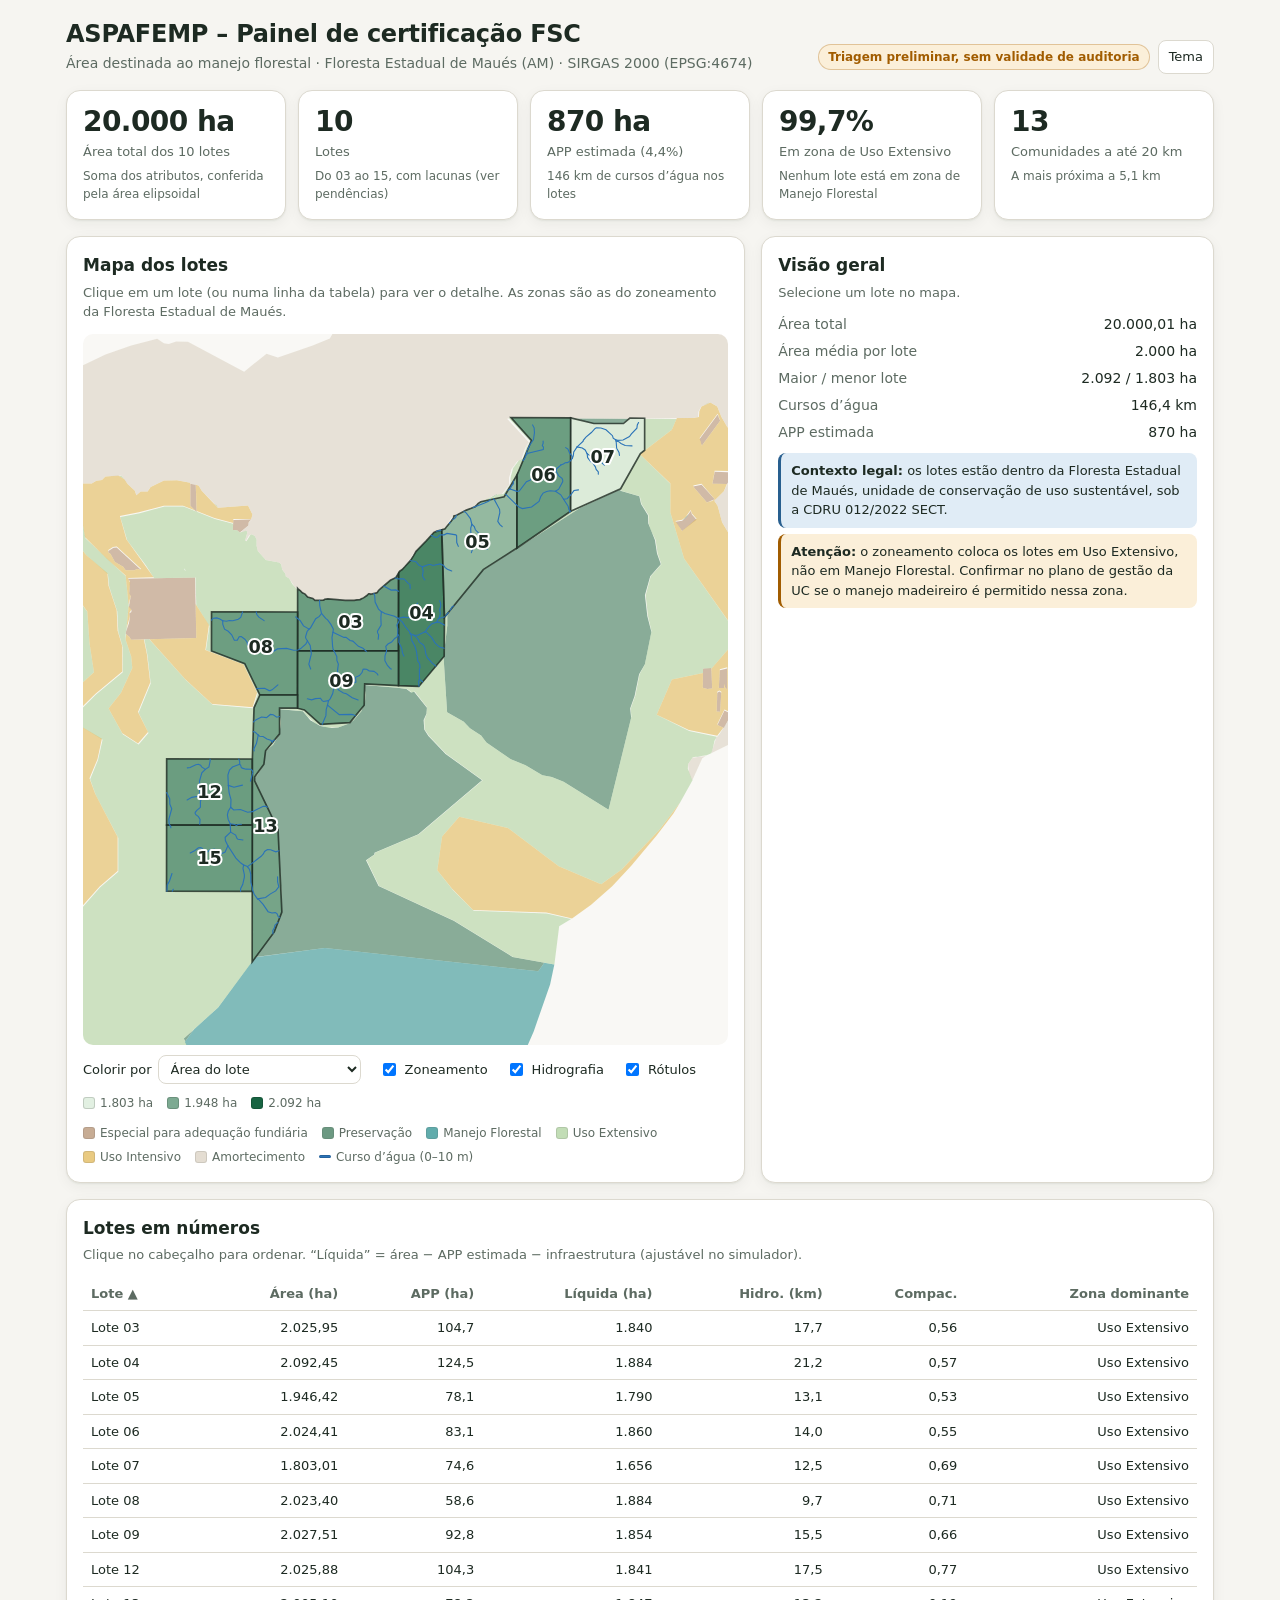
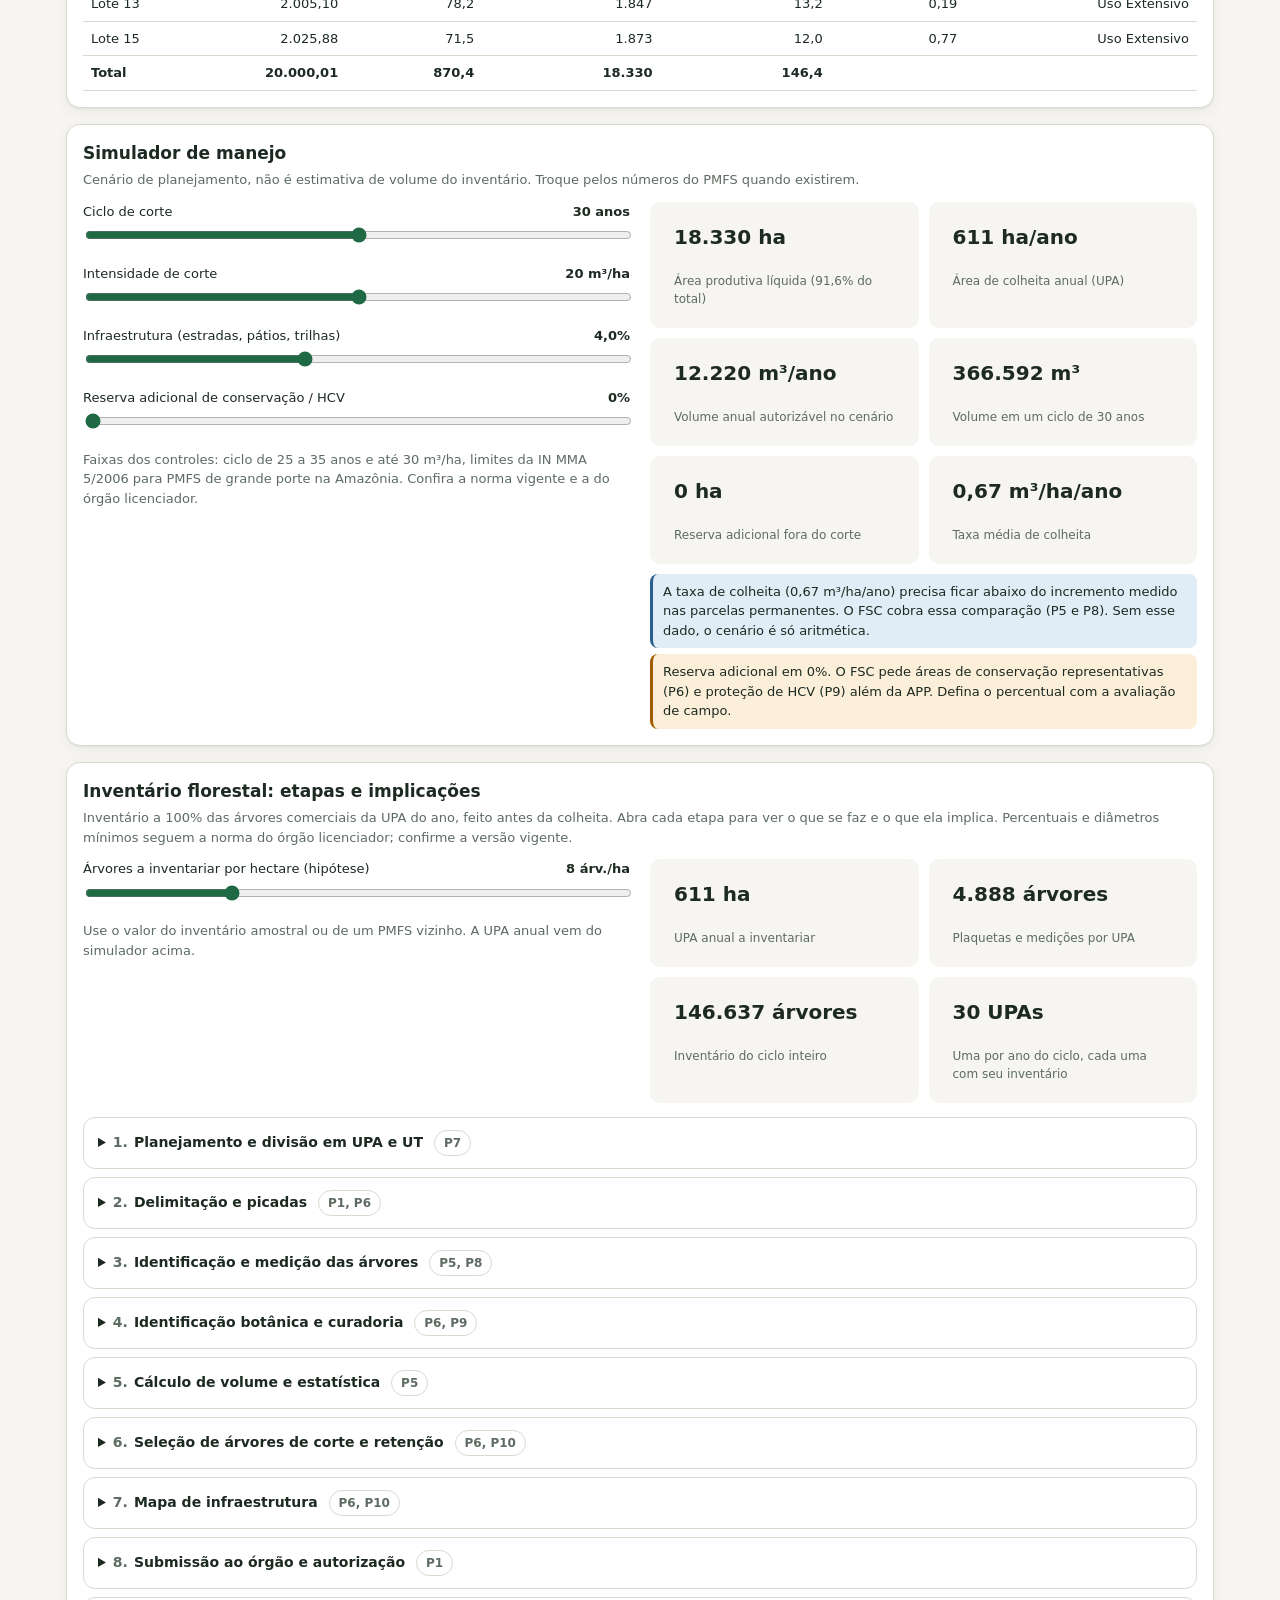
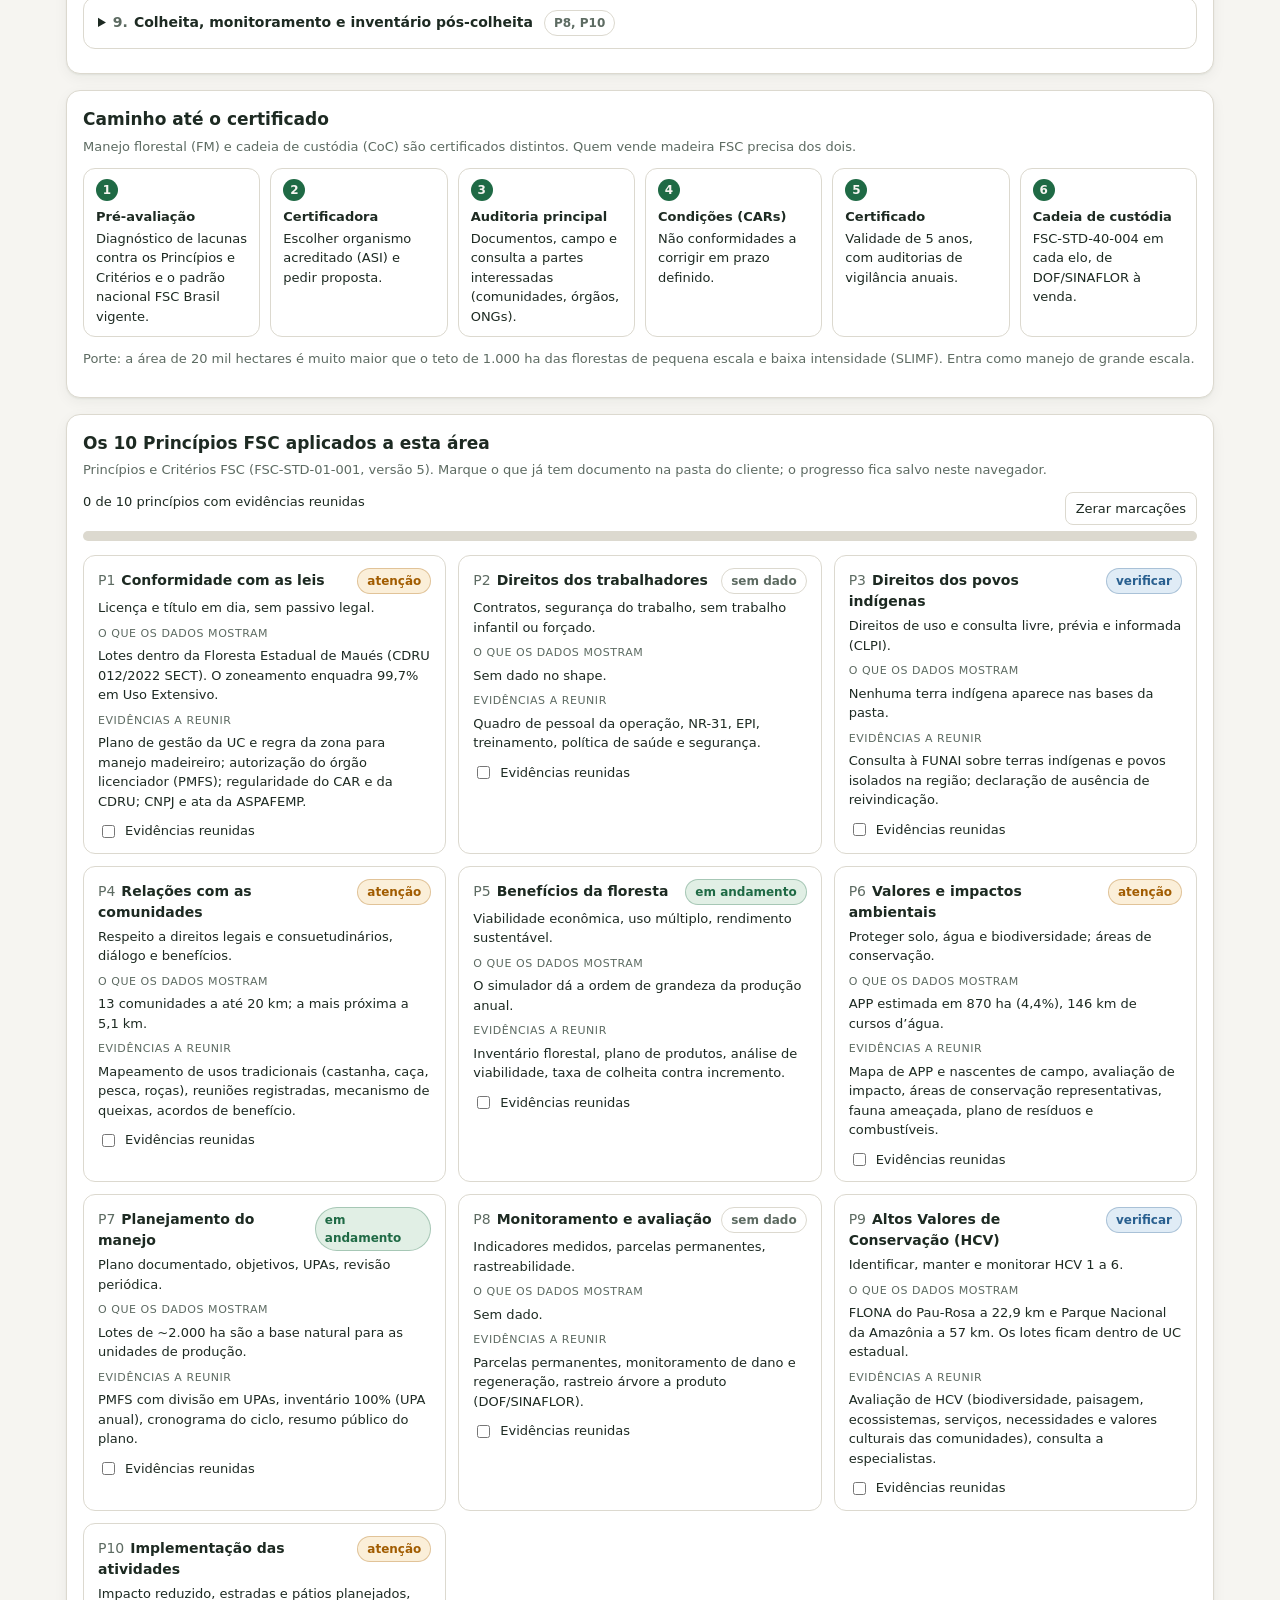
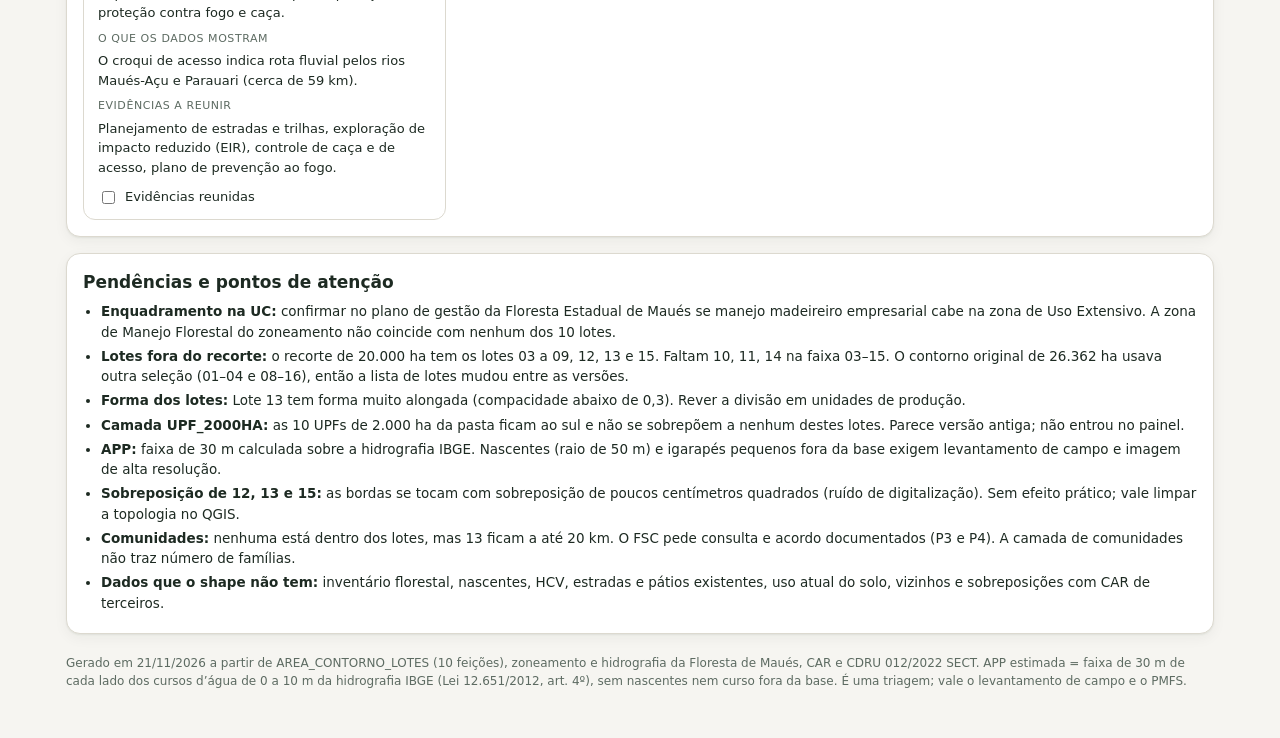
<file: PAINEL_FSC_ASPAFEMP_v1.html>
<!doctype html>
<html lang="pt-BR">
<head>
<meta charset="utf-8">
<meta name="viewport" content="width=device-width, initial-scale=1">
<title>Painel FSC – ASPAFEMP</title>
<style>
:root{
  --bg:#f6f5f1; --surface:#ffffff; --ink:#1d2a22; --muted:#5d6b62; --line:#dcd9cf;
  --accent:#1f6a45; --accent-soft:#e1efe5; --warn:#a15c00; --warn-soft:#fbefd9; --bad:#a32d2d; --bad-soft:#f8e1e1; --ok:#1f6a45; --info:#285f8f; --info-soft:#e0ecf6;
  --water:#2b73b8; --shadow:0 1px 2px rgba(20,30,25,.06),0 4px 14px rgba(20,30,25,.05);
}
@media (prefers-color-scheme:dark){
  :root:not([data-theme="light"]){
    --bg:#121814; --surface:#1b231e; --ink:#e8efe9; --muted:#a2b0a7; --line:#2f3b34;
    --accent:#6fcf97; --accent-soft:#1f3a2b; --warn:#f0b35a; --warn-soft:#3a2c12; --bad:#f08a8a; --bad-soft:#3d1f1f; --ok:#6fcf97; --info:#7fb6e8; --info-soft:#1c2f42;
    --water:#6aaee8; --shadow:none;
  }
}
:root[data-theme="dark"]{
  --bg:#121814; --surface:#1b231e; --ink:#e8efe9; --muted:#a2b0a7; --line:#2f3b34;
  --accent:#6fcf97; --accent-soft:#1f3a2b; --warn:#f0b35a; --warn-soft:#3a2c12; --bad:#f08a8a; --bad-soft:#3d1f1f; --ok:#6fcf97; --info:#7fb6e8; --info-soft:#1c2f42;
  --water:#6aaee8; --shadow:none;
}
*{box-sizing:border-box}
html{-webkit-text-size-adjust:100%}
body{margin:0;background:var(--bg);color:var(--ink);font:15px/1.5 system-ui,-apple-system,"Segoe UI",Roboto,sans-serif}
.wrap{max-width:1180px;margin:0 auto;padding:20px 16px 48px}
header{display:flex;flex-wrap:wrap;gap:12px;align-items:flex-end;justify-content:space-between;margin-bottom:16px}
h1{font-size:24px;line-height:1.2;margin:0 0 4px;letter-spacing:-.01em}
.sub{color:var(--muted);font-size:14px}
.chip{display:inline-block;font-size:12px;font-weight:600;padding:3px 9px;border-radius:999px;background:var(--warn-soft);color:var(--warn);border:1px solid color-mix(in srgb,var(--warn) 30%,transparent)}
.chip.ok{background:var(--accent-soft);color:var(--ok);border-color:color-mix(in srgb,var(--ok) 30%,transparent)}
.chip.bad{background:var(--bad-soft);color:var(--bad);border-color:color-mix(in srgb,var(--bad) 30%,transparent)}
.chip.info{background:var(--info-soft);color:var(--info);border-color:color-mix(in srgb,var(--info) 30%,transparent)}
.chip.mute{background:transparent;color:var(--muted);border-color:var(--line)}
.btn{font:inherit;font-size:13px;color:var(--ink);background:var(--surface);border:1px solid var(--line);border-radius:8px;padding:6px 10px;cursor:pointer}
.btn:hover{border-color:var(--accent)}
.kpis{display:grid;grid-template-columns:repeat(auto-fit,minmax(170px,1fr));gap:12px;margin-bottom:16px}
.card{background:var(--surface);border:1px solid var(--line);border-radius:14px;padding:16px;box-shadow:var(--shadow)}
.kpi .v{font-size:28px;font-weight:700;letter-spacing:-.02em;line-height:1.1}
.kpi .l{color:var(--muted);font-size:13px;margin-top:4px}
.kpi .n{font-size:12px;color:var(--muted);margin-top:6px}
h2{font-size:17px;margin:0 0 4px}
.hint{color:var(--muted);font-size:13px;margin:0 0 12px}
.grid2{display:grid;grid-template-columns:minmax(0,1.5fr) minmax(0,1fr);gap:16px;margin-bottom:16px}
@media (max-width:860px){.grid2{grid-template-columns:1fr}}
.mapbox{position:relative}
svg#mapa{width:100%;height:auto;display:block;border-radius:10px;background:color-mix(in srgb,var(--bg) 70%,var(--surface))}
.lot{stroke:var(--ink);stroke-width:.0009;stroke-opacity:.8;cursor:pointer;transition:opacity .12s}
.lot:hover{opacity:.85}
.lot:focus{outline:none;stroke-width:.003;stroke:var(--accent)}
.lot.sel{stroke-width:.0032;stroke:#e5484d}
.lotlbl{font-size:.0095px;font-weight:700;fill:var(--ink);text-anchor:middle;pointer-events:none;paint-order:stroke;stroke:var(--surface);stroke-width:.0022;stroke-linejoin:round}
.hyd{fill:none;stroke:var(--water);stroke-width:.0006;stroke-linecap:round}
.ctl{display:flex;flex-wrap:wrap;gap:12px 18px;align-items:center;margin:10px 0 0;font-size:13px}
.ctl label{display:inline-flex;gap:6px;align-items:center;cursor:pointer}
select{font:inherit;font-size:13px;background:var(--surface);color:var(--ink);border:1px solid var(--line);border-radius:8px;padding:5px 8px}
.legend{display:flex;flex-wrap:wrap;gap:6px 14px;font-size:12px;color:var(--muted);margin-top:10px}
.legend i{display:inline-block;width:12px;height:12px;border-radius:3px;margin-right:5px;vertical-align:-2px;border:1px solid rgba(0,0,0,.15)}
#tip{position:absolute;pointer-events:none;background:var(--ink);color:var(--bg);font-size:12px;padding:5px 8px;border-radius:6px;opacity:0;transition:opacity .1s;white-space:nowrap;z-index:3}
.dl{display:grid;grid-template-columns:auto 1fr;gap:6px 14px;font-size:14px;margin:10px 0}
.dl dt{color:var(--muted)} .dl dd{margin:0;font-variant-numeric:tabular-nums;text-align:right}
.bar{height:10px;border-radius:5px;background:var(--line);overflow:hidden;display:flex}
.bar span{display:block;height:100%}
.zrow{display:flex;justify-content:space-between;font-size:13px;gap:8px;margin-top:4px}
.zrow b{font-variant-numeric:tabular-nums}
.alerts{display:flex;flex-direction:column;gap:6px;margin-top:10px}
.alert{font-size:13px;padding:8px 10px;border-radius:8px;background:var(--warn-soft);color:var(--ink);border-left:3px solid var(--warn)}
.alert.info{background:var(--info-soft);border-left-color:var(--info)}
table{border-collapse:collapse;width:100%;font-size:13px;font-variant-numeric:tabular-nums}
th,td{padding:7px 8px;text-align:right;border-bottom:1px solid var(--line)}
th:first-child,td:first-child{text-align:left}
th{color:var(--muted);font-weight:600;cursor:pointer;white-space:nowrap}
tr.row{cursor:pointer} tr.row:hover td{background:var(--accent-soft)} tr.row.sel td{background:var(--accent-soft);font-weight:600}
.tscroll{overflow-x:auto}
.sim{display:grid;grid-template-columns:minmax(0,1fr) minmax(0,1fr);gap:20px}
@media (max-width:760px){.sim{grid-template-columns:1fr}}
.field{margin-bottom:14px}
.field label{display:flex;justify-content:space-between;font-size:13px;margin-bottom:4px}
.field label b{font-variant-numeric:tabular-nums}
input[type=range]{width:100%;accent-color:var(--accent)}
.out{display:grid;grid-template-columns:1fr 1fr;gap:10px}
.out div{background:var(--bg);border-radius:10px;padding:10px 12px}
.out .v{font-size:20px;font-weight:700;font-variant-numeric:tabular-nums}
.out .l{font-size:12px;color:var(--muted)}
.fsc{display:grid;grid-template-columns:repeat(auto-fill,minmax(330px,1fr));gap:12px}
.pr{border:1px solid var(--line);border-radius:12px;padding:12px 14px;background:var(--surface)}
.pr.done{border-color:var(--accent);background:color-mix(in srgb,var(--accent-soft) 55%,var(--surface))}
.pr h3{font-size:14px;margin:0 0 4px;display:flex;gap:8px;align-items:baseline;justify-content:space-between}
.pr h3 span.n{color:var(--muted);font-weight:500;margin-right:6px}
.pr p{margin:4px 0;font-size:13px}
.pr .k{color:var(--muted);font-size:11px;text-transform:uppercase;letter-spacing:.05em;margin-top:8px}
.pr label.chk{display:flex;gap:7px;align-items:center;font-size:13px;margin-top:10px;cursor:pointer}
.prog{height:10px;background:var(--line);border-radius:6px;overflow:hidden;margin:6px 0 14px}
.prog span{display:block;height:100%;background:var(--accent);transition:width .2s}
.steps{display:grid;grid-template-columns:repeat(auto-fit,minmax(170px,1fr));gap:10px;counter-reset:s}
.step{border:1px solid var(--line);border-radius:12px;padding:10px 12px;font-size:13px;background:var(--surface)}
.step b{display:block;margin-bottom:2px}
.step::before{counter-increment:s;content:counter(s);display:inline-flex;width:22px;height:22px;border-radius:50%;background:var(--accent);color:var(--bg);font-size:12px;font-weight:700;align-items:center;justify-content:center;margin-bottom:6px}
ul.pend{margin:6px 0 0;padding-left:18px;font-size:13.5px} ul.pend li{margin:4px 0}
footer{color:var(--muted);font-size:12px;margin-top:20px}
section{margin-bottom:16px}
</style>
</head>
<body>
<div class="wrap">
<header>
  <div>
    <h1>ASPAFEMP – Painel de certificação FSC</h1>
    <div class="sub">Área destinada ao manejo florestal · Floresta Estadual de Maués (AM) · SIRGAS 2000 (EPSG:4674)</div>
  </div>
  <div style="display:flex;gap:8px;align-items:center;flex-wrap:wrap">
    <span class="chip">Triagem preliminar, sem validade de auditoria</span>
    <button class="btn" id="tema" type="button">Tema</button>
  </div>
</header>

<div class="kpis" id="kpis"></div>

<section class="grid2">
  <div class="card">
    <h2>Mapa dos lotes</h2>
    <p class="hint">Clique em um lote (ou numa linha da tabela) para ver o detalhe. As zonas são as do zoneamento da Floresta Estadual de Maués.</p>
    <div class="mapbox">
      <svg id="mapa" role="img" aria-label="Mapa dos lotes da ASPAFEMP"></svg>
      <div id="tip"></div>
    </div>
    <div class="ctl">
      <label>Colorir por
        <select id="modo">
          <option value="area">Área do lote</option>
          <option value="app">APP estimada (% do lote)</option>
          <option value="comp">Compacidade da forma</option>
          <option value="zona">Zona dominante</option>
        </select>
      </label>
      <label><input type="checkbox" id="chkZon" checked> Zoneamento</label>
      <label><input type="checkbox" id="chkHid" checked> Hidrografia</label>
      <label><input type="checkbox" id="chkLbl" checked> Rótulos</label>
    </div>
    <div class="legend" id="legenda"></div>
  </div>
  <div class="card" id="detalhe"></div>
</section>

<section class="card">
  <h2>Lotes em números</h2>
  <p class="hint">Clique no cabeçalho para ordenar. “Líquida” = área − APP estimada − infraestrutura (ajustável no simulador).</p>
  <div class="tscroll"><table id="tabela"></table></div>
</section>

<section class="card">
  <h2>Simulador de manejo</h2>
  <p class="hint">Cenário de planejamento, não é estimativa de volume do inventário. Troque pelos números do PMFS quando existirem.</p>
  <div class="sim">
    <div>
      <div class="field"><label>Ciclo de corte <b id="vCiclo"></b></label><input type="range" id="ciclo" min="25" max="35" step="1" value="30"></div>
      <div class="field"><label>Intensidade de corte <b id="vInt"></b></label><input type="range" id="intens" min="10" max="30" step="1" value="20"></div>
      <div class="field"><label>Infraestrutura (estradas, pátios, trilhas) <b id="vInfra"></b></label><input type="range" id="infra" min="0" max="10" step="0.5" value="4"></div>
      <div class="field"><label>Reserva adicional de conservação / HCV <b id="vCons"></b></label><input type="range" id="cons" min="0" max="30" step="1" value="0"></div>
      <p class="hint" style="margin-bottom:0">Faixas dos controles: ciclo de 25 a 35 anos e até 30 m³/ha, limites da IN MMA 5/2006 para PMFS de grande porte na Amazônia. Confira a norma vigente e a do órgão licenciador.</p>
    </div>
    <div>
      <div class="out" id="saida"></div>
      <div class="alerts" id="alertaSim"></div>
    </div>
  </div>
</section>

<section class="card">
  <h2>Inventário florestal: etapas e implicações</h2>
  <p class="hint">Inventário a 100% das árvores comerciais da UPA do ano, feito antes da colheita. Abra cada etapa para ver o que se faz e o que ela implica. Percentuais e diâmetros mínimos seguem a norma do órgão licenciador; confirme a versão vigente.</p>
  <div class="sim" style="margin-bottom:14px">
    <div>
      <div class="field"><label>Árvores a inventariar por hectare (hipótese) <b id="vDens"></b></label><input type="range" id="dens" min="2" max="25" step="1" value="8"></div>
      <p class="hint" style="margin-bottom:0">Use o valor do inventário amostral ou de um PMFS vizinho. A UPA anual vem do simulador acima.</p>
    </div>
    <div class="out" id="saidaInv"></div>
  </div>
  <div id="invSteps"></div>
</section>

<section class="card">
  <h2>Caminho até o certificado</h2>
  <p class="hint">Manejo florestal (FM) e cadeia de custódia (CoC) são certificados distintos. Quem vende madeira FSC precisa dos dois.</p>
  <div class="steps">
    <div class="step"><b>Pré-avaliação</b>Diagnóstico de lacunas contra os Princípios e Critérios e o padrão nacional FSC Brasil vigente.</div>
    <div class="step"><b>Certificadora</b>Escolher organismo acreditado (ASI) e pedir proposta.</div>
    <div class="step"><b>Auditoria principal</b>Documentos, campo e consulta a partes interessadas (comunidades, órgãos, ONGs).</div>
    <div class="step"><b>Condições (CARs)</b>Não conformidades a corrigir em prazo definido.</div>
    <div class="step"><b>Certificado</b>Validade de 5 anos, com auditorias de vigilância anuais.</div>
    <div class="step"><b>Cadeia de custódia</b>FSC-STD-40-004 em cada elo, de DOF/SINAFLOR à venda.</div>
  </div>
  <p class="hint" style="margin-top:12px">Porte: a área de 20 mil hectares é muito maior que o teto de 1.000 ha das florestas de pequena escala e baixa intensidade (SLIMF). Entra como manejo de grande escala.</p>
</section>

<section class="card">
  <h2>Os 10 Princípios FSC aplicados a esta área</h2>
  <p class="hint">Princípios e Critérios FSC (FSC-STD-01-001, versão 5). Marque o que já tem documento na pasta do cliente; o progresso fica salvo neste navegador.</p>
  <div style="display:flex;justify-content:space-between;font-size:13px"><span id="progTxt"></span><button class="btn" id="zerar" type="button">Zerar marcações</button></div>
  <div class="prog"><span id="progBar" style="width:0"></span></div>
  <div class="fsc" id="fsc"></div>
</section>

<section class="card">
  <h2>Pendências e pontos de atenção</h2>
  <ul class="pend" id="pend"></ul>
</section>

<footer>
  Gerado em <span id="gerado"></span> a partir de AREA_CONTORNO_LOTES (10 feições), zoneamento e hidrografia da Floresta de Maués, CAR e CDRU 012/2022 SECT.
  APP estimada = faixa de 30 m de cada lado dos cursos d’água de 0 a 10 m da hidrografia IBGE (Lei 12.651/2012, art. 4º), sem nascentes nem curso fora da base. É uma triagem; vale o levantamento de campo e o PMFS.
</footer>
</div>

<script>
const DATA = {"lotes":[{"nome":"Lote 03","lote":"03","area_ha":2025.95,"perim_m":21372.96,"ring":[[-57.7289,-3.88549],[-57.78341,-3.88544],[-57.78338,-3.85183],[-57.78332,-3.8519],[-57.78186,-3.8532],[-57.78085,-3.85417],[-57.77936,-3.85488],[-57.77801,-3.85645],[-57.7752,-3.85724],[-57.77402,-3.85831],[-57.76958,-3.85821],[-57.76953,-3.85816],[-57.76929,-3.85815],[-57.76876,-3.85763],[-57.76708,-3.85745],[-57.76213,-3.85788],[-57.7577,-3.8583],[-57.75312,-3.8583],[-57.75297,-3.85828],[-57.75287,-3.85828],[-57.75134,-3.85803],[-57.74969,-3.85785],[-57.7486,-3.8573],[-57.7478,-3.85693],[-57.74597,-3.85565],[-57.74502,-3.8547],[-57.74459,-3.8547],[-57.74423,-3.85479],[-57.74411,-3.85505],[-57.74068,-3.85424],[-57.74068,-3.85408],[-57.74036,-3.854],[-57.73969,-3.85291],[-57.73846,-3.85181],[-57.73328,-3.84747],[-57.73108,-3.84637],[-57.73035,-3.84595],[-57.72886,-3.84364],[-57.7289,-3.88549]],"area_elip_ha":2025.95,"centroide":[-57.75489,-3.87009],"bbox":[-57.78341367620856,-3.885487758036841,-57.72886276279963,-3.84363895459895],"vertices":38,"app_ha":104.72,"hidro_km":17.71,"zonas":{"Especial para adequação fundiária":0.0,"Preservação":0.01,"Manejo Florestal":0.0,"Uso Extensivo":2003.5,"Uso Intensivo":0.0,"Amortecimento":20.21}},{"nome":"Lote 04","lote":"04","area_ha":2092.45,"perim_m":21547.76,"ring":[[-57.70552,-3.8203],[-57.70409,-3.86735],[-57.70425,-3.88839],[-57.71793,-3.90464],[-57.72891,-3.90424],[-57.72886,-3.84364],[-57.72815,-3.84253],[-57.72691,-3.84164],[-57.7254,-3.84003],[-57.72491,-3.83948],[-57.72241,-3.83673],[-57.72076,-3.83417],[-57.71942,-3.83185],[-57.71405,-3.82635],[-57.70978,-3.82166],[-57.70813,-3.82098],[-57.70593,-3.82043],[-57.70552,-3.8203]],"area_elip_ha":2092.45,"centroide":[-57.71646,-3.86525],"bbox":[-57.72891462476292,-3.904640956370489,-57.70409173892765,-3.820295564361045],"vertices":17,"app_ha":124.53,"hidro_km":21.17,"zonas":{"Especial para adequação fundiária":0.0,"Preservação":0.5,"Manejo Florestal":0.0,"Uso Extensivo":2089.4,"Uso Intensivo":0.0,"Amortecimento":1.12}},{"nome":"Lote 05","lote":"05","area_ha":1946.42,"perim_m":21570.51,"ring":[[-57.6649,-3.79064],[-57.66493,-3.83008],[-57.68312,-3.84172],[-57.70409,-3.86735],[-57.70552,-3.8203],[-57.70374,-3.8197],[-57.70294,-3.81854],[-57.7005,-3.81561],[-57.69922,-3.81384],[-57.69897,-3.81274],[-57.69757,-3.81238],[-57.69226,-3.80963],[-57.68964,-3.80865],[-57.68756,-3.8078],[-57.68665,-3.80701],[-57.68597,-3.80615],[-57.685,-3.80548],[-57.68445,-3.80511],[-57.67187,-3.80241],[-57.6649,-3.79064]],"area_elip_ha":1946.42,"centroide":[-57.68623,-3.82727],"bbox":[-57.70551685329011,-3.867352955904275,-57.66490261475759,-3.790643712033531],"vertices":19,"app_ha":78.11,"hidro_km":13.14,"zonas":{"Especial para adequação fundiária":0.0,"Preservação":0.0,"Manejo Florestal":0.0,"Uso Extensivo":1942.17,"Uso Intensivo":0.0,"Amortecimento":2.66}},{"nome":"Lote 06","lote":"06","area_ha":2024.41,"perim_m":21468.61,"ring":[[-57.63591,-3.75992],[-57.63595,-3.81026],[-57.66493,-3.83008],[-57.6649,-3.79064],[-57.65712,-3.77213],[-57.66819,-3.75976],[-57.63591,-3.75992]],"area_elip_ha":2024.41,"centroide":[-57.65056,-3.79112],"bbox":[-57.66818524735631,-3.830080227626183,-57.63591092965312,-3.759755121003507],"vertices":6,"app_ha":83.06,"hidro_km":14.02,"zonas":{"Especial para adequação fundiária":0.0,"Preservação":0.0,"Manejo Florestal":0.0,"Uso Extensivo":2011.57,"Uso Intensivo":0.0,"Amortecimento":11.48}},{"nome":"Lote 07","lote":"07","area_ha":1803.01,"perim_m":18084.73,"ring":[[-57.59599,-3.77739],[-57.59827,-3.77913],[-57.60896,-3.79814],[-57.63595,-3.81026],[-57.63591,-3.75992],[-57.62342,-3.76297],[-57.60743,-3.76299],[-57.60397,-3.76009],[-57.59598,-3.76013],[-57.59599,-3.77739]],"area_elip_ha":1803.01,"centroide":[-57.61866,-3.78135],"bbox":[-57.63594765347966,-3.810264582550914,-57.595978050370675,-3.759918907660707],"vertices":9,"app_ha":74.58,"hidro_km":12.51,"zonas":{"Especial para adequação fundiária":0.0,"Preservação":6.33,"Manejo Florestal":0.0,"Uso Extensivo":1792.22,"Uso Intensivo":0.01,"Amortecimento":3.12}},{"nome":"Lote 08","lote":"08","area_ha":2023.4,"perim_m":18910.86,"ring":[[-57.82988,-3.86447],[-57.78339,-3.86452],[-57.78344,-3.90926],[-57.80381,-3.90924],[-57.81195,-3.89237],[-57.8299,-3.88557],[-57.82988,-3.86447]],"area_elip_ha":2023.4,"centroide":[-57.80329,-3.88349],"bbox":[-57.82990317157176,-3.909263430170892,-57.78339442904005,-3.864474062885826],"vertices":6,"app_ha":58.56,"hidro_km":9.7,"zonas":{"Especial para adequação fundiária":0.0,"Preservação":0.0,"Manejo Florestal":0.0,"Uso Extensivo":2022.18,"Uso Intensivo":0.0,"Amortecimento":0.0}},{"nome":"Lote 09","lote":"09","area_ha":2027.51,"perim_m":19677.85,"ring":[[-57.78341,-3.88544],[-57.7289,-3.88549],[-57.72891,-3.90424],[-57.74717,-3.90326],[-57.74746,-3.91476],[-57.75515,-3.92411],[-57.77104,-3.9251],[-57.77973,-3.91733],[-57.78344,-3.91636],[-57.78341,-3.88544]],"area_elip_ha":2027.51,"centroide":[-57.75971,-3.90193],"bbox":[-57.783442312072,-3.925104196070139,-57.72889848793906,-3.885438788755641],"vertices":9,"app_ha":92.83,"hidro_km":15.5,"zonas":{"Especial para adequação fundiária":0.0,"Preservação":0.3,"Manejo Florestal":0.0,"Uso Extensivo":2025.9,"Uso Intensivo":0.0,"Amortecimento":0.0}},{"nome":"Lote 12","lote":"12","area_ha":2025.88,"perim_m":18162.4,"ring":[[-57.85411,-3.94369],[-57.80783,-3.94373],[-57.80787,-3.97938],[-57.85414,-3.97933],[-57.85411,-3.94369]],"area_elip_ha":2025.88,"centroide":[-57.83099,-3.96153],"bbox":[-57.85414354915987,-3.97938104526044,-57.8078322817009,-3.943685620110948],"vertices":4,"app_ha":104.25,"hidro_km":17.47,"zonas":{"Especial para adequação fundiária":0.0,"Preservação":0.0,"Manejo Florestal":0.0,"Uso Extensivo":2024.68,"Uso Intensivo":0.0,"Amortecimento":0.0}},{"nome":"Lote 13","lote":"13","area_ha":2005.1,"perim_m":36565.28,"ring":[[-57.80784,-3.9547],[-57.80783,-3.94373],[-57.80693,-3.91614],[-57.80381,-3.90924],[-57.78344,-3.90926],[-57.78344,-3.91636],[-57.79314,-3.91632],[-57.79312,-3.93021],[-57.8007,-3.93928],[-57.8016,-3.94656],[-57.8066,-3.95338],[-57.8066,-3.95549],[-57.79397,-3.98171],[-57.7919,-4.02623],[-57.79598,-4.03688],[-57.80794,-4.05304],[-57.80784,-3.9547]],"area_elip_ha":2005.1,"centroide":[-57.8007,-3.97992],"bbox":[-57.80793929944059,-4.053035532089408,-57.78343572284721,-3.909244106015519],"vertices":16,"app_ha":78.23,"hidro_km":13.21,"zonas":{"Especial para adequação fundiária":0.0,"Preservação":16.46,"Manejo Florestal":0.75,"Uso Extensivo":1986.66,"Uso Intensivo":0.0,"Amortecimento":0.0}},{"nome":"Lote 15","lote":"15","area_ha":2025.88,"perim_m":18162.4,"ring":[[-57.85414,-3.97933],[-57.80787,-3.97938],[-57.8079,-4.01503],[-57.85418,-4.01498],[-57.85414,-3.97933]],"area_elip_ha":2025.88,"centroide":[-57.83102,-3.99718],"bbox":[-57.85418044048149,-4.015030078534123,-57.8078668611613,-3.97933426416209],"vertices":4,"app_ha":71.53,"hidro_km":11.99,"zonas":{"Especial para adequação fundiária":0.0,"Preservação":0.0,"Manejo Florestal":0.0,"Uso Extensivo":2024.68,"Uso Intensivo":0.0,"Amortecimento":0.0}}],"zoneamento":[{"zona":"Especial para adequação fundiária","geom":{"type":"MultiPolygon","coordinates":[[[[-57.92068402291741,-4.071907102955497],[-57.924263498325566,-4.0693929326556315],[-57.92426348974883,-4.0631714339044525],[-57.92349645282413,-4.059378876812543],[-57.92537141178812,-4.054734057538589],[-57.90155083213793,-4.054819302603489],[-57.90167869396766,-4.0719071189296],[-57.92068402291741,-4.071907102955497]]],[[[-57.553180793190705,-3.927056263143223],[-57.556641356585786,-3.9254139508680534],[-57.5528875152681,-3.91761298475614],[-57.5490163760642,-3.9194312583131627],[-57.553180793190705,-3.927056263143223]]],[[[-57.55523366236556,-3.9182581765783606],[-57.55711057899674,-3.918082213371188],[-57.55675864685631,-3.908052396336279],[-57.55564422667374,-3.9074072045438566],[-57.554588461475575,-3.90805239791518],[-57.55523366236556,-3.9182581765783606]]],[[[-57.5513625094013,-3.9062927834265513],[-57.55235962071599,-3.905471628234767],[-57.55312211591879,-3.9033600871107175],[-57.55312211801878,-3.9054716276776564],[-57.55593749335571,-3.9055302795754048],[-57.555409600462426,-3.89591103947444],[-57.55142115175377,-3.8949139261075927],[-57.5513625094013,-3.9062927834265513]]],[[[-57.562154781507054,-3.9060581597309554],[-57.56455958020137,-3.9054129653654917],[-57.56444226269562,-3.8950312243395118],[-57.55998458501463,-3.8947379587763007],[-57.55951536610989,-3.9057062379272804],[-57.562154781507054,-3.9060581597309554]]],[[[-57.52790101547933,-3.876144695774443],[-57.529953888691885,-3.8714523824615283],[-57.52033468527443,-3.8679918102947632],[-57.51852487554247,-3.8723356320532063],[-57.52790101547933,-3.876144695774443]]],[[[-57.545614403758876,-3.8599562061741004],[-57.54854708295282,-3.856202354394658],[-57.53828268977609,-3.8530937056609758],[-57.535817511837294,-3.856690570676102],[-57.545614403758876,-3.8599562061741004]]],[[[-57.87328885036723,-3.8794814033811384],[-57.874271248982105,-3.8778055375427933],[-57.876178258520255,-3.8764186132126905],[-57.876224488668406,-3.8756326895324946],[-57.8744677258208,-3.870547307226698],[-57.8739129574252,-3.867033769373114],[-57.874375261639116,-3.8653694612009177],[-57.87317326657658,-3.8644910781069974],[-57.873127035650235,-3.8635202317219193],[-57.87449083720061,-3.8618096920718297],[-57.87351999245713,-3.8560770784521528],[-57.874352141560564,-3.854459000651649],[-57.87393606423112,-3.8479866936087737],[-57.87499936594471,-3.8466460006800527],[-57.83878927607401,-3.84590634035645],[-57.838095833402676,-3.8786146066107294],[-57.87328885036723,-3.8794814033811384]]],[[[-57.53834133333877,-3.843181196456486],[-57.544206701893174,-3.84558600204663],[-57.54625957609375,-3.841597535116597],[-57.54561438409992,-3.840483111409524],[-57.54414804283367,-3.840307150733395],[-57.54426535097702,-3.841010997186801],[-57.541215359159494,-3.8397206144672453],[-57.53902736148765,-3.8405843031980695],[-57.53834133333877,-3.843181196456486]]],[[[-57.86791158645799,-3.841855710481565],[-57.8699392295945,-3.8413987725046064],[-57.8715956146269,-3.842055616381424],[-57.87627918493217,-3.841998495243042],[-57.877564310253135,-3.8401421930590107],[-57.882047971240695,-3.8376576016811237],[-57.88438975465906,-3.833316710114128],[-57.88576055540799,-3.8324028371647714],[-57.885532089110725,-3.831717433786931],[-57.88284760304248,-3.8299468097119105],[-57.88110554355876,-3.829804019094913],[-57.86791158645799,-3.841855710481565]]],[[[-57.80997293514098,-3.8178727523962355],[-57.8145869450437,-3.8217104139627214],[-57.81608575963615,-3.8204421789546497],[-57.81839162770323,-3.820326883599343],[-57.81810339305549,-3.8150233616770373],[-57.808324015350586,-3.8147407274757366],[-57.80985991458839,-3.816233955370276],[-57.80997293514098,-3.8178727523962355]]],[[[-57.575761485640015,-3.820859927122504],[-57.579329848810566,-3.8159440455335547],[-57.575686625740126,-3.815420020570645],[-57.57336594336218,-3.8134736332630457],[-57.57114507496021,-3.8100799319035943],[-57.57044637431554,-3.8120013671548167],[-57.56797596984637,-3.8148460917043683],[-57.575761485640015,-3.820859927122504]]],[[[-57.56239103984785,-3.805499864601344],[-57.569804800101934,-3.7968827768014317],[-57.565224571877344,-3.795951204345669],[-57.558121335524675,-3.8038307938681815],[-57.56239103984785,-3.805499864601344]]],[[[-57.841335012971406,-3.7954810196767768],[-57.83839364584036,-3.79604399784142],[-57.837933858914575,-3.810699822509498],[-57.84133501419731,-3.807298649054407],[-57.841335012971406,-3.7954810196767768]]],[[[-57.55144507138976,-3.795601874044288],[-57.559402248226796,-3.795485420442418],[-57.55816015258526,-3.7889643871510934],[-57.55047468491868,-3.7891972869463726],[-57.55070757705325,-3.7942821416297745],[-57.55144507138976,-3.795601874044288]]],[[[-57.929576144160194,-3.7853948818723717],[-57.92825521046185,-3.7839229791415474],[-57.926066236089966,-3.78343234607187],[-57.920782504454884,-3.786829051177935],[-57.919843991467324,-3.788879433773572],[-57.92002805630842,-3.7905797139740587],[-57.92316750054594,-3.7907899401953418],[-57.92317905537379,-3.7919241001178454],[-57.921772764415344,-3.792869817166809],[-57.92117878555359,-3.791659913370068],[-57.91942547003102,-3.7916599148598693],[-57.91886101539608,-3.7922401268925365],[-57.91702728244183,-3.79852880037738],[-57.91449863932065,-3.8002648939525514],[-57.91179117826595,-3.8046096960825673],[-57.909241546801404,-3.8065103419139166],[-57.915175236291105,-3.8130698749287877],[-57.92016134928927,-3.808853334823241],[-57.92448112093112,-3.8154745543318023],[-57.928255215458066,-3.8178522416745504],[-57.93293509323466,-3.818229648380049],[-57.93429376700547,-3.8199657385819443],[-57.935237290585846,-3.820192184226452],[-57.94674827739064,-3.812643951469658],[-57.9492391779798,-3.806378924148058],[-57.95227732374645,-3.801774505588221],[-57.952579250725975,-3.8001138970235147],[-57.95193765397064,-3.7972078310131976],[-57.95273021330048,-3.793546942229909],[-57.951305236208945,-3.793181563496918],[-57.94657843965834,-3.795018851291368],[-57.94503106157264,-3.7946037007562086],[-57.94352142323645,-3.792527940071542],[-57.943408200198895,-3.790452179096107],[-57.94016247833335,-3.787772562629699],[-57.93963410531314,-3.78550809660984],[-57.93733595724344,-3.783337804972473],[-57.93644499447569,-3.7805640127025844],[-57.93459568814369,-3.779356298863511],[-57.933199273755264,-3.779356300036309],[-57.931614154183514,-3.7809791695223525],[-57.93038550487044,-3.783175830659961],[-57.93017999952079,-3.7852439161505838],[-57.929576144160194,-3.7853948818723717]]],[[[-57.565111006711646,-3.774916996116369],[-57.56630910494347,-3.771274759884629],[-57.55658055139018,-3.7582873238145855],[-57.55519075752887,-3.761498242864684],[-57.565111006711646,-3.774916996116369]]]]}},{"zona":"Preservação","geom":{"type":"MultiPolygon","coordinates":[[[[-57.84411230401814,-4.095914369886521],[-57.84483765945774,-4.094372978618453],[-57.83955179329082,-4.089620856289497],[-57.84411230401814,-4.095914369886521]]],[[[-57.56829127081792,-3.9423687777403345],[-57.567372050837896,-3.9421510671858377],[-57.56516523741253,-3.9421510690053463],[-57.56764648413655,-3.9422286065921575],[-57.56829127081792,-3.9423687777403345]]],[[[-57.56003599478154,-3.9405958152449836],[-57.560024618133184,-3.94058892028892],[-57.56003852721864,-3.9406017774665214],[-57.56003599478154,-3.9405958152449836]]],[[[-57.55646205765709,-3.9313689618412897],[-57.555714340187144,-3.9307985032828907],[-57.55352259941442,-3.9275056645132684],[-57.555726489003824,-3.930878581487188],[-57.55646205765709,-3.9313689618412897]]],[[[-57.553307212872596,-3.9271603599583824],[-57.55331808689587,-3.927154603087296],[-57.553230404099985,-3.9270327188252185],[-57.553307212872596,-3.9271603599583824]]],[[[-57.546732761720236,-3.9091199586277376],[-57.54662009233696,-3.9085816472797283],[-57.546939485734526,-3.9083687172175994],[-57.546606478633365,-3.908568522681576],[-57.546732761720236,-3.9091199586277376]]],[[[-57.556855336335175,-3.9108079780424223],[-57.55677343971399,-3.908078169035799],[-57.556759238263126,-3.9080692510117645],[-57.556855336335175,-3.9108079780424223]]],[[[-57.55523056972791,-3.907659996281991],[-57.55564422667378,-3.90740720454395],[-57.55588742706106,-3.9075480050211486],[-57.5556394952312,-3.907399769403561],[-57.55523056972791,-3.907659996281991]]],[[[-57.55593749335566,-3.9055302795753777],[-57.55312183617934,-3.905471627640276],[-57.553121835092284,-3.905479832813321],[-57.55593749335566,-3.9055302795753777]]],[[[-57.74744935081159,-3.903900175237319],[-57.72944552631345,-3.9053474482504975],[-57.72457132507647,-3.906028193433181],[-57.7221179017087,-3.9079413854435794],[-57.720467479738865,-3.907455717797257],[-57.71355433850542,-3.916159363564135],[-57.71379548982149,-3.9193976652715854],[-57.715332091305235,-3.922750100257844],[-57.715011737831084,-3.9278758382692622],[-57.712769240474685,-3.931399783989093],[-57.703478889383796,-3.941010547831893],[-57.68379049453452,-3.955211067362094],[-57.71818974953188,-3.9842653492714994],[-57.7418637724006,-3.994249385832231],[-57.74191927095313,-3.9951373602488007],[-57.7464489969922,-3.9982424235509613],[-57.73967412057691,-4.012097447748359],[-57.69908582166671,-4.030896355321601],[-57.66728657312681,-4.050366646296571],[-57.64475389325796,-4.054491155724747],[-57.650214391323125,-4.053492992233086],[-57.653414392324855,-4.058093002780105],[-57.7687142174979,-4.04559288588972],[-57.80605555932483,-4.05045916936593],[-57.796314699432585,-4.037304993798507],[-57.79222533562223,-4.026623816014347],[-57.79222531909081,-4.013989505085087],[-57.794300483609874,-3.9820680229501315],[-57.80662955407663,-3.9552124604333776],[-57.806629553333316,-3.9538086473974805],[-57.80510367566294,-3.9523438001316595],[-57.80192984883495,-3.946972691731725],[-57.801014318774634,-3.939709485858594],[-57.79661979118865,-3.93598633283479],[-57.79344596419495,-3.930615224503071],[-57.792347329376334,-3.924450655099554],[-57.793445957323065,-3.918164013343634],[-57.7928192037695,-3.9169105025634865],[-57.7805405872109,-3.9180333332080353],[-57.776525341622204,-3.922818543084844],[-57.771115615354155,-3.925941869103281],[-57.764963897832345,-3.927026591698078],[-57.76152461604694,-3.926770021515226],[-57.75560421212154,-3.9246337888120078],[-57.75316280783892,-3.922802730237257],[-57.749012419489766,-3.9180419763076504],[-57.746937223056314,-3.912121549236801],[-57.746693080771045,-3.909008746734766],[-57.74744935081159,-3.903900175237319]]],[[[-57.55265288642901,-3.903536049318455],[-57.552359620716004,-3.905471628234839],[-57.55162766946257,-3.9060744150682],[-57.55237040799784,-3.905479134696852],[-57.55265288642901,-3.903536049318455]]],[[[-57.552373442765784,-3.905478164621547],[-57.55287344013712,-3.903478158397014],[-57.55237040799784,-3.905479134696852],[-57.552373442765784,-3.905478164621547]]],[[[-57.5438064771416,-3.903548510064729],[-57.54436992071994,-3.90346801736268],[-57.542233259935315,-3.9030006225279634],[-57.5438064771416,-3.903548510064729]]],[[[-57.53711139679853,-3.8993490676996374],[-57.536217839895585,-3.8993391820906593],[-57.5363964823399,-3.8994285035078464],[-57.53711139679853,-3.8993490676996374]]],[[[-57.564559266844576,-3.905385235579716],[-57.56457342708971,-3.905378155413471],[-57.56448650580438,-3.898946415756646],[-57.564559266844576,-3.905385235579716]]],[[[-57.53456435890088,-3.8984820996490415],[-57.53459617077519,-3.8984497908341833],[-57.53422925627514,-3.897998061473798],[-57.53456435890088,-3.8984820996490415]]],[[[-57.532399538577806,-3.896619017066687],[-57.53138648534407,-3.8962184978829595],[-57.532516467253,-3.8967125602323276],[-57.532399538577806,-3.896619017066687]]],[[[-57.53088341569898,-3.895406115847121],[-57.53088648514204,-3.8954184959315454],[-57.532399538577806,-3.896619017066687],[-57.53088341569898,-3.895406115847121]]],[[[-57.87447302600955,-3.8705738082744205],[-57.874473025911,-3.8703511995079136],[-57.8744677258208,-3.8705473072267784],[-57.87447302600955,-3.8705738082744205]]],[[[-57.5208643278353,-3.8665836733440617],[-57.52186646599468,-3.866578419216737],[-57.520866467193635,-3.8665784199940645],[-57.5208643278353,-3.8665836733440617]]],[[[-57.873912957425134,-3.867033769373113],[-57.87424579441571,-3.8659730967054777],[-57.8742556173559,-3.865938716203461],[-57.87423657041984,-3.865970461274986],[-57.873912957425134,-3.867033769373113]]],[[[-57.87312703565017,-3.863520231721925],[-57.87367302334202,-3.862477781626125],[-57.8740987598075,-3.8620825347559538],[-57.87368180202092,-3.862456923423422],[-57.87312703565017,-3.863520231721925]]],[[[-57.532966446066716,-3.860184445617947],[-57.53297342066133,-3.8601780471689784],[-57.53407164262624,-3.8584884638145915],[-57.532966446066716,-3.860184445617947]]],[[[-57.54850947456173,-3.856250493422656],[-57.547871965186125,-3.8570665102952013],[-57.548551460843875,-3.856205810632415],[-57.54850947456173,-3.856250493422656]]],[[[-57.74468259308058,-3.855086194596379],[-57.7448227363366,-3.8550782087499513],[-57.744686193564526,-3.8550782088594087],[-57.74468259308058,-3.855086194596379]]],[[[-57.537083533598974,-3.855543708306981],[-57.53822403624226,-3.853269667568251],[-57.53823233917351,-3.8532447585897422],[-57.538218940433,-3.85326653167881],[-57.537083533598974,-3.855543708306981]]],[[[-57.73174967572214,-3.84675782070484],[-57.73180122576725,-3.8467340036856266],[-57.731346546086776,-3.8465001263693614],[-57.73174967572214,-3.84675782070484]]],[[[-57.54417339259227,-3.845577995757797],[-57.544175833671986,-3.8455733460522104],[-57.538586975276395,-3.8432819098386535],[-57.54417339259227,-3.845577995757797]]],[[[-57.84432973876748,-3.8420626111210026],[-57.844593318423925,-3.841930820461492],[-57.84459331829163,-3.8416508478348197],[-57.84432973876748,-3.8420626111210026]]],[[[-57.86962075624396,-3.841408170073276],[-57.869667742480004,-3.841398772743256],[-57.86965364660793,-3.841398772755643],[-57.86962075624396,-3.841408170073276]]],[[[-57.546273386129236,-3.841577982385905],[-57.54599485910175,-3.841140296194072],[-57.54608233029352,-3.8419419005983237],[-57.546273386129236,-3.841577982385905]]],[[[-57.544265350977035,-3.8410109971868747],[-57.54425869901293,-3.8409750444880864],[-57.544262408073884,-3.841010290891191],[-57.544265350977035,-3.8410109971868747]]],[[[-57.54233231323052,-3.8403825146796438],[-57.54125641540166,-3.839728325860012],[-57.541239118706656,-3.839734694230883],[-57.54233231323052,-3.8403825146796438]]],[[[-57.877564310253085,-3.84014219305898],[-57.87917300679416,-3.8390777017353312],[-57.88204797124062,-3.8376576016810966],[-57.87919213658081,-3.8390569690559353],[-57.877564310253085,-3.84014219305898]]],[[[-57.72618751235594,-3.840422954071339],[-57.723166206312186,-3.8371081702983845],[-57.721561981799724,-3.8345947043824387],[-57.72313349142943,-3.8371091272249553],[-57.72618751235594,-3.840422954071339]]],[[[-57.97675892455609,-3.841601037549599],[-57.97291230891803,-3.846217617729934],[-57.97677178273817,-3.8486180403970396],[-57.979223291229296,-3.8511699791451264],[-57.97765922882363,-3.839670318473376],[-57.97675892455609,-3.841601037549599]]],[[[-57.98223024602441,-3.868107117342046],[-57.98479273037596,-3.872255915274532],[-57.98537559256092,-3.8847874246242955],[-57.98787663896745,-3.8893084847261097],[-57.988688099975874,-3.8923369078322674],[-57.988688102027446,-3.898583553463506],[-57.987114207804815,-3.907385700682922],[-57.98465156453391,-3.91185192863482],[-57.98198033845678,-3.9278793875583076],[-57.973442893634946,-3.9474215256127807],[-57.97466552764361,-3.9527304989094643],[-57.98110792868873,-3.9623538023778226],[-57.980796784145554,-3.964454045697405],[-57.98298892354044,-3.9689895232331023],[-57.98070670624822,-3.980147101046881],[-57.971070663046866,-3.9862330592939577],[-57.95261165392231,-4.022478225331441],[-57.95662690531695,-4.027263425140115],[-57.957951919214636,-4.030104927358889],[-57.95876338337741,-4.033133349148473],[-57.958763392096444,-4.039379989238184],[-57.957951936382784,-4.042408407848902],[-57.9548286348334,-4.04781816268878],[-57.95261169230143,-4.050035123044865],[-57.94723216046224,-4.0531443659255295],[-57.94918586973984,-4.059807370024201],[-57.95286227819627,-4.064253721695133],[-57.954187292113104,-4.067095223883124],[-57.954998756285164,-4.070123644758602],[-57.95499876499245,-4.076370285766257],[-57.95418730925813,-4.079398704410154],[-57.95106400764085,-4.084808459358987],[-57.94627882376824,-4.08882372706816],[-57.940327803509916,-4.090967304044746],[-57.93964703873064,-4.092928001170341],[-57.9508208391378,-4.111461447040406],[-57.95348012596714,-4.110669313418026],[-57.959717286550045,-4.11028057461588],[-57.96284059522828,-4.110553826188784],[-57.96808199693165,-4.112397221267029],[-57.97898659057462,-4.098189997518123],[-57.98654140466147,-4.085556067139188],[-57.99282148611209,-4.0722424654596905],[-57.99776635316107,-4.0583774121754566],[-58.00132838313168,-4.044094437863529],[-58.00347327107697,-4.029531097985298],[-58.00418036016142,-4.014827648127072],[-58.00410691058784,-3.9435317867545234],[-58.00336956366502,-3.9288301852557144],[-58.00119477989428,-3.9142716454022497],[-57.99760350300077,-3.899996369664508],[-57.99263031790149,-3.8861418326068278],[-57.986323117643636,-3.872841456972217],[-57.98261538953835,-3.8666697347963734],[-57.98223024602441,-3.868107117342046]]],[[[-57.88553208911063,-3.8317174337869297],[-57.884972997624374,-3.8309776698815434],[-57.88465690561778,-3.8308371841862807],[-57.88498948008386,-3.8310034717160932],[-57.88553208911063,-3.8317174337869297]]],[[[-57.8679193707014,-3.8418486001583543],[-57.8811055435587,-3.829804019094897],[-57.86790494068521,-3.8418484605257546],[-57.8679193707014,-3.8418486001583543]]],[[[-57.80854520955642,-3.82270760203457],[-57.808326108056725,-3.822598050956115],[-57.808322295656104,-3.8225999237261648],[-57.80854520955642,-3.82270760203457]]],[[[-57.81275610284971,-3.819928037945191],[-57.81209175356594,-3.8192349943523096],[-57.81229123353934,-3.8194631668840975],[-57.81275610284971,-3.819928037945191]]],[[[-57.809873080449925,-3.8167154222472335],[-57.80987812474884,-3.8164980025393627],[-57.80987308042643,-3.8164248599068773],[-57.809873080449925,-3.8167154222472335]]],[[[-57.57577334589155,-3.820877887955179],[-57.57937334220453,-3.815977866986027],[-57.57576528031399,-3.820871683640828],[-57.57577334589155,-3.820877887955179]]],[[[-57.57748328378802,-3.81599395417627],[-57.57747334437835,-3.815977868510921],[-57.57568662574005,-3.8154200205706443],[-57.57748328378802,-3.81599395417627]]],[[[-57.57930529825998,-3.8159778670909077],[-57.57576148564002,-3.8208599271225836],[-57.56799084611899,-3.814857582716575],[-57.57576528031399,-3.820871683640828],[-57.57930529825998,-3.8159778670909077]]],[[[-57.57568662574005,-3.8154200205706443],[-57.57337334929319,-3.8134778625723755],[-57.572069248574905,-3.8117696525751663],[-57.57568662574005,-3.8154200205706443]]],[[[-57.915175236291134,-3.813069874928853],[-57.914879933116694,-3.8127434252704444],[-57.91517296134325,-3.8130775814880384],[-57.92016134928921,-3.8088533348232283],[-57.915175236291134,-3.813069874928853]]],[[[-57.81638170440315,-3.8084051838598896],[-57.815556098705535,-3.8083679949025053],[-57.815473073409485,-3.808377650187131],[-57.81638170440315,-3.8084051838598896]]],[[[-57.68572255177992,-3.8059034640191993],[-57.68572624635058,-3.8058980900415427],[-57.68566376748392,-3.8058630498483326],[-57.68572255177992,-3.8059034640191993]]],[[[-57.90954286700795,-3.80653351996112],[-57.91079450410651,-3.805699089947294],[-57.90953721373546,-3.8065330851021186],[-57.90954286700795,-3.80653351996112]]],[[[-57.5596733658388,-3.8047778413270668],[-57.562093561119944,-3.8052618808202867],[-57.55966877642276,-3.8047752895112965],[-57.5596733658388,-3.8047778413270668]]],[[[-57.56200288484257,-3.80518933955485],[-57.55967395557287,-3.804762368703147],[-57.55900023720913,-3.8043581364676924],[-57.55966877642276,-3.8047752895112965],[-57.56200288484257,-3.80518933955485]]],[[[-57.558113983077924,-3.8038332750001276],[-57.558121335524696,-3.8038307938682854],[-57.55858424764153,-3.803317287448379],[-57.558113983077924,-3.8038332750001276]]],[[[-57.67929077880071,-3.803024866983209],[-57.67857625456842,-3.802738084353912],[-57.67788625537163,-3.80214808277486],[-57.675796257788186,-3.801008080324718],[-57.67559916033262,-3.801073779945755],[-57.6785168401491,-3.802746248761608],[-57.67929077880071,-3.803024866983209]]],[[[-57.8698460364316,-3.801357924719713],[-57.868956037316345,-3.8003179218555263],[-57.86894969442444,-3.8003156286510653],[-57.8698460364316,-3.801357924719713]]],[[[-57.603825742986785,-3.916588353923991],[-57.60326466279818,-3.921544616072077],[-57.61546771418771,-3.9710817854576765],[-57.639759659787316,-3.956006040290996],[-57.64616834024066,-3.95338151629603],[-57.65123425052439,-3.9524659827520314],[-57.660328472147874,-3.947094866442763],[-57.66826302930109,-3.9439210231144677],[-57.68144659915507,-3.934887782448155],[-57.68431524496678,-3.931042553626649],[-57.69035771489278,-3.927197322405632],[-57.69365360657196,-3.923657269945441],[-57.70266273009607,-3.9185004487035098],[-57.70457886117176,-3.8888060797021793],[-57.70256469146714,-3.871838255376103],[-57.702564686983166,-3.865490579502353],[-57.68346068821318,-3.842175093222411],[-57.63042119243475,-3.808178435364874],[-57.6094638858784,-3.798668876729433],[-57.60865308080152,-3.799412119374818],[-57.59884487272167,-3.8022134445830926],[-57.59793540258089,-3.8063621319836574],[-57.59420564455653,-3.8123783408453678],[-57.59404042186568,-3.816736482339998],[-57.590427206571185,-3.8258005622810924],[-57.589296101184466,-3.8330439363135658],[-57.58723120001795,-3.8387603943112167],[-57.59295558554939,-3.845223425349474],[-57.59583880896769,-3.855474896453889],[-57.59455739112805,-3.866687445912005],[-57.59234079406308,-3.875280235433052],[-57.5958454057831,-3.89262508551653],[-57.59898378361321,-3.898027497703549],[-57.601404765069304,-3.9097289074734918],[-57.603825742986785,-3.916588353923991]]],[[[-57.91722678932876,-3.7979621977921463],[-57.91728695605792,-3.7977882146387665],[-57.91724275014314,-3.797898354192102],[-57.91722678932876,-3.7979621977921463]]],[[[-57.83828968514667,-3.7993577712736233],[-57.83830345911944,-3.7989187224043715],[-57.83839295324373,-3.796066074420033],[-57.83837304618346,-3.796377589394331],[-57.83828968514667,-3.7993577712736233]]],[[[-57.83821593795674,-3.810417741960052],[-57.84134351714241,-3.807307152030818],[-57.84133501297923,-3.795556466221989],[-57.841335014197334,-3.8072986490544904],[-57.83821593795674,-3.810417741960052]]],[[[-57.84133495831822,-3.795480937994118],[-57.84133495831878,-3.795481056206225],[-57.841334958403735,-3.795481056149444],[-57.84133495831822,-3.795480937994118]]],[[[-57.94502928111013,-3.79460125261095],[-57.94503106157263,-3.794603700756317],[-57.946578439658275,-3.7950188512913487],[-57.94502928111013,-3.79460125261095]]],[[[-57.89282215616275,-3.7945969523228205],[-57.89263600971875,-3.7944378811687796],[-57.892632831736485,-3.7944372070509638],[-57.89282215616275,-3.7945969523228205]]],[[[-57.85791604920241,-3.7947279117619037],[-57.85640605086011,-3.794207911229824],[-57.856398952226144,-3.7942079112358704],[-57.85791604920241,-3.7947279117619037]]],[[[-57.948201300312405,-3.7945282158999043],[-57.9497109381958,-3.7936979100092407],[-57.946578439658275,-3.7950188512913487],[-57.948201300312405,-3.7945282158999043]]],[[[-57.95277251009767,-3.794104237717077],[-57.952735941293106,-3.7935778270254166],[-57.9527324337632,-3.793576918599249],[-57.95277251009767,-3.794104237717077]]],[[[-57.94340744254927,-3.7904515677408566],[-57.94334935043547,-3.7903774353184008],[-57.94256920321178,-3.7897751838256455],[-57.94340744254927,-3.7904515677408566]]],[[[-57.5504364033612,-3.7902500292842287],[-57.55047468491863,-3.789197286946378],[-57.550436403370654,-3.7901584679405977],[-57.5504364033612,-3.7902500292842287]]],[[[-57.55816293742184,-3.788979007613054],[-57.55850930425299,-3.7907974421694766],[-57.55817336912419,-3.7889777839965397],[-57.55816293742184,-3.788979007613054]]],[[[-57.940165954690364,-3.7877678177876835],[-57.939973773650784,-3.7867535527895795],[-57.941033992155546,-3.788442960308691],[-57.940165954690364,-3.7877678177876835]]],[[[-57.920820572402256,-3.786797725828926],[-57.92091180369531,-3.786722653430735],[-57.920825976590514,-3.786787830783743],[-57.920820572402256,-3.786797725828926]]],[[[-57.92957294101831,-3.785377473716846],[-57.92934731951216,-3.785257586514646],[-57.930179999520696,-3.7852439161505638],[-57.92957294101831,-3.785377473716846]]],[[[-57.93931768641929,-3.785112571644538],[-57.93903182640694,-3.78475021606356],[-57.938961076989,-3.7847137471872894],[-57.93903024981498,-3.7847532746641503],[-57.93931768641929,-3.785112571644538]]],[[[-57.93013690643637,-3.7846027517417102],[-57.93014225762116,-3.784602317854948],[-57.9301630925321,-3.784473835524966],[-57.93013690643637,-3.7846027517417102]]],[[[-57.92742801389923,-3.7836122886479813],[-57.92723937599348,-3.7835952824848342],[-57.92821928577968,-3.783909915591891],[-57.92742801389923,-3.7836122886479813]]],[[[-57.926516898467604,-3.78344811243555],[-57.92607597010826,-3.7833878146362077],[-57.92606420249388,-3.7833947404098645],[-57.926516898467604,-3.78344811243555]]],[[[-57.67273867994764,-3.800928203904619],[-57.66863960952713,-3.7955870454111946],[-57.668706953525124,-3.791876165160334],[-57.66735465742253,-3.7871634295658003],[-57.6643190137853,-3.7830031985485633],[-57.66728638528426,-3.7871212013137754],[-57.668690191924476,-3.791881959345754],[-57.66856812157003,-3.795605117541971],[-57.67273867994764,-3.800928203904619]]],[[[-57.93087561468922,-3.7822987878582865],[-57.93108578165177,-3.7819226978179166],[-57.93124927653578,-3.7816307408368193],[-57.931077486667824,-3.781917732499927],[-57.93087561468922,-3.7822987878582865]]],[[[-57.93170596330426,-3.780867801225099],[-57.93171464722296,-3.780876283222703],[-57.932015815207485,-3.7805679428670067],[-57.93170596330426,-3.780867801225099]]],[[[-57.93701123017357,-3.781507518591319],[-57.93700595733747,-3.7814777988632073],[-57.93644499447564,-3.7805640127025817],[-57.93701123017357,-3.781507518591319]]],[[[-57.589833293855676,-3.7604487999260536],[-57.59354487427539,-3.7604392503055104],[-57.593803528939794,-3.760428326437148],[-57.589833293855676,-3.7604487999260536]]],[[[-57.62382940579686,-3.7632564014370034],[-57.632672601767084,-3.76022788855711],[-57.604659437362656,-3.760372345289169],[-57.60820442373332,-3.763256413317345],[-57.62382940579686,-3.7632564014370034]]],[[[-57.555173375368405,-3.7614776844171915],[-57.565073362451265,-3.7748777264615407],[-57.55519075752886,-3.76149824286479],[-57.555873374684744,-3.76007767869804],[-57.555173375368405,-3.7614776844171915]]],[[[-57.66308778567374,-3.782351369726439],[-57.661929303185936,-3.7817380534201286],[-57.66007326110078,-3.776027128137546],[-57.658074446456055,-3.772600573639466],[-57.66978179053386,-3.7600365259215733],[-57.65800905262284,-3.7725337530697636],[-57.660023210422715,-3.776012768013219],[-57.661915297916075,-3.7817500922541467],[-57.66308778567374,-3.782351369726439]]],[[[-57.56668418277506,-3.7599796375636556],[-57.566670015688146,-3.759925802362734],[-57.56667336197565,-3.759977670144132],[-57.56668418277506,-3.7599796375636556]]],[[[-57.556563788737066,-3.758329789411804],[-57.556573374039765,-3.7582776714982598],[-57.555873374684744,-3.76007767869804],[-57.556563788737066,-3.758329789411804]]],[[[-57.533673401689875,-3.7524776672225353],[-57.53256031415292,-3.7501608013944923],[-57.53245319742349,-3.749965469968915],[-57.533673401689875,-3.7524776672225353]]]]}},{"zona":"Manejo Florestal","geom":{"type":"Polygon","coordinates":[[[-57.650214391323125,-4.053492992233086],[-57.64475389325796,-4.054491155724747],[-57.64704109631982,-4.065166087042602],[-57.65589386709747,-4.090514495860919],[-57.66131954628219,-4.10296616348448],[-57.667849317711685,-4.114875995821745],[-57.687390878006624,-4.1422996239168555],[-57.69653763445745,-4.153482876698335],[-57.70671784334125,-4.163734298230364],[-57.71783706476218,-4.1729587879906545],[-57.72979214778049,-4.181070772111104],[-57.742472187324594,-4.1879949972305806],[-57.75575955303663,-4.193667228606299],[-57.76953098050737,-4.1980348460075225],[-57.78365871477706,-4.20105733186362],[-57.79801169549435,-4.202706647137992],[-57.812456772738685,-4.202967491440978],[-57.82685994222723,-4.201837444968713],[-57.84108758844757,-4.199326990951194],[-57.85500772418386,-4.195459418401317],[-57.86849121493755,-4.190270606067051],[-57.88357457184392,-4.182453282298157],[-57.881514249907255,-4.1751931317494515],[-57.85261420729128,-4.122193023698537],[-57.85021420459051,-4.117993014807825],[-57.84461420515565,-4.113293007385641],[-57.843214199915266,-4.108092994954857],[-57.842714189158436,-4.099592973067313],[-57.8443141826331,-4.09619296276246],[-57.839314179590936,-4.089292948923022],[-57.82631418094919,-4.0775929284169985],[-57.806314172333366,-4.050492871533934],[-57.7687142174979,-4.04559288588972],[-57.653414392324855,-4.058093002780105],[-57.650214391323125,-4.053492992233086]]]}},{"zona":"Uso Extensivo","geom":{"type":"MultiPolygon","coordinates":[[[[-57.534596483688105,-3.8985285022201173],[-57.5367934347719,-3.8992432487695194],[-57.534564358901015,-3.898482099649108],[-57.534596483688105,-3.8985285022201173]]],[[[-57.51776648279902,-3.877738454627239],[-57.518517000989924,-3.878437249381135],[-57.51802245534149,-3.8763241920062494],[-57.51776648279902,-3.877738454627239]]],[[[-57.52041408431821,-3.867689279063148],[-57.52153463066015,-3.8667724630040907],[-57.520840451113465,-3.866642304371846],[-57.52041408431821,-3.867689279063148]]],[[[-57.52387421395391,-3.866269131998309],[-57.524723841962995,-3.864357455968084],[-57.52396646178096,-3.864968412922378],[-57.52387421395391,-3.866269131998309]]],[[[-57.921243897290594,-3.8107649842490345],[-57.91757296214107,-3.8351488055515683],[-57.92127296184414,-3.8448488336742845],[-57.93407294901798,-3.8490488360761868],[-57.949772931063016,-3.8485488207259326],[-57.952211695088316,-3.8500790298329743],[-57.954976026162825,-3.8445406372624533],[-57.95533369327301,-3.8373872116254817],[-57.95250335169261,-3.8375361801203187],[-57.93907563039131,-3.830272984137604],[-57.93811902736838,-3.818315415514408],[-57.935237290585846,-3.820192184226452],[-57.9340097165393,-3.8199580117452876],[-57.932673170423755,-3.818225354777052],[-57.92796724254494,-3.8178217791962563],[-57.924122031688476,-3.8155024386177154],[-57.921243897290594,-3.8107649842490345]]],[[[-57.80904156871827,-3.8088249190244876],[-57.80952050219498,-3.8077340093178456],[-57.80919610590193,-3.8079579985522365],[-57.80904156871827,-3.8088249190244876]]],[[[-57.82637633344462,-3.8083354498848694],[-57.82719875977584,-3.8075480160208044],[-57.82852953401412,-3.806079567422035],[-57.827056085505475,-3.807047981039429],[-57.82637633344462,-3.8083354498848694]]],[[[-57.90527297124712,-3.803848708460058],[-57.907768208000505,-3.800665113222877],[-57.905047603018936,-3.800393053810177],[-57.90527297124712,-3.803848708460058]]],[[[-57.96108569797018,-3.7942995415574714],[-57.960865150884466,-3.794078993691924],[-57.958702509509976,-3.7941293150672997],[-57.96108569797018,-3.7942995415574714]]],[[[-57.87713199280655,-3.7928917302215983],[-57.879604352900515,-3.791393321031597],[-57.87847602539898,-3.7910978816064165],[-57.87713199280655,-3.7928917302215983]]],[[[-57.54471186189681,-3.7781505374568845],[-57.54327800428625,-3.775804214241505],[-57.54442641164764,-3.7779180984622642],[-57.54471186189681,-3.7781505374568845]]],[[[-57.53817632847276,-3.762014373751472],[-57.53697339697857,-3.7597488421138925],[-57.536560055214025,-3.7591125104312852],[-57.536610270402335,-3.760204698740624],[-57.53817632847276,-3.762014373751472]]],[[[-57.540479792098154,-3.763904587891008],[-57.538136147525286,-3.760082626817549],[-57.53671729028124,-3.7553096292229298],[-57.53697339697857,-3.7597488421138925],[-57.540479792098154,-3.763904587891008]]],[[[-57.53125041908688,-3.7519587358154705],[-57.53579068975108,-3.760471783439636],[-57.540802656489234,-3.7680771051434663],[-57.536610270402335,-3.760204698740624],[-57.53125041908688,-3.7519587358154705]]],[[[-57.56475737294534,-3.753523051584744],[-57.561682681840075,-3.7517815844613214],[-57.561204543039544,-3.7519686835187156],[-57.56475737294534,-3.753523051584744]]],[[[-57.53046223179539,-3.743593199492184],[-57.52946916775123,-3.741039593665097],[-57.52977434388293,-3.734875019684323],[-57.53896412822936,-3.730612740500996],[-57.528047962139276,-3.731287506155172],[-57.527353100698335,-3.7396258732858962],[-57.52799042878013,-3.7423572936778053],[-57.53046223179539,-3.743593199492184]]],[[[-57.97295255288184,-3.8195973493803987],[-57.97137034477418,-3.8356547375225025],[-57.97144556706568,-3.8537830319514383],[-57.97807290277291,-3.8595488319495765],[-57.97923673116933,-3.8700680012498396],[-57.97185148718993,-3.8741573764377617],[-57.958240661166904,-3.8687862768806207],[-57.95116058849319,-3.8614010050489953],[-57.93501903934528,-3.8634988470111264],[-57.960072933512706,-3.8880489404569762],[-57.96605229890308,-3.8957266832982413],[-57.962757270310426,-3.904858167952466],[-57.96141119998492,-3.9035768084126974],[-57.95447959025974,-3.900355797746005],[-57.94676444779491,-3.8941836647390984],[-57.93635521418091,-3.884641163608829],[-57.93370456208822,-3.883068570922009],[-57.91356297691612,-3.8654904063174755],[-57.903248043288215,-3.8556637233844113],[-57.89696566412372,-3.864353417733606],[-57.895773005981034,-3.8813489735788718],[-57.89337301542819,-3.8970490261702593],[-57.90427300661282,-3.9068490485681107],[-57.91167300291753,-3.919449083055843],[-57.91697300170708,-3.932349120356587],[-57.94067298088652,-3.9535491696734484],[-57.928760754638226,-3.9717529445429562],[-57.90484630667139,-3.991503823569966],[-57.90667304110919,-3.9978493402194926],[-57.91937303406612,-4.006349353748354],[-57.92367304882138,-4.021049388011077],[-57.93217304975254,-4.029549402926258],[-57.94187303813968,-4.030049396375836],[-57.95037304266543,-4.041049417455569],[-57.94273786492356,-4.04816916365399],[-57.9252208029488,-4.052380614606847],[-57.918629013606036,-4.051831302228677],[-57.90697128608123,-4.031872764359215],[-57.89000350830832,-4.012890795352449],[-57.88023788443583,-4.004528964984465],[-57.88023787264564,-3.986279397215649],[-57.89248359537778,-3.9630371589392146],[-57.89543559393076,-3.954663072431312],[-57.891224168968094,-3.944348101247447],[-57.88872172592627,-3.933361739831209],[-57.90502707658854,-3.9234128561731705],[-57.90080666555864,-3.917492538099308],[-57.8924448556386,-3.9091307017454953],[-57.87779643029064,-3.897045714294034],[-57.877796424337674,-3.8834958661150485],[-57.88023782408665,-3.8751340207737455],[-57.88078713511626,-3.864269727598622],[-57.88518165552489,-3.8508419462631194],[-57.88585303858694,-3.8441280569071896],[-57.89757298395632,-3.833848819012987],[-57.90323156348255,-3.826492625649785],[-57.90080662858969,-3.818065944313582],[-57.900090558418746,-3.8131085178864286],[-57.897937980358265,-3.82477983726498],[-57.87624214218227,-3.845103102081696],[-57.87467302138739,-3.860648925210521],[-57.874139168031135,-3.8601404245517177],[-57.87467302165287,-3.8612489271353296],[-57.87577302577901,-3.873448965325896],[-57.8750184031179,-3.8711850911135257],[-57.876224488668406,-3.8756326895324946],[-57.876273027846096,-3.8794489841492075],[-57.8732730353722,-3.8885490159007188],[-57.87267303878629,-3.8946490359717045],[-57.87877303747731,-3.9080490738251723],[-57.88547303316715,-3.9165490955280506],[-57.8777964449317,-3.9303710165721912],[-57.869251535884246,-3.9358642052898833],[-57.863941480968386,-3.9296996391380934],[-57.86925152825727,-3.9188353421254765],[-57.86272076723106,-3.9030882268463283],[-57.86449077778385,-3.887890422790717],[-57.866123222132764,-3.879304915431332],[-57.86349819074961,-3.879240261448201],[-57.84373885525381,-3.9011961469443888],[-57.82921251198547,-3.9144408298796844],[-57.80742298955624,-3.916393977623091],[-57.80498158221681,-3.9085814547632216],[-57.812573109524536,-3.892849079615518],[-57.832888723782084,-3.885058088691255],[-57.83104354370654,-3.872082295291733],[-57.83812360814364,-3.8607297141610335],[-57.83855084665049,-3.8458981235659486],[-57.86088968881713,-3.8463253514574847],[-57.865273022557176,-3.8394488654745844],[-57.875452530440384,-3.8258761137657533],[-57.87913917190056,-3.81330520442548],[-57.86870217171285,-3.811352081660796],[-57.85527445206939,-3.8076289357216724],[-57.8450205574027,-3.8076289445654377],[-57.82799176873631,-3.8144038850903828],[-57.81821232217828,-3.8170276592008023],[-57.81839162770323,-3.820326883599343],[-57.81608575963615,-3.8204421789546497],[-57.8145869450437,-3.8217104139627214],[-57.810996478565514,-3.8206918669934034],[-57.810516105520634,-3.821708046040565],[-57.811766104461405,-3.825948059995765],[-57.81104610531228,-3.8264680624156964],[-57.808948822233134,-3.8230098878436034],[-57.808224740468944,-3.8226478458764155],[-57.8066161100483,-3.8234380553093077],[-57.8055261114307,-3.825478063400534],[-57.805576111638224,-3.828878075373757],[-57.804846112669196,-3.83164808575787],[-57.80058611909967,-3.8365181053964603],[-57.793346127940794,-3.837828115428827],[-57.792306129663885,-3.8388281194278155],[-57.79168613189786,-3.8415981286688847],[-57.79002613509014,-3.8439581374560015],[-57.78981613605353,-3.8452581417238436],[-57.78789613891559,-3.8464681470880744],[-57.7862761424679,-3.8494981579428353],[-57.783736146952826,-3.8522781687399648],[-57.77842615567637,-3.856828187314632],[-57.77561615938441,-3.8576181920462536],[-57.77443811303513,-3.858686488627054],[-57.76999683671016,-3.8585929912214763],[-57.76749616890599,-3.8578281992001506],[-57.75811618028481,-3.8586782093625573],[-57.75011101349975,-3.8582273354445875],[-57.74543601691934,-3.8550782082582145],[-57.74452642561403,-3.855432568122236],[-57.74109619741155,-3.8546201450549753],[-57.733692568704946,-3.847851339704363],[-57.73076288354183,-3.8463254584141158],[-57.728565618154015,-3.8429074808101906],[-57.72282831606632,-3.8371091276067246],[-57.71983759445324,-3.832226301672712],[-57.710194050533836,-3.8220334018449926],[-57.70634884002202,-3.820812697446868],[-57.70335812074435,-3.818920603220379],[-57.69963498044888,-3.814220882291063],[-57.699390840108535,-3.813122245722979],[-57.687977278904405,-3.808178389428028],[-57.68639036667593,-3.8065304355398917],[-57.68211791065659,-3.8039669531485134],[-57.67511844134877,-3.801105633161892],[-57.672352296882146,-3.8009151921089104],[-57.66826294625915,-3.7956051175734995],[-57.66838501655195,-3.7918819594830953],[-57.6670422448202,-3.787060165763118],[-57.66399049069627,-3.782970797873211],[-57.66167115750284,-3.7817500921281564],[-57.659779070079416,-3.7760127681242275],[-57.65770387732656,-3.7725337532087444],[-57.66941058716864,-3.760038440127686],[-57.63267260176776,-3.7602278885569107],[-57.623829405796926,-3.763256401592679],[-57.607899248745206,-3.763256413705058],[-57.60441586433475,-3.760373601332831],[-57.57876922251674,-3.7605058545182213],[-57.581273344240884,-3.766348832878585],[-57.598573322949946,-3.779548868145507],[-57.58207334085223,-3.7953876789345222],[-57.582073339539605,-3.8109489966064696],[-57.57467334785066,-3.835649092250629],[-57.544920402618644,-3.8778033735238195],[-57.559681585075886,-3.8948129882481575],[-57.56444226269562,-3.8950312243395118],[-57.56447534419505,-3.89795869499566],[-57.56447341951183,-3.897449282465323],[-57.58127340161262,-3.9009492804015267],[-57.58947340863912,-3.919849330564862],[-57.571888633334325,-3.928601219697329],[-57.55700923658173,-3.93173374872319],[-57.558236488634165,-3.9338885885674304],[-57.55943649216968,-3.9391186030932457],[-57.56002461813326,-3.9405889202889672],[-57.56243636018865,-3.9417115691304474],[-57.56994648151104,-3.942728606488158],[-57.57254648164807,-3.9465486159856917],[-57.572656483800266,-3.9489586230292857],[-57.5701277702486,-3.9551621297295476],[-57.576833998489754,-3.967197449162472],[-57.58787346798973,-3.9817495156465657],[-57.60837345866337,-4.003249566293369],[-57.61947345205842,-4.011149581214376],[-57.642373406727735,-4.001549540608646],[-57.66987335026149,-3.9808494602745665],[-57.69607331014895,-3.974849423055936],[-57.70537330504069,-3.9855494494802164],[-57.70797331591989,-4.003649502394076],[-57.699635116151825,-4.014172676617266],[-57.68828260703467,-4.025525254607362],[-57.64879291875876,-4.026929093719626],[-57.63564695278591,-4.029956671413903],[-57.64213434181132,-4.033872444126843],[-57.644733232811646,-4.054394728411773],[-57.667042432716684,-4.050366646289188],[-57.698841681170386,-4.030896355386098],[-57.73942997999693,-4.01209744753796],[-57.74614382147216,-3.998242424177032],[-57.741627224184924,-3.995068589321582],[-57.74162722367713,-3.994275129815652],[-57.717884574077054,-3.9842653498585445],[-57.683460771733266,-3.95521255053905],[-57.703236126120046,-3.9409302653496887],[-57.71239138105715,-3.9313477093391094],[-57.71477174671254,-3.9278686928667486],[-57.71501588347104,-3.9226806883183842],[-57.71381121000652,-3.9196087638609716],[-57.71353294106814,-3.915872027966106],[-57.720203854812105,-3.907360812636085],[-57.72172973219367,-3.907910129580427],[-57.724232169264084,-3.9060790672910297],[-57.72911497518672,-3.905285604052175],[-57.747486533507605,-3.903759706298922],[-57.746693080771045,-3.909008746734766],[-57.746937223056314,-3.912121549236801],[-57.749012419489766,-3.9180419763076504],[-57.753162807838976,-3.922802730237234],[-57.75560421212154,-3.9246337888120078],[-57.76152461604688,-3.926770021515207],[-57.76781122912647,-3.9267700167910258],[-57.77373163048489,-3.924633775162833],[-57.7784923642951,-3.920605438598041],[-57.780262380116284,-3.918041952633566],[-57.79277457070772,-3.91682123617883],[-57.793445957323065,-3.918164013343634],[-57.7923473293764,-3.9244506550996205],[-57.79344596419495,-3.930615224503071],[-57.79661979118865,-3.93598633283479],[-57.801014318774634,-3.939709485858594],[-57.80192984883495,-3.946972691731725],[-57.80510367566294,-3.9523438001316595],[-57.806629553333316,-3.9538086473974805],[-57.80662955407663,-3.9552124604333776],[-57.794300483609874,-3.9820680229501315],[-57.79222531909081,-4.013989505085087],[-57.79222533562223,-4.026623816014347],[-57.796314699432585,-4.037304993798507],[-57.82631418094919,-4.0775929284169985],[-57.84483765945774,-4.094372978618453],[-57.842714189158436,-4.099592973067313],[-57.843214199915266,-4.108092994954857],[-57.84461420515565,-4.113293007385641],[-57.85021420459051,-4.117993014807825],[-57.85261420729128,-4.122193023698537],[-57.881514249907255,-4.1751931317494515],[-57.88357457184392,-4.182453282298157],[-57.89365313725191,-4.176133614965037],[-57.90509814636024,-4.167316582422542],[-57.9156418309978,-4.157439385927132],[-57.92438804949767,-4.147500818471054],[-57.937643836745316,-4.139617789817691],[-57.94945840344642,-4.130836706378172],[-57.96035537386332,-4.120939866052093],[-57.96803577317081,-4.112448326797349],[-57.96251331782691,-4.110547234923754],[-57.9593394932594,-4.110303096446315],[-57.95348012596714,-4.110669313418026],[-57.95061147833576,-4.111523810275863],[-57.93931996240544,-4.0928470147097755],[-57.940052380750956,-4.090954919416771],[-57.94591174544398,-4.08875764318882],[-57.95073351129118,-4.084790343839305],[-57.95384629291285,-4.079419233813783],[-57.954700779784076,-4.076367467537333],[-57.954700771021976,-4.0700808304979486],[-57.95384627573419,-4.067090100970694],[-57.95250349998002,-4.064221442469147],[-57.94896345923513,-4.059826903006191],[-57.94701032735173,-4.053113020370767],[-57.952381410100756,-4.050061250378426],[-57.95457866972808,-4.047741906749452],[-57.956348683539744,-4.045239457545654],[-57.95854593821638,-4.039380065902011],[-57.95854592944222,-4.0330934288819025],[-57.95756936392173,-4.030041664126255],[-57.95634865834447,-4.027173005495275],[-57.95238137151156,-4.022351219104629],[-57.97075289444152,-3.9861572548459194],[-57.98033539979754,-3.9801757823789616],[-57.9826547290697,-3.9690063103857702],[-57.98045746463391,-3.964367625097948],[-57.98088470951757,-3.9623534580082103],[-57.97429291754498,-3.9527098771215288],[-57.97331635440491,-3.947338766616295],[-57.98167815399311,-3.9278684812473275],[-57.98430265721201,-3.9118772157888304],[-57.986805094136635,-3.90736059734043],[-57.98869717779945,-3.8953976659327756],[-57.987598544250076,-3.8892330958878736],[-57.985157139362315,-3.8847164816120845],[-57.984424714200216,-3.8722652695988433],[-57.98198330937941,-3.8681148674923223],[-57.98237094128247,-3.866262836912055],[-57.979761898668734,-3.861919938592743],[-57.97924645190016,-3.8516322383979884],[-57.97649014500746,-3.8486445937384057],[-57.97252286349896,-3.846203182981973],[-57.974720125932514,-3.8441279789633476],[-57.97757166444826,-3.839083937373501],[-57.97295255288184,-3.8195973493803987]],[[-57.90135611347881,-4.071850899352751],[-57.90123401995558,-4.0547610116260575],[-57.92537141178812,-4.054734057538589],[-57.92349645282413,-4.059378876812543],[-57.92426348974883,-4.0631714339044525],[-57.924263498325566,-4.0693929326556315],[-57.92068402291741,-4.071907102955497],[-57.90135611347881,-4.071850899352751]],[[-57.70457886117176,-3.8888060797021793],[-57.70266273009607,-3.9185004487035098],[-57.69365360657202,-3.923657269945419],[-57.69035771489278,-3.927197322405632],[-57.68431524496674,-3.9310425536267153],[-57.68144659915512,-3.9348877824481323],[-57.66826302930109,-3.9439210231144677],[-57.660328472147874,-3.947094866442763],[-57.65123425052436,-3.952465982752098],[-57.64616834024066,-3.95338151629603],[-57.63975965978738,-3.9560060402910624],[-57.615467714187666,-3.9710817854577423],[-57.60313858521478,-3.9210328157288763],[-57.60356582671317,-3.9165162003557583],[-57.60106338241418,-3.909680244229267],[-57.59874403892709,-3.898022496274501],[-57.595875385431995,-3.8927734593103223],[-57.59227429939025,-3.874951143316998],[-57.594227414386225,-3.866589300500573],[-57.59544810593965,-3.8554808680038266],[-57.59270151775449,-3.8452269333957063],[-57.5869642137056,-3.838757192221838],[-57.58897836695758,-3.8330198683564074],[-57.59007699910229,-3.8257566571498316],[-57.593006683737535,-3.8197141520949303],[-57.593800140094125,-3.81672341780761],[-57.59392221060642,-3.8123288703086926],[-57.597645351323095,-3.806286364673358],[-57.59862191300442,-3.8021969934145514],[-57.60832649185751,-3.7993893582591753],[-57.6093030532844,-3.7985958975508454],[-57.63042119243475,-3.808178435364874],[-57.68346068821318,-3.842175093222411],[-57.702564686983166,-3.865490579502353],[-57.70256469146714,-3.871838255376103],[-57.70457886117176,-3.8888060797021793]],[[-57.84459331804895,-3.8411373608993107],[-57.844593318423925,-3.841930820461492],[-57.8437388273998,-3.842358068668461],[-57.84459331804895,-3.8411373608993107]]]]}},{"zona":"Uso Intensivo","geom":{"type":"MultiPolygon","coordinates":[[[[-57.64907342752492,-4.026449604760178],[-57.68867336957256,-4.025049574159803],[-57.699973339635,-4.013649535146426],[-57.7079733159199,-4.003649502394089],[-57.70537330504071,-3.985549449480155],[-57.696073310148954,-3.974849423055849],[-57.66987335026152,-3.9808494602745834],[-57.642373406727664,-4.001549540608563],[-57.61947345205848,-4.0111495812144],[-57.608373458663294,-4.003249566293286],[-57.58787346798966,-3.98174951564649],[-57.576833998489626,-3.967197449162266],[-57.580530927507134,-3.973206855744762],[-57.58951192841142,-3.9850101990648814],[-57.603196833218405,-4.001261089327086],[-57.613501866396476,-4.012316352534814],[-57.62486705704439,-4.022278530756962],[-57.63518546242936,-4.029627968061444],[-57.64907342752492,-4.026449604760178]]],[[[-57.86477304478657,-3.88734901928679],[-57.86297305379636,-3.9025490694716085],[-57.86957305304394,-3.9183491145505744],[-57.86417306446787,-3.92924915394289],[-57.869573060652534,-3.935349169032205],[-57.878073047882566,-3.929849144388457],[-57.8854730331672,-3.916549095527967],[-57.87877303747732,-3.9080490738251226],[-57.872673038786196,-3.894649035971728],[-57.8732730353722,-3.8885490159007357],[-57.87627302784599,-3.8794489841492306],[-57.87601672751991,-3.8765442491656104],[-57.874271248982105,-3.8778055375427933],[-57.87328885036723,-3.8794814033811384],[-57.866380586863464,-3.8793112542717223],[-57.86477304478657,-3.88734901928679]]],[[[-57.87395247312613,-3.8669078421921905],[-57.87577302577901,-3.8734489653258164],[-57.87467302165287,-3.8612489271353434],[-57.87321057426553,-3.863361985194878],[-57.874375261639116,-3.8653694612009177],[-57.87395247312613,-3.8669078421921905]]],[[[-57.807673127626096,-3.9158491562099167],[-57.829573099231915,-3.9140491338606416],[-57.84407307534973,-3.9007490796439352],[-57.86341037664108,-3.879238098604767],[-57.838095833402676,-3.8786146066107294],[-57.838473062592016,-3.8602489553270845],[-57.83127307637836,-3.871548997351959],[-57.83317308062532,-3.884949038501594],[-57.812573109524585,-3.892849079615468],[-57.80527312649299,-3.908049133357487],[-57.807673127626096,-3.9158491562099167]]],[[[-57.808613262681746,-3.8147490870248704],[-57.80870997765227,-3.814751882188251],[-57.80847308185951,-3.814548827909575],[-57.808613262681746,-3.8147490870248704]]],[[[-57.80987308043643,-3.816548833844435],[-57.80985991458839,-3.816233955370276],[-57.80933301217615,-3.8157773046846115],[-57.80987308043643,-3.816548833844435]]],[[[-57.91537295912848,-3.7989486828678425],[-57.917072957073174,-3.7980486783081835],[-57.91747295632143,-3.795948670721951],[-57.916672957498804,-3.7978486779602045],[-57.91537295912848,-3.7989486828678425]]],[[[-57.818073070984234,-3.8144488198279833],[-57.81819145918185,-3.8166437797475723],[-57.82837305926738,-3.8138488094241803],[-57.83795087805259,-3.8101573331772425],[-57.83837304612945,-3.7958487378535852],[-57.8367730480072,-3.7964487413272168],[-57.83517305009535,-3.799148752184651],[-57.826473060901414,-3.8083487915874863],[-57.810173079335236,-3.8071488004129543],[-57.80777308244605,-3.8119488192892033],[-57.80847308185951,-3.814548827909575],[-57.818073070984234,-3.8144488198279833]],[[-57.815556098705535,-3.8083679949025053],[-57.81638170440315,-3.8084051838598896],[-57.815473073409485,-3.808377650187131],[-57.815556098705535,-3.8083679949025053]]],[[[-57.945072924685974,-3.7940486406630187],[-57.947272922217095,-3.794248639474589],[-57.9442729254399,-3.793048637916011],[-57.945072924685974,-3.7940486406630187]]],[[[-57.91987295263784,-3.789248645574308],[-57.919472953364846,-3.7911486524649063],[-57.92117295143049,-3.791148651021104],[-57.92177295092048,-3.792348654647028],[-57.92317294918365,-3.791348650011379],[-57.92316750054594,-3.7907899401953418],[-57.92002805630842,-3.7905797139740587],[-57.91987295263784,-3.789248645574308]]],[[[-57.92877294176438,-3.784248620825783],[-57.93013916500673,-3.784630607517506],[-57.92867294181967,-3.783848619533907],[-57.92877294176438,-3.784248620825783]]],[[[-57.84527303949923,-3.807248771952603],[-57.855573027861766,-3.8072487630722156],[-57.86907301303235,-3.8108487639912423],[-57.87937300164673,-3.812748761693457],[-57.875773007240774,-3.825448809047971],[-57.861173030076806,-3.84584888956064],[-57.874973014632985,-3.846148878433569],[-57.87381000457498,-3.848806084641381],[-57.8743730187639,-3.853948903979181],[-57.873549791811975,-3.85601913490052],[-57.87467302138739,-3.860648925210542],[-57.876273012592144,-3.8448488731234405],[-57.886572997058416,-3.8357488348372013],[-57.898172981977844,-3.8242487852509153],[-57.90027297799745,-3.81204874115772],[-57.90357297616531,-3.8260487867514006],[-57.89757298395634,-3.8338488190130104],[-57.88607300102313,-3.8436488606745147],[-57.88547300459122,-3.8503488827372987],[-57.88107301542065,-3.8637489296171417],[-57.88057302075233,-3.8746489650540643],[-57.87807302733442,-3.883048994164157],[-57.87807303326177,-3.89654903749804],[-57.892673021177856,-3.9086490640986766],[-57.90117301454383,-3.9170490840529046],[-57.90547301189517,-3.9231491001506944],[-57.88907303582654,-3.932849144956523],[-57.891473037590984,-3.9438491783771137],[-57.895773036656024,-3.954149208034984],[-57.89267304409871,-3.9626492379078373],[-57.8805730692544,-3.985749321842653],[-57.880573080621296,-4.004049378351767],[-57.890273079628656,-4.012449392465907],[-57.907273083809656,-4.03134942764382],[-57.91887309662054,-4.051349469573546],[-57.92547308914643,-4.051949465670892],[-57.94307306104563,-4.0476494402126875],[-57.95037304266543,-4.041049417455586],[-57.9418730381397,-4.0300493963758575],[-57.93217304975256,-4.029549402926271],[-57.92367304882138,-4.021049388011097],[-57.91937303406604,-4.006349353748268],[-57.90667304110911,-3.9978493402194135],[-57.9047730408209,-3.991249320419137],[-57.92907300209794,-3.971249236442957],[-57.940672980886546,-3.95354916967338],[-57.91697300170709,-3.9323491203566103],[-57.911673002917595,-3.9194490830557784],[-57.904273006612854,-3.9068490485681235],[-57.89337301542821,-3.897049026170269],[-57.895773005981034,-3.8813489735787923],[-57.89697299739926,-3.864248917469593],[-57.90357298606461,-3.8551488824108806],[-57.94676444779492,-3.894183664739036],[-57.95447959025977,-3.900355797745939],[-57.963072935770846,-3.9043489910590163],[-57.966052298903,-3.895726683298187],[-57.96007293351275,-3.888048940456987],[-57.934572953807745,-3.863048881053108],[-57.95147293367354,-3.8609488595891737],[-57.958572928169794,-3.8682488772191395],[-57.96397292287186,-3.8708488810410344],[-57.972072914492564,-3.8736488832126414],[-57.97947290455002,-3.869548863442824],[-57.978072902772915,-3.859548831949508],[-57.97144556706561,-3.8537830319512785],[-57.97137034461974,-3.8352082777583414],[-57.97295255288185,-3.819597349380414],[-57.96840884226612,-3.806937254384901],[-57.96275556890715,-3.7950143046186757],[-57.96177290575651,-3.7943486274653098],[-57.95277291579177,-3.7931486310263174],[-57.952043044256456,-3.7968870763761173],[-57.95257291703943,-3.7995486530948415],[-57.95227732374645,-3.801774505588221],[-57.9492391779798,-3.806378924148058],[-57.94674827739064,-3.812643951469658],[-57.93842760854331,-3.818121202401948],[-57.93937293661944,-3.8297487680462945],[-57.95287292336669,-3.837048780584364],[-57.95535746184096,-3.8369118347269953],[-57.954976026162846,-3.844540637262478],[-57.95221169508827,-3.8500790298328966],[-57.94977293106293,-3.848548820725949],[-57.93407294901798,-3.8490488360762103],[-57.921272961844174,-3.8448488336742233],[-57.917572962141115,-3.8351488055514897],[-57.92128960728332,-3.8105112923853657],[-57.92016134928927,-3.808853334823241],[-57.91517296134325,-3.8130775814880384],[-57.909241546801404,-3.8065103419139166],[-57.911772963919724,-3.804048703564423],[-57.91407296075683,-3.8000486877774833],[-57.90817296745795,-3.8001486931762445],[-57.90527297124713,-3.803848708460072],[-57.9049729709628,-3.7992486928031792],[-57.902972972894,-3.796748685861475],[-57.89927297689477,-3.795248683823913],[-57.89457298223314,-3.7952486878310143],[-57.892072984891975,-3.793848685104489],[-57.889072988237935,-3.7933486859227687],[-57.887172990169866,-3.7915486812866206],[-57.88017299807218,-3.7910486854940553],[-57.87687300207036,-3.793048695260949],[-57.87517300430489,-3.795548705416068],[-57.87127300917348,-3.799248721642779],[-57.87047301036451,-3.801648730696996],[-57.86817301272348,-3.7995487253424596],[-57.86437301704316,-3.7996487289446206],[-57.86277301858221,-3.797248721929821],[-57.855573026354016,-3.793648715482918],[-57.84847303441348,-3.7935487211764216],[-57.84137304262941,-3.794948732134958],[-57.84134351714241,-3.807307152030818],[-57.838850456716855,-3.809800226435799],[-57.84527303949923,-3.807248771952603]],[[-57.86787302049257,-3.8413488692740656],[-57.88107300177074,-3.829248817620822],[-57.88307299957049,-3.8295488169043708],[-57.885572996975036,-3.831148820264749],[-57.88576055540799,-3.8324028371647714],[-57.88438975465906,-3.833316710114128],[-57.882047971240695,-3.8376576016811237],[-57.877564310253135,-3.8401421930590107],[-57.87627918493217,-3.841998495243042],[-57.8715956146269,-3.842055616381424],[-57.8699392295945,-3.8413987725046064],[-57.86791158645799,-3.841855710481565],[-57.86845248890256,-3.8413488687648565],[-57.86787302049257,-3.8413488692740656]],[[-57.868956037316345,-3.8003179218555263],[-57.8698460364316,-3.801357924719713],[-57.86894969442444,-3.8003156286510653],[-57.868956037316345,-3.8003179218555263]],[[-57.89263600971875,-3.7944378811687796],[-57.89282215616275,-3.7945969523228205],[-57.892632831736485,-3.7944372070509638],[-57.89263600971875,-3.7944378811687796]]],[[[-57.53697339697857,-3.759748842113813],[-57.542973388693596,-3.771048879559866],[-57.54307338819934,-3.774548892489019],[-57.548073381642425,-3.7813489138833805],[-57.550173378637204,-3.786748932291615],[-57.55027337832467,-3.7886489392631435],[-57.558173369176465,-3.7884489323548527],[-57.559402248226796,-3.795485420442418],[-57.55154841068218,-3.7956003616696026],[-57.553173373861085,-3.799448977043983],[-57.55837336735741,-3.8045489918282085],[-57.55657336916013,-3.8072490032603588],[-57.55417337101896,-3.8161490381627035],[-57.54757337738246,-3.8274490854100445],[-57.54607337870702,-3.8310490999965365],[-57.54207338635176,-3.8370491228851717],[-57.543573387581134,-3.839949130129246],[-57.542273388969114,-3.8398491308896148],[-57.544168200043345,-3.84042809357791],[-57.54417338669104,-3.839749129059783],[-57.54557338528913,-3.839949128510657],[-57.54627338559601,-3.8410491311580137],[-57.544206701893174,-3.84558600204663],[-57.53834133333877,-3.843181196456486],[-57.53827339641993,-3.842649142280996],[-57.53737340238122,-3.8474491569790525],[-57.53827340553551,-3.8515491681980545],[-57.5366734112077,-3.8552491802381486],[-57.53827340666216,-3.852649171401182],[-57.54857339760839,-3.85564917199582],[-57.548551460843875,-3.856205810632415],[-57.545614403758876,-3.8599562061741004],[-57.535817511837294,-3.856690570676102],[-57.53623802977777,-3.8563056363127157],[-57.53577341319279,-3.8561491835680552],[-57.5313734242942,-3.861849203594737],[-57.5284734278489,-3.861949206155397],[-57.52537343290263,-3.8632492123480353],[-57.523973437730675,-3.8662492221264695],[-57.52077344294295,-3.867549228373414],[-57.52997343543131,-3.87094923109969],[-57.52790101547933,-3.876144695774443],[-57.51852487554247,-3.8723356320532063],[-57.518473450067205,-3.871649242000514],[-57.518073454170406,-3.8750492521274125],[-57.51897345626439,-3.878049260103542],[-57.51697346052223,-3.879749266537784],[-57.51597346506101,-3.882849276243516],[-57.51687346726012,-3.8859492845092323],[-57.521373467825974,-3.8917492978879182],[-57.526673463612795,-3.8940493005937467],[-57.530473459366895,-3.894549299216649],[-57.533973457866054,-3.8973493047527903],[-57.539973452547514,-3.899549306721428],[-57.54167345324578,-3.9023493136324063],[-57.544873449887206,-3.9030493133261586],[-57.54787344798051,-3.904949316680364],[-57.547073451719115,-3.907649325156501],[-57.547173455616736,-3.9116493367744063],[-57.54887346094777,-3.9191493574807574],[-57.55287345364097,-3.9170493484717097],[-57.55667345640257,-3.924849368634311],[-57.556641356585786,-3.9254139508680534],[-57.55347633271042,-3.9269160061602557],[-57.55677346258948,-3.931249387342631],[-57.57217343907034,-3.928049367118505],[-57.589473408639044,-3.919849330564811],[-57.58127340161267,-3.9009492804014547],[-57.564473419511735,-3.897449282465348],[-57.56455958020137,-3.9054129653654917],[-57.562154781507054,-3.9060581597309554],[-57.55951536610989,-3.9057062379272804],[-57.55996729115761,-3.8951422132713134],[-57.54487342430819,-3.877749239451537],[-57.57467334785066,-3.8356490922505566],[-57.582073339539626,-3.81094899660639],[-57.58207334086396,-3.7952489387562722],[-57.59857332294987,-3.779548868145445],[-57.581273344240934,-3.7663488328785206],[-57.57857334795497,-3.760048811706777],[-57.56997335808278,-3.7600488182236185],[-57.56667336202514,-3.7594488185060753],[-57.56647336255119,-3.756348807196171],[-57.565273364212544,-3.753748798486784],[-57.56047337008781,-3.751648794325423],[-57.55677337425478,-3.75374880488495],[-57.55457337628914,-3.759348827298598],[-57.55127337959067,-3.765048850940879],[-57.54237338992625,-3.766148861808931],[-57.53697339697857,-3.759748842113813]],[[-57.55657337409243,-3.757748819856013],[-57.566273361436046,-3.770748860589204],[-57.565111006711646,-3.774916996116369],[-57.555173375368405,-3.7614776844171915],[-57.55657337409243,-3.757748819856013]],[[-57.56937032514735,-3.796794408955864],[-57.569804800101934,-3.7968827768014317],[-57.56239103984785,-3.805499864601344],[-57.5596733658388,-3.8047778413270668],[-57.55966877642276,-3.8047752895112965],[-57.55900023720913,-3.8043581364676924],[-57.558113983077924,-3.8038332750001276],[-57.56527336027498,-3.7954489527003314],[-57.56977335498851,-3.7963489524877945],[-57.56937032514735,-3.796794408955864]],[[-57.57937334224989,-3.8154490153534106],[-57.57576528031399,-3.820871683640828],[-57.567973355398586,-3.8143490204322763],[-57.57047335280064,-3.8114490077165324],[-57.5711733521706,-3.8095490001397496],[-57.57387334872295,-3.8134490123826783],[-57.57567334653733,-3.814849016107565],[-57.57937334224989,-3.8154490153534106]],[[-57.57937334220453,-3.815977866986027],[-57.57577334589155,-3.820877887955179],[-57.57576528031399,-3.820871683640828],[-57.57937334220453,-3.815977866986027]],[[-57.555373428906925,-3.895349283043385],[-57.55593749335571,-3.9055302795754048],[-57.55312211801878,-3.9054716276776564],[-57.552922021478714,-3.9034351230157447],[-57.552734396891964,-3.9035054826952407],[-57.55237040799784,-3.905479134696852],[-57.5513625094013,-3.9062927834265513],[-57.55137343293582,-3.8943492830866435],[-57.555373428906925,-3.895349283043385]],[[-57.553121835092284,-3.905479832813321],[-57.55312183617934,-3.905471627640276],[-57.55593749335571,-3.9055302795754048],[-57.553121835092284,-3.905479832813321]],[[-57.55287344013712,-3.903478158397014],[-57.552373442765784,-3.905478164621547],[-57.55237040799784,-3.905479134696852],[-57.55287344013712,-3.903478158397014]],[[-57.55457344201026,-3.907549319402952],[-57.5556734399085,-3.906849316549124],[-57.55677343919193,-3.9075493178010334],[-57.55711057899674,-3.918082213371188],[-57.55523366236556,-3.9182581765783606],[-57.55457344201026,-3.907549319402952]],[[-57.53407164262624,-3.8584884638145915],[-57.53297342066133,-3.8601780471689784],[-57.53296644607001,-3.860187637290421],[-57.532966446066716,-3.860184445617947],[-57.53407164262624,-3.8584884638145915]],[[-57.566670015688146,-3.759925802362734],[-57.56668418277506,-3.7599796375636556],[-57.56667336197565,-3.759977670144132],[-57.566670015688146,-3.759925802362734]]],[[[-57.53697339697857,-3.759748842113813],[-57.53667339791222,-3.7545488229916213],[-57.53367340174991,-3.751948815570462],[-57.531973404160475,-3.748448803810823],[-57.53097340587408,-3.743848787421232],[-57.52797340961121,-3.742348784063577],[-57.529373407286805,-3.7480488042661433],[-57.53697339697857,-3.759748842113813]],[[-57.53256031415292,-3.7501608013944923],[-57.533673401689875,-3.7524776672225353],[-57.53245319742349,-3.749965469968915],[-57.53256031415292,-3.7501608013944923]]],[[[-57.562002884842634,-3.805189339554837],[-57.55966877642276,-3.8047752895112965],[-57.562093561119944,-3.8052618808202867],[-57.562002884842634,-3.805189339554837]]]]}},{"zona":"Amortecimento","geom":{"type":"MultiPolygon","coordinates":[[[[-57.85561446858723,-3.719686978683988],[-57.853012286838236,-3.7201601069208294],[-57.84899073299231,-3.718740731576529],[-57.84260355950865,-3.71897729972108],[-57.81225519058123,-3.735025405750971],[-57.800169843431576,-3.7253272514953455],[-57.79405256949701,-3.727416091296563],[-57.7752531414734,-3.721000397252181],[-57.766002629309114,-3.7171211387377046],[-57.76182497844367,-3.709959421021007],[-57.7328798283578,-3.7135403029895753],[-57.7091567413064,-3.7102578651651923],[-57.70453148535278,-3.7102578685997187],[-57.696623789733636,-3.7057817987740163],[-57.67827196774958,-3.7074230401259047],[-57.67096107935481,-3.7063786278633626],[-57.658428127904166,-3.701156548477961],[-57.641520662673116,-3.6917713069698515],[-57.62225246950167,-3.671599546691778],[-57.62134358300017,-3.669460208045582],[-57.61420373718601,-3.6685152287148055],[-57.601499011054415,-3.673870148062186],[-57.60107901988971,-3.6770200957947563],[-57.58900427996433,-3.683529995587222],[-57.585644352378736,-3.684579980421412],[-57.58396438816495,-3.690144888818919],[-57.58543435566493,-3.699699728484961],[-57.58354439617414,-3.702744679063782],[-57.56015594380747,-3.707089491479375],[-57.55299425775478,-3.7009224583020655],[-57.532234252330475,-3.6889340102453945],[-57.52702988944326,-3.684912440484787],[-57.51614803769575,-3.6939018475365386],[-57.504319940108445,-3.686331835202507],[-57.49462089938249,-3.688934036247548],[-57.46812595757067,-3.7206335143247524],[-57.457007545612655,-3.727493852359153],[-57.44667691915091,-3.745762193447127],[-57.4459898359143,-3.7774935753317984],[-57.44678134202196,-3.792780945128432],[-57.44912680553805,-3.8079080386401465],[-57.4530017992255,-3.8227173121246825],[-57.45836596628962,-3.8370545318316434],[-57.465163440681025,-3.8507703802966744],[-57.486752411981826,-3.885111260289402],[-57.49663868533548,-3.897551424694948],[-57.50778547516369,-3.90887596299839],[-57.52006769165037,-3.9189577906816404],[-57.533347503166404,-3.9276837689854647],[-57.5600278397727,-3.94059697440019],[-57.557261728571156,-3.9319487157369255],[-57.555726489003824,-3.930878581487188],[-57.55352259941442,-3.9275056645132684],[-57.55611481589326,-3.931098860630867],[-57.549316487142434,-3.9205285556976626],[-57.547173455616736,-3.9116493367744063],[-57.547073451719115,-3.907649325156501],[-57.54777937374242,-3.905266819714396],[-57.54569341171597,-3.903719679114698],[-57.544293405110835,-3.9039196826628775],[-57.542283394056426,-3.9032196793261997],[-57.540465224336835,-3.9003592854526876],[-57.53508335149773,-3.898899651925179],[-57.53418334494625,-3.8975996420179677],[-57.53138648534407,-3.8962184978829595],[-57.53072970400033,-3.894754295416619],[-57.527273306444464,-3.8949896288886867],[-57.52197327635912,-3.8926796162179396],[-57.519863262419385,-3.8905696010410815],[-57.51687346726012,-3.8859492845092323],[-57.51597346506101,-3.882849276243516],[-57.51697346052223,-3.879749266537784],[-57.51845919551232,-3.878486384327598],[-57.51776648279902,-3.877738454627239],[-57.51802245534149,-3.8763241920062494],[-57.51833480862159,-3.8776587915607528],[-57.518531046839996,-3.876574561532548],[-57.518073454170406,-3.8750492521274125],[-57.518473450067205,-3.871649242000514],[-57.52033468527443,-3.8679918102947632],[-57.52085281389375,-3.8681782104987095],[-57.52135323132935,-3.866949397787747],[-57.523973437730675,-3.8662492221264695],[-57.52537343290263,-3.8632492123480353],[-57.5284734278489,-3.861949206155397],[-57.5313734242942,-3.861849203594737],[-57.53427341650872,-3.857649189113691],[-57.53699446151706,-3.8556523005189627],[-57.53828268977609,-3.8530937056609758],[-57.538786572673125,-3.85324631038907],[-57.53827340666216,-3.852649171401182],[-57.5366734112077,-3.8552491802381486],[-57.53827340553551,-3.8515491681980545],[-57.53737340238122,-3.8474491569790525],[-57.53902736148765,-3.8405843031980695],[-57.541215359159494,-3.8397206144672453],[-57.54426535097702,-3.841010997186801],[-57.544168200043345,-3.84042809357791],[-57.542273388969114,-3.8398491308896148],[-57.543521444399666,-3.8399451345260176],[-57.54207338635176,-3.8370491228851717],[-57.54607337870702,-3.8310490999965365],[-57.54757337738246,-3.8274490854100445],[-57.55417337101896,-3.8161490381627035],[-57.55657336916013,-3.8072490032603588],[-57.55837336735741,-3.8045489918282085],[-57.553173373861085,-3.799448977043983],[-57.55070757705325,-3.7942821416297745],[-57.550436403370654,-3.7901584679405977],[-57.5509233069846,-3.788632484785623],[-57.55027337832467,-3.7886489392631435],[-57.550173378637204,-3.786748932291615],[-57.548073381642425,-3.7813489138833805],[-57.54381326555578,-3.7764885482477935],[-57.54307338819934,-3.774548892489019],[-57.542973388693596,-3.771048879559866],[-57.53579068975108,-3.760471783439636],[-57.529373407286805,-3.7480488042661433],[-57.527353100698335,-3.7396258732858962],[-57.528047962139276,-3.731287506155172],[-57.54019824639487,-3.7309367472041726],[-57.53052002423112,-3.73523132071071],[-57.530321494117366,-3.7413858643876767],[-57.53260462493919,-3.7497242750611703],[-57.533961414467605,-3.7521984276242426],[-57.53776648049892,-3.75607734533471],[-57.53885841283103,-3.7604450843465558],[-57.54239915755424,-3.766144835577791],[-57.55127337959067,-3.765048850940879],[-57.55457337628914,-3.759348827298598],[-57.55677337425478,-3.75374880488495],[-57.56047337008781,-3.751648794325423],[-57.56546180485568,-3.753893438781075],[-57.56695337327951,-3.7568083337330647],[-57.567039510988806,-3.7595153910931147],[-57.56997335808278,-3.7600488182236185],[-57.60441586433475,-3.760373601332831],[-57.60486359389648,-3.760744137618208],[-57.604659437362656,-3.760372345289169],[-57.63267260176776,-3.7602278885569107],[-57.66941058716864,-3.760038440127686],[-57.669059610904526,-3.760413059330121],[-57.66978179053386,-3.7600365259215733],[-57.669432724828404,-3.760411135068696],[-57.67026941915385,-3.7604068199828413],[-57.65856200948047,-3.772970944906201],[-57.66056083843153,-3.776397517538386],[-57.6623728198807,-3.7819728571602678],[-57.66308778567374,-3.782351369726439],[-57.662416895215614,-3.782108473869361],[-57.66484404317672,-3.7833934363467585],[-57.66784228613,-3.7875338774311516],[-57.66919459325728,-3.792246638735969],[-57.6691272509233,-3.795957539869396],[-57.672963265241805,-3.8009559230397505],[-57.676238859782416,-3.8013936302375213],[-57.675796257788186,-3.801008080324718],[-57.686213999455966,-3.806268632708582],[-57.68860627792614,-3.808437389750427],[-57.700124073826935,-3.8134986802543893],[-57.70406409704795,-3.819348728689014],[-57.71099413392965,-3.8224787479319327],[-57.72058418838675,-3.8326688283485977],[-57.723654209232244,-3.837478866484416],[-57.729334245207184,-3.8433289095818197],[-57.73136425952193,-3.846628935530387],[-57.734494277299476,-3.848238945237189],[-57.741584320952754,-3.8547357533472346],[-57.74452642561403,-3.855432568122236],[-57.74543601691934,-3.8550782082582145],[-57.74990174857982,-3.858122702736714],[-57.753284838213496,-3.8586545803372094],[-57.76749616890599,-3.8578281992001506],[-57.770133220000076,-3.858595862351944],[-57.77443811303513,-3.858686488627054],[-57.77561615938441,-3.8576181920462536],[-57.77842615567637,-3.856828187314632],[-57.7850361446901,-3.8509181634123033],[-57.78789613891559,-3.8464681470880744],[-57.78981613605353,-3.8452581417238436],[-57.79002613509014,-3.8439581374560015],[-57.79168613189786,-3.8415981286688847],[-57.792306129663885,-3.8388281194278155],[-57.793346127940794,-3.837828115428827],[-57.80058611909967,-3.8365181053964603],[-57.804846112669196,-3.83164808575787],[-57.805576111638224,-3.828878075373757],[-57.8055261114307,-3.825478063400534],[-57.8066161100483,-3.8234380553093077],[-57.808224740468944,-3.8226478458764155],[-57.809754634336095,-3.8234386203638464],[-57.811240609970916,-3.826327586009158],[-57.811766104461405,-3.825948059995765],[-57.810516105520634,-3.821708046040565],[-57.810996478565514,-3.8206918669934034],[-57.813066102638906,-3.82159804358768],[-57.81336193531304,-3.8210392456080875],[-57.81391465396294,-3.8212885950057887],[-57.80997293514098,-3.8178727523962355],[-57.80987812474884,-3.8164980025393627],[-57.808356330349795,-3.814930843526716],[-57.808613262681746,-3.8147490870248704],[-57.80847308185951,-3.814548827909575],[-57.80777308244605,-3.8119488192892033],[-57.810173079335236,-3.8071488004129543],[-57.82628790520637,-3.8083232529006743],[-57.83517305009535,-3.799148752184651],[-57.8367730480072,-3.7964487413272168],[-57.83837304612945,-3.7958487378535852],[-57.83834914243374,-3.7967033020857484],[-57.83839364584036,-3.79604399784142],[-57.84133495831822,-3.795480937994118],[-57.84133546261432,-3.796177752593122],[-57.84137304262941,-3.794948732134958],[-57.84847303441348,-3.7935487211764216],[-57.855573026354016,-3.793648715482918],[-57.86277301858221,-3.797248721929821],[-57.86437301704316,-3.7996487289446206],[-57.86817301272348,-3.7995487253424596],[-57.87047301036451,-3.801648730696996],[-57.87127300917348,-3.799248721642779],[-57.87517300430489,-3.795548705416068],[-57.87847602539898,-3.7910978816064165],[-57.887172990169866,-3.7915486812866206],[-57.889072988237935,-3.7933486859227687],[-57.892072984891975,-3.793848685104489],[-57.89457298223314,-3.7952486878310143],[-57.89927297689477,-3.795248683823913],[-57.902972972894,-3.796748685861475],[-57.90552422211103,-3.800440715529227],[-57.91407296075683,-3.8000486877774833],[-57.91342155031952,-3.8015665295010876],[-57.91702728244183,-3.79852880037738],[-57.91722678932876,-3.7979621977921463],[-57.91772289217872,-3.7965532581717913],[-57.91797080559721,-3.795849180301735],[-57.91886101539608,-3.7922401268925365],[-57.91942547003102,-3.7916599148598693],[-57.92172151212595,-3.7921686181754186],[-57.9212095123554,-3.7911943523474836],[-57.919472953364846,-3.7911486524649063],[-57.920782504454884,-3.786829051177935],[-57.926066236089966,-3.78343234607187],[-57.92825521046185,-3.7839229791415474],[-57.92937901607581,-3.78527089910479],[-57.93017999952079,-3.7852439161505838],[-57.93014147594684,-3.784659109188548],[-57.92957294094011,-3.784848622214684],[-57.92867294181967,-3.783848619533907],[-57.93013916500673,-3.784630607517506],[-57.931614154183514,-3.7809791695223525],[-57.933199273755264,-3.779356300036309],[-57.93459568814369,-3.779356298863511],[-57.93698524606116,-3.780918054726787],[-57.93782525226424,-3.7837080786893567],[-57.94001526472347,-3.7857680941618175],[-57.94065526962987,-3.788138114609903],[-57.9438952877998,-3.790798133984675],[-57.94402528993767,-3.792868152441675],[-57.945277433362996,-3.794668145733968],[-57.94657843965834,-3.795018851291368],[-57.951305236208945,-3.793181563496918],[-57.95273021330048,-3.793546942229909],[-57.95277291590061,-3.7938309755217343],[-57.95277291579177,-3.7931486310263174],[-57.960865150884466,-3.794078993691924],[-57.96275556890715,-3.7950143046186757],[-57.95452244969951,-3.7810180170782446],[-57.945742280042104,-3.769203196437598],[-57.93584634902894,-3.7583058611960816],[-57.924929957275545,-3.748430955775282],[-57.91309823272311,-3.739673578308334],[-57.90046511822665,-3.7321180648179926],[-57.88715227425309,-3.72583717703687],[-57.87328790725653,-3.720891401691367],[-57.85919646502716,-3.717375999445372],[-57.85561446858723,-3.719686978683988]],[[-57.91724275014314,-3.797898354192102],[-57.91728695605792,-3.7977882146387665],[-57.91722678932876,-3.7979621977921463],[-57.91724275014314,-3.797898354192102]],[[-57.546606478633365,-3.908568522681576],[-57.54662009233696,-3.9085816472797283],[-57.546732761720236,-3.9091199586277376],[-57.546606478633365,-3.908568522681576]],[[-57.52186646599468,-3.866578419216737],[-57.5208643278353,-3.8665836733440617],[-57.520866467193635,-3.8665784199940645],[-57.52186646599468,-3.866578419216737]],[[-57.7448227363366,-3.8550782087499513],[-57.74468259308058,-3.855086194596379],[-57.744686193564526,-3.8550782088594087],[-57.7448227363366,-3.8550782087499513]],[[-57.73180122576725,-3.8467340036856266],[-57.73174967572214,-3.84675782070484],[-57.731346546086776,-3.8465001263693614],[-57.73180122576725,-3.8467340036856266]],[[-57.808326108056725,-3.822598050956115],[-57.80854520955642,-3.82270760203457],[-57.808322295656104,-3.8225999237261648],[-57.808326108056725,-3.822598050956115]],[[-57.68572255177992,-3.8059034640191993],[-57.68572624635058,-3.8058980900415427],[-57.68578680443093,-3.805947637749249],[-57.68572255177992,-3.8059034640191993]],[[-57.92607597010826,-3.7833878146362077],[-57.926516898467604,-3.78344811243555],[-57.92606420249388,-3.7833947404098645],[-57.92607597010826,-3.7833878146362077]],[[-57.52153463066015,-3.8667724630040907],[-57.52041408431821,-3.867689279063148],[-57.520840451113465,-3.866642304371846],[-57.52153463066015,-3.8667724630040907]],[[-57.524723841962995,-3.864357455968084],[-57.52387421395391,-3.866269131998309],[-57.52396646178096,-3.864968412922378],[-57.524723841962995,-3.864357455968084]],[[-57.80952050219498,-3.8077340093178456],[-57.80904156871827,-3.8088249190244876],[-57.80919610590193,-3.8079579985522365],[-57.80952050219498,-3.8077340093178456]],[[-57.54442641164764,-3.7779180984622642],[-57.54327800428625,-3.775804214241505],[-57.54471186189681,-3.7781505374568845],[-57.54442641164764,-3.7779180984622642]],[[-57.91747295632143,-3.795948670721951],[-57.917072957073174,-3.7980486783081835],[-57.91537295912848,-3.7989486828678425],[-57.916672957498804,-3.7978486779602045],[-57.91747295632143,-3.795948670721951]],[[-57.9442729254399,-3.793048637916011],[-57.947272922217095,-3.794248639474589],[-57.945072924685974,-3.7940486406630187],[-57.9442729254399,-3.793048637916011]]],[[[-57.57015649300292,-3.9549886425161906],[-57.57195648725377,-3.9515686312096294],[-57.57254648164807,-3.9465486159856917],[-57.57016971218182,-3.9430426184072465],[-57.563004058902415,-3.942099674112913],[-57.564840872530986,-3.943355404492123],[-57.57015649300292,-3.9549886425161906]]],[[[-57.560035994781565,-3.9405958152450378],[-57.56003852721864,-3.940601777466521],[-57.56006679024133,-3.94061447920775],[-57.560035994781565,-3.9405958152450378]]],[[[-57.518506032612414,-3.878390384524354],[-57.518517000989924,-3.878437249381135],[-57.518534683652476,-3.878422219029085],[-57.518506032612414,-3.878390384524354]]],[[[-57.631567302055274,-3.760606418513584],[-57.63267260176776,-3.7602278885569107],[-57.63156730199758,-3.7606064185138814],[-57.631567302055274,-3.760606418513584]]],[[[-57.67644513502611,-3.8014940796688856],[-57.67760131429045,-3.802135895458048],[-57.67815396058862,-3.8024163565248235],[-57.67644513502611,-3.8014940796688856]]],[[[-57.8086368756614,-3.8145471215843187],[-57.80847308185951,-3.814548827909575],[-57.808697231451966,-3.8147409568337816],[-57.8086368756614,-3.8145471215843187]]],[[[-57.9220251792155,-3.792568180931144],[-57.92268842281942,-3.7927166640788745],[-57.92317905537379,-3.7919241001178454],[-57.92317294918019,-3.791324748907892],[-57.9220251792155,-3.792568180931144]]],[[[-57.95275131698723,-3.7938253815680127],[-57.9527324337632,-3.793576918599249],[-57.95275082898995,-3.7938252551804394],[-57.95275131698723,-3.7938253815680127]]],[[[-57.593250828685754,-3.760448797335219],[-57.59350435885886,-3.7604394070910545],[-57.59107737258925,-3.7604487989829023],[-57.593250828685754,-3.760448797335219]]],[[[-57.826473060901414,-3.8083487915874863],[-57.82719875977584,-3.8075480160208044],[-57.82637633344462,-3.8083354498848694],[-57.826473060901414,-3.8083487915874863]]]]}}],"hidro":[{"tipo":"curso d'água (0 - 10m)","geom":{"type":"LineString","coordinates":[[-57.76148260352918,-3.900198369839397],[-57.76183918599084,-3.896104687480437],[-57.76140373817969,-3.892622334855866],[-57.76219000924485,-3.8906133885145997],[-57.76222419853709,-3.8885689395628407],[-57.764256024502174,-3.8845099229292726],[-57.7645067492982,-3.8828904445633112],[-57.764822252166894,-3.878190712534051],[-57.764283883956814,-3.8754230953684514]]}},{"tipo":"curso d'água (0 - 10m)","geom":{"type":"LineString","coordinates":[[-57.77632557407024,-3.895281793428348],[-57.777322898269446,-3.892657512123865],[-57.77596225612126,-3.887023069381231],[-57.77659758183999,-3.8824994493848117],[-57.77806346347401,-3.8801280276562857]]}},{"tipo":"curso d'água (0 - 10m)","geom":{"type":"LineString","coordinates":[[-57.732737926095915,-3.895253114860096],[-57.733260144868375,-3.8950581666530564],[-57.734879850894266,-3.893333458718525],[-57.73626012855001,-3.8907495743365414],[-57.736208346897605,-3.8881624205719247],[-57.735350440201316,-3.8855307404182216],[-57.735776136518645,-3.8830879072059408],[-57.73463119152747,-3.881799829418708],[-57.732630790650155,-3.880697939665394],[-57.73095843629407,-3.8787861281581257],[-57.72971930082698,-3.8779232925223392],[-57.72933541989871,-3.876634545743953]]}},{"tipo":"curso d'água (0 - 10m)","geom":{"type":"MultiLineString","coordinates":[[[-57.72600845005937,-3.888266270211057],[-57.72667821519809,-3.8868318738962295],[-57.72729254471578,-3.883769214772718],[-57.728722125543676,-3.880895820844966],[-57.728624848582385,-3.8777342691812775],[-57.7288912264882,-3.877018474142862]],[[-57.72889122648823,-3.877018474142811],[-57.72933541989871,-3.876634545743953]]]}},{"tipo":"curso d'água (0 - 10m)","geom":{"type":"LineString","coordinates":[[-57.798298208129985,-3.8868936232130724],[-57.79432854739053,-3.8844187677800814],[-57.78936123330581,-3.884138488866067],[-57.78550286787912,-3.885110024072191],[-57.78321512710351,-3.885003602900233],[-57.781890615078076,-3.884394225252772],[-57.77888449374444,-3.881705807528638],[-57.77806346347401,-3.8801280276562857]]}},{"tipo":"curso d'água (0 - 10m)","geom":{"type":"LineString","coordinates":[[-57.74628914026277,-3.8857924976150438],[-57.74807542163044,-3.8840676246785355],[-57.75054232177247,-3.883061309972841],[-57.75357950346326,-3.8802226405881495],[-57.75507875965321,-3.879859454346655],[-57.75725682193569,-3.878170401169407],[-57.758400672361034,-3.878205557762584],[-57.764283883956814,-3.8754230953684514]]}},{"tipo":"curso d'água (0 - 10m)","geom":{"type":"LineString","coordinates":[[-57.77806346347401,-3.8801280276562857],[-57.77906169698656,-3.878512383301917],[-57.77906100534278,-3.877757037606484],[-57.77827045217519,-3.87503037855456],[-57.77723357244007,-3.8737739304664824]]}},{"tipo":"curso d'água (0 - 10m)","geom":{"type":"LineString","coordinates":[[-57.73987071321855,-3.879180908942006],[-57.73965249710618,-3.8768110101017847],[-57.740187508627486,-3.8758064187345016],[-57.74025874623625,-3.8748700801876943],[-57.73828794500127,-3.8715337769428446],[-57.738428565519825,-3.8675126401683166],[-57.73817812466342,-3.8643150441815233]]}},{"tipo":"curso d'água (0 - 10m)","geom":{"type":"MultiLineString","coordinates":[[[-57.72933541989871,-3.876634545743953],[-57.72923834935635,-3.8737127174524377],[-57.72980845372969,-3.871604467916193],[-57.72888520366503,-3.869979674852267]],[[-57.728885203665,-3.8699796748522326],[-57.728387309239295,-3.868525473355819]]]}},{"tipo":"curso d'água (0 - 10m)","geom":{"type":"LineString","coordinates":[[-57.764283883956814,-3.8754230953684514],[-57.76410674539423,-3.8737361587960173],[-57.76542392513726,-3.8712246746406414],[-57.76720945545184,-3.8687444262459603],[-57.76824450213867,-3.8679881378776706],[-57.77049368247481,-3.865331065578566]]}},{"tipo":"curso d'água (0 - 10m)","geom":{"type":"LineString","coordinates":[[-57.77723357244007,-3.8737739304664824],[-57.77648548834483,-3.8731640090337183],[-57.77362141096404,-3.868141541943911],[-57.77165239604555,-3.866885935811068],[-57.77049368247481,-3.865331065578566]]}},{"tipo":"curso d'água (0 - 10m)","geom":{"type":"MultiLineString","coordinates":[[[-57.728387309239295,-3.868525473355819],[-57.72888368377947,-3.868201363901364]],[[-57.72888368377949,-3.8682013639013464],[-57.729138852621624,-3.8679503937855153]]]}},{"tipo":"curso d'água (0 - 10m)","geom":{"type":"LineString","coordinates":[[-57.729138852621624,-3.8679503937855153],[-57.73106980112421,-3.866872232818828],[-57.736287659552524,-3.8653208141598694],[-57.73817812466342,-3.8643150441815233]]}},{"tipo":"curso d'água (0 - 10m)","geom":{"type":"LineString","coordinates":[[-57.784378565075656,-3.867195364637592],[-57.781984708615525,-3.8691741454650623],[-57.78019955399945,-3.872011735758425],[-57.77723357244007,-3.8737739304664824]]}},{"tipo":"curso d'água (0 - 10m)","geom":{"type":"LineString","coordinates":[[-57.77049368247481,-3.865331065578566],[-57.77145790291195,-3.860951882735903],[-57.77152751968807,-3.858255780676587]]}},{"tipo":"curso d'água (0 - 10m)","geom":{"type":"LineString","coordinates":[[-57.73817812466342,-3.8643150441815233],[-57.73971702479391,-3.862947732098145],[-57.74153306295865,-3.8592146083367296],[-57.74174625624134,-3.855804024647894],[-57.74221549176354,-3.854605605710708]]}},{"tipo":"curso d'água (0 - 10m)","geom":{"type":"MultiLineString","coordinates":[[[-57.71854945478077,-3.8597907477430424],[-57.71941032421514,-3.860699159447767],[-57.72050742061512,-3.864049839695574],[-57.72265827677354,-3.8673996168650877],[-57.72356362322582,-3.8676385665476847],[-57.726328302555146,-3.8673014880094634],[-57.728883403681095,-3.867873550629863]],[[-57.72888340368111,-3.86787355062988],[-57.729138852621624,-3.8679503937855153]]]}},{"tipo":"curso d'água (0 - 10m)","geom":{"type":"LineString","coordinates":[[-57.728878756145924,-3.853386281809061],[-57.73041818256967,-3.852634126304039],[-57.732881474599075,-3.8527360342048653],[-57.73694121057192,-3.8505343752880377]]}},{"tipo":"curso d'água (0 - 10m)","geom":{"type":"MultiLineString","coordinates":[[[-57.72258665269223,-3.8519216566813714],[-57.72272881449884,-3.849623804466755],[-57.723692055320036,-3.8491209212797974],[-57.72551407800658,-3.8470704075185624],[-57.72622973614038,-3.846676287656123],[-57.728865373040044,-3.8467121523585854]],[[-57.72886537304007,-3.8467121523585854],[-57.730780618148934,-3.8462003964070566]]]}},{"tipo":"curso d'água (0 - 10m)","geom":{"type":"LineString","coordinates":[[-57.717826951579205,-3.90451418908897],[-57.718004214505605,-3.902027866045559],[-57.717584274919105,-3.9007029594744798]]}},{"tipo":"curso d'água (0 - 10m)","geom":{"type":"LineString","coordinates":[[-57.71586049939104,-3.9021790762235478],[-57.717584274919105,-3.9007029594744798]]}},{"tipo":"curso d'água (0 - 10m)","geom":{"type":"LineString","coordinates":[[-57.70871006782142,-3.893687948445121],[-57.710704904177,-3.892123974587756],[-57.713314365682784,-3.889177226862265],[-57.714132372041796,-3.8872768316994906],[-57.714629579099054,-3.884114764552883],[-57.71541614405071,-3.8823184272562274],[-57.71777447146296,-3.88066549176285],[-57.7182732729298,-3.8794076466110754],[-57.719379833646876,-3.877936697825148],[-57.72060850313703,-3.877085307617292]]}},{"tipo":"curso d'água (0 - 10m)","geom":{"type":"LineString","coordinates":[[-57.717584274919105,-3.9007029594744798],[-57.71765182314106,-3.8953882673844697],[-57.71729520799961,-3.8943844453034466],[-57.717541065475196,-3.892226719639449],[-57.71850819036833,-3.8909368118275656],[-57.719147995697334,-3.886015140036271],[-57.7200011884291,-3.8831422471298045],[-57.721858057110715,-3.879621693329835],[-57.72200018090235,-3.8772876567875882],[-57.72257111867924,-3.8761383029727265]]}},{"tipo":"curso d'água (0 - 10m)","geom":{"type":"LineString","coordinates":[[-57.704216257187504,-3.8840322378139613],[-57.7066266046544,-3.8833887751047698],[-57.707661734615115,-3.882632547585285],[-57.7091961316341,-3.8811612487489997],[-57.7110535569051,-3.8782513293724614],[-57.713874727002406,-3.8754129630050844],[-57.7145410373228,-3.8752088597089345]]}},{"tipo":"curso d'água (0 - 10m)","geom":{"type":"LineString","coordinates":[[-57.72060850313703,-3.877085307617292],[-57.72257111867924,-3.8761383029727265]]}},{"tipo":"curso d'água (0 - 10m)","geom":{"type":"LineString","coordinates":[[-57.70412339929152,-3.8715946926491274],[-57.70699377209411,-3.870013643442596],[-57.70817358800133,-3.869976470812216]]}},{"tipo":"curso d'água (0 - 10m)","geom":{"type":"LineString","coordinates":[[-57.72257111867924,-3.8761383029727265],[-57.72296204842597,-3.8751338421160693],[-57.72535535684995,-3.8722958125704197],[-57.726672934707715,-3.870105505991342],[-57.728387309239295,-3.868525473355819]]}},{"tipo":"curso d'água (0 - 10m)","geom":{"type":"LineString","coordinates":[[-57.7145410373228,-3.8752088597089345],[-57.71850997510709,-3.877073528289029],[-57.72060850313703,-3.877085307617292]]}},{"tipo":"curso d'água (0 - 10m)","geom":{"type":"LineString","coordinates":[[-57.70817358800133,-3.869976470812216],[-57.710925746007106,-3.87079736487662],[-57.71271509007926,-3.8726638980551784],[-57.7145410373228,-3.8752088597089345]]}},{"tipo":"curso d'água (0 - 10m)","geom":{"type":"LineString","coordinates":[[-57.70707765343022,-3.867987221590878],[-57.70772218032739,-3.868669671374295],[-57.70817358800133,-3.869976470812216]]}},{"tipo":"curso d'água (0 - 10m)","geom":{"type":"MultiLineString","coordinates":[[[-57.699102268349606,-3.861254721493865],[-57.699993526088406,-3.861819065497061],[-57.700994670427185,-3.8635676702782016]],[[-57.70202189395737,-3.8648231646703946],[-57.703346152056525,-3.8664416926591505]],[[-57.70386870934349,-3.8670803673741316],[-57.70707765343022,-3.867987221590878]]]}},{"tipo":"curso d'água (0 - 10m)","geom":{"type":"LineString","coordinates":[[-57.70664197415628,-3.8584709677169555],[-57.706139016348125,-3.860163029380023],[-57.7061400814263,-3.8614521143275207],[-57.70664589348572,-3.863211181317998],[-57.70632362409752,-3.8655815586476523],[-57.70707765343022,-3.867987221590878]]}},{"tipo":"curso d'água (0 - 10m)","geom":{"type":"LineString","coordinates":[[-57.71466623719534,-3.8472198119940315],[-57.7154534726274,-3.84625120630268],[-57.715952085936344,-3.8447762559638394],[-57.715553721879054,-3.842266270208327],[-57.71594951360995,-3.8416915036259427],[-57.7160203337792,-3.8402169132652286]]}},{"tipo":"curso d'água (0 - 10m)","geom":{"type":"LineString","coordinates":[[-57.70018484482605,-3.8424554526411323],[-57.702507617885786,-3.841449407473794],[-57.7038307312281,-3.8404803686222655],[-57.704545863777746,-3.839434938424398],[-57.70640048182365,-3.838646381277338],[-57.71033686921332,-3.839502498714844],[-57.71151622667443,-3.838963264898744],[-57.71255190074723,-3.8389262144617797],[-57.7160203337792,-3.8402169132652286]]}},{"tipo":"curso d'água (0 - 10m)","geom":{"type":"LineString","coordinates":[[-57.7160203337792,-3.8402169132652286],[-57.71787484755618,-3.839319778499023],[-57.719485378334724,-3.8374503804958704],[-57.72250394128762,-3.836831748530731]]}},{"tipo":"curso d'água (0 - 10m)","geom":{"type":"LineString","coordinates":[[-57.696603134789925,-3.829173988047419],[-57.69745705519911,-3.82712884093103],[-57.69752614084931,-3.8234650571704916],[-57.69791749534808,-3.82296267161688],[-57.70270806068976,-3.822203389667657],[-57.70431624153108,-3.822957427451942],[-57.70645969153223,-3.8229918449568947],[-57.707676438908614,-3.8241397093736977],[-57.709036519472164,-3.8243556920891777],[-57.71121957056844,-3.8232411949416516]]}},{"tipo":"curso d'água (0 - 10m)","geom":{"type":"MultiLineString","coordinates":[[[-57.70099212877163,-3.8162027639028633],[-57.70145008606844,-3.8167523138400363]],[[-57.705929091208276,-3.8204333913178234],[-57.70831381684651,-3.8210588229045586]]]}},{"tipo":"curso d'água (0 - 10m)","geom":{"type":"LineString","coordinates":[[-57.689549583311624,-3.8325449184663727],[-57.68876418613359,-3.830211618731393],[-57.687582701050225,-3.828095746442702],[-57.68758218515168,-3.8274489393503734],[-57.6885446548891,-3.8259736244002314],[-57.68879541889735,-3.824213925366901],[-57.68986515686281,-3.821738912225195],[-57.689899229804155,-3.819296395645418],[-57.689289722078634,-3.8172840941833655]]}},{"tipo":"curso d'água (0 - 10m)","geom":{"type":"LineString","coordinates":[[-57.672908854106346,-3.818536458249141],[-57.67415981422164,-3.8174182581585887],[-57.675302254488024,-3.815730226396865],[-57.67419086097377,-3.811031555292603],[-57.67433352909228,-3.8091995700123236],[-57.67700893529512,-3.804276286519801],[-57.67764194936062,-3.8036523022947235]]}},{"tipo":"curso d'água (0 - 10m)","geom":{"type":"LineString","coordinates":[[-57.689289722078634,-3.8172840941833655],[-57.688002873457336,-3.818542558699416],[-57.6873963137707,-3.8202301734036883],[-57.68403978624728,-3.823643304511945],[-57.68347012239761,-3.8264435795925857],[-57.682112965302956,-3.829927477360452],[-57.681005813786726,-3.8306837246262955]]}},{"tipo":"curso d'água (0 - 10m)","geom":{"type":"LineString","coordinates":[[-57.689289722078634,-3.8172840941833655],[-57.69007077721895,-3.8141986919208293],[-57.69225235374461,-3.811252378002234],[-57.69361148015459,-3.81033001025643]]}},{"tipo":"curso d'água (0 - 10m)","geom":{"type":"LineString","coordinates":[[-57.69762785473714,-3.812392813256036],[-57.69803154637914,-3.813640427307272],[-57.698964291231775,-3.814426690447276],[-57.699719748104556,-3.814534629103337]]}},{"tipo":"curso d'água (0 - 10m)","geom":{"type":"LineString","coordinates":[[-57.679383860086936,-3.8040265862026326],[-57.680048745198704,-3.804712631669339],[-57.6824091752801,-3.805859637654568],[-57.688592041519044,-3.808224825769417]]}},{"tipo":"curso d'água (0 - 10m)","geom":{"type":"MultiLineString","coordinates":[[[-57.64412498236281,-3.7994979462595873],[-57.64705166662323,-3.799210791441014],[-57.64891163714616,-3.799566721581709],[-57.65084406200832,-3.800465372579471],[-57.652133405176244,-3.8024726816032604],[-57.65302685052734,-3.804950697440858],[-57.657032221172244,-3.80792840731782],[-57.661963634532555,-3.8088202052485203],[-57.66343118431689,-3.80828081728687],[-57.66491517122478,-3.807047632902222]],[[-57.66491517126276,-3.80704763288312],[-57.671058504558474,-3.8010411437027845]]]}},{"tipo":"curso d'água (0 - 10m)","geom":{"type":"LineString","coordinates":[[-57.66860634972123,-3.7982535040031675],[-57.66980907650638,-3.798930860496217]]}},{"tipo":"curso d'água (0 - 10m)","geom":{"type":"MultiLineString","coordinates":[[[-57.65598089621366,-3.7872040838478305],[-57.65669375390385,-3.7890716079570357],[-57.65687581675475,-3.791654194732833],[-57.65726848863697,-3.7928751490932733],[-57.6576651483518,-3.793413102753224],[-57.659809199383204,-3.7943115730551953],[-57.66367202941965,-3.7993700175737555],[-57.66490942531923,-3.7995499887551967]],[[-57.664909425357216,-3.799549988755168],[-57.66860634972123,-3.7982535040031675]]]}},{"tipo":"curso d'água (0 - 10m)","geom":{"type":"MultiLineString","coordinates":[[[-57.65994225037983,-3.779733328929441],[-57.6607994402706,-3.7819218836878887],[-57.66166257729505,-3.7829322314937905]],[[-57.66687212336008,-3.793970292412231],[-57.6668840968752,-3.7954550086411567],[-57.667817047240874,-3.7965669812427905],[-57.66860634972123,-3.7982535040031675]]]}},{"tipo":"curso d'água (0 - 10m)","geom":{"type":"LineString","coordinates":[[-57.63658868856309,-3.810702845971091],[-57.63641019034162,-3.810024597921976]]}},{"tipo":"curso d'água (0 - 10m)","geom":{"type":"LineString","coordinates":[[-57.63605969464279,-3.810341183022807],[-57.63641019034162,-3.810024597921976]]}},{"tipo":"curso d'água (0 - 10m)","geom":{"type":"LineString","coordinates":[[-57.63641019034162,-3.810024597921976],[-57.63690946572596,-3.809268856973417],[-57.6373044866662,-3.8075814187310413],[-57.639764829015114,-3.8038117846090542]]}},{"tipo":"curso d'água (0 - 10m)","geom":{"type":"LineString","coordinates":[[-57.639764829015114,-3.8038117846090542],[-57.6412670343223,-3.8014043367313746],[-57.64412498236281,-3.7994979462595873]]}},{"tipo":"curso d'água (0 - 10m)","geom":{"type":"MultiLineString","coordinates":[[[-57.631709843564984,-3.798715590458582],[-57.63414171029654,-3.7991073193460427],[-57.635941226183334,-3.8015017268380515]],[[-57.63594122618963,-3.801501726846489],[-57.6378283493225,-3.803523740047055],[-57.639764829015114,-3.8038117846090542]]]}},{"tipo":"curso d'água (0 - 10m)","geom":{"type":"LineString","coordinates":[[-57.641286727387296,-3.785360619323608],[-57.64367930281244,-3.7874756854095524],[-57.64375225102854,-3.788696887911626],[-57.64246615404619,-3.7910318042152262],[-57.640607604324444,-3.7925801125963488],[-57.64021648562329,-3.7934398065631965],[-57.64025322127954,-3.794407738975214],[-57.64239952108005,-3.798359395986092],[-57.64412498236281,-3.7994979462595873]]}},{"tipo":"curso d'água (0 - 10m)","geom":{"type":"LineString","coordinates":[[-57.64128219792002,-3.7853244372768287],[-57.641286727387296,-3.785360619323608]]}},{"tipo":"curso d'água (0 - 10m)","geom":{"type":"MultiLineString","coordinates":[[[-57.63502509989513,-3.781705990494984],[-57.635927703982794,-3.7829990469830475]],[[-57.6359277040024,-3.7829990469991763],[-57.63774203820808,-3.7840696139554257],[-57.638921809949785,-3.784104927982121],[-57.63989047566431,-3.784859581929128],[-57.641286727387296,-3.785360619323608]]]}},{"tipo":"curso d'água (0 - 10m)","geom":{"type":"MultiLineString","coordinates":[[[-57.63860517104645,-3.775981532499162],[-57.637426010783074,-3.7767694345612703],[-57.63642808798666,-3.7791041300822945],[-57.635925231146196,-3.7796055195814677]],[[-57.63592523112419,-3.7796055196026814],[-57.635141380272,-3.7806158182515217],[-57.63502509989513,-3.781705990494984]]]}},{"tipo":"curso d'água (0 - 10m)","geom":{"type":"LineString","coordinates":[[-57.650823088772576,-3.7723810412546324],[-57.65078792144797,-3.773529952568849],[-57.65125272513292,-3.7748956002590335],[-57.65060943950626,-3.7757193003458136],[-57.65071844285205,-3.776976659346319],[-57.65893755522766,-3.7789787268038264],[-57.65994225037983,-3.779733328929441]]}},{"tipo":"curso d'água (0 - 10m)","geom":{"type":"MultiLineString","coordinates":[[[-57.656499125725965,-3.763760133311486],[-57.655676280941314,-3.7653031540615487],[-57.65549816158607,-3.767962909749353],[-57.65600070863289,-3.7716217701960346],[-57.65804275771234,-3.7746733574342897],[-57.65928967194826,-3.7772844602284685]],[[-57.65961678670831,-3.7780630345567983],[-57.65994225037983,-3.779733328929441]]]}},{"tipo":"curso d'água (0 - 10m)","geom":{"type":"LineString","coordinates":[[-57.62102734189387,-3.7902468994332925],[-57.620995002302585,-3.7890980316170864],[-57.622169253722916,-3.7876949962937094],[-57.622600557125224,-3.786333204543133],[-57.62402649992652,-3.78428316990427],[-57.625133638703225,-3.783495334608972],[-57.626811626453275,-3.7813003727171703],[-57.62702626823134,-3.779219550153588]]}},{"tipo":"curso d'água (0 - 10m)","geom":{"type":"LineString","coordinates":[[-57.61773679193704,-3.7854003951890527],[-57.618807813336424,-3.7844678504078475],[-57.620273807078185,-3.7817393130415797],[-57.62213291869241,-3.780946418733672],[-57.62513152900073,-3.7805507391047577],[-57.62702626823134,-3.779219550153588]]}},{"tipo":"curso d'água (0 - 10m)","geom":{"type":"LineString","coordinates":[[-57.609578435847745,-3.7801773667615994],[-57.609824939461866,-3.778526223649367],[-57.611111169576944,-3.776263714955495],[-57.6113966398084,-3.7723871284965513]]}},{"tipo":"curso d'água (0 - 10m)","geom":{"type":"LineString","coordinates":[[-57.62702626823134,-3.779219550153588],[-57.628096520004384,-3.777242140663971],[-57.629667227500875,-3.7761644811955284],[-57.632449531998006,-3.775565393377832]]}},{"tipo":"curso d'água (0 - 10m)","geom":{"type":"LineString","coordinates":[[-57.632449531998006,-3.775565393377832],[-57.63427514802342,-3.778291537861316],[-57.63452434464739,-3.780412727880687],[-57.63502509989513,-3.781705990494984]]}},{"tipo":"curso d'água (0 - 10m)","geom":{"type":"LineString","coordinates":[[-57.60282061516969,-3.7750482589439276],[-57.60649925202833,-3.7747969148910046],[-57.60878593337173,-3.7737142649930386],[-57.60996499603903,-3.772745470165154],[-57.6113966398084,-3.7723871284965513]]}},{"tipo":"curso d'água (0 - 10m)","geom":{"type":"LineString","coordinates":[[-57.6113966398084,-3.7723871284965513],[-57.61164381668764,-3.7717039504772596]]}},{"tipo":"curso d'água (0 - 10m)","geom":{"type":"LineString","coordinates":[[-57.61164381668764,-3.7717039504772596],[-57.61296708629604,-3.770911455640316],[-57.613357875660284,-3.7695496956065675],[-57.616858819062166,-3.766385497215477],[-57.619609327529844,-3.7654155746148494],[-57.62200469500721,-3.7652691201279898],[-57.62272088798664,-3.765625939267147],[-57.624757726697595,-3.767854410202493],[-57.62769077875191,-3.770290293170438],[-57.62912392847649,-3.7720487750615184],[-57.629191805425876,-3.7725146141695083],[-57.632449531998006,-3.775565393377832]]}},{"tipo":"curso d'água (0 - 10m)","geom":{"type":"LineString","coordinates":[[-57.599272790946344,-3.762485232967412],[-57.599953544201036,-3.763706031024084],[-57.60016640397239,-3.7655015997192147],[-57.60313583509171,-3.7685481865466235],[-57.60417249534652,-3.7700220317172763],[-57.607640923237724,-3.771851507622869],[-57.61057239868476,-3.7720620387418786],[-57.61164381668764,-3.7717039504772596]]}},{"tipo":"curso d'água (0 - 10m)","geom":{"type":"LineString","coordinates":[[-57.794031488755714,-3.903804686301305],[-57.79718184632337,-3.906492885441773],[-57.798217983843486,-3.9068854000003705],[-57.79878990675051,-3.906884854512379],[-57.80122051131995,-3.90562513652793],[-57.805450176289625,-3.9058417861915973]]}},{"tipo":"curso d'água (0 - 10m)","geom":{"type":"LineString","coordinates":[[-57.80488683352822,-3.8825724019023897],[-57.80746235438184,-3.88224880412532],[-57.80871482181273,-3.8828582076651155],[-57.80978640870832,-3.882676258265375],[-57.81039386041209,-3.882173621405971],[-57.81074820577755,-3.8806987834732216],[-57.811890574694345,-3.8791915261701755],[-57.81382109198661,-3.877787536894428],[-57.8149649980159,-3.8778949842076895],[-57.81596642126736,-3.879689643566316],[-57.817574120777955,-3.8797604537771693],[-57.8190032923474,-3.8768146012959157],[-57.820856752565895,-3.8749086227478426],[-57.8228595372101,-3.873757834682915],[-57.823820604279,-3.8710657224618186],[-57.82381886919815,-3.8692700997148335]]}},{"tipo":"curso d'água (0 - 10m)","geom":{"type":"LineString","coordinates":[[-57.82381886919815,-3.8692700997148335],[-57.82538947974954,-3.868264465562268],[-57.827037055246315,-3.867688437108843],[-57.82900061297167,-3.867903617375592],[-57.82988694331107,-3.868924761165331]]}},{"tipo":"curso d'água (0 - 10m)","geom":{"type":"LineString","coordinates":[[-57.80147881525715,-3.8691830250483195],[-57.80433654247926,-3.8673168324048124],[-57.80540696002756,-3.8659136822957993],[-57.805770442879,-3.864497363106183]]}},{"tipo":"curso d'água (0 - 10m)","geom":{"type":"LineString","coordinates":[[-57.813084129510976,-3.864490368279157],[-57.81413093646392,-3.8674476733106005],[-57.815419753351684,-3.8684188751267543],[-57.818388089692725,-3.8692391912183832],[-57.820243269704825,-3.8691333643345773],[-57.82178371064949,-3.869525367948948],[-57.82381886919815,-3.8692700997148335]]}},{"tipo":"curso d'água (0 - 10m)","geom":{"type":"LineString","coordinates":[[-57.75218621185528,-3.920511717833824],[-57.753182510255556,-3.9198947273021822],[-57.754326191343125,-3.91967658764206],[-57.76090585124868,-3.9198153516131025],[-57.76725107348331,-3.9147346902954494]]}},{"tipo":"curso d'água (0 - 10m)","geom":{"type":"LineString","coordinates":[[-57.77008862095282,-3.9250445539830316],[-57.76811636364673,-3.9203696023886483],[-57.76793308283834,-3.916923215006136],[-57.76725107348331,-3.9147346902954494]]}},{"tipo":"curso d'água (0 - 10m)","geom":{"type":"LineString","coordinates":[[-57.76725107348331,-3.9147346902954494],[-57.766712947024836,-3.912292741953487]]}},{"tipo":"curso d'água (0 - 10m)","geom":{"type":"LineString","coordinates":[[-57.766712947024836,-3.912292741953487],[-57.76582039625497,-3.9113256289168263],[-57.76442174375781,-3.9084547755720287],[-57.763494001781496,-3.903421472827917]]}},{"tipo":"curso d'água (0 - 10m)","geom":{"type":"LineString","coordinates":[[-57.75071202281084,-3.9119273257792924],[-57.753890336305865,-3.910703241294411],[-57.7570723346692,-3.908579055814021],[-57.758643629092916,-3.9081479430481525],[-57.76121370030272,-3.9066394345542106],[-57.763494001781496,-3.903421472827917]]}},{"tipo":"curso d'água (0 - 10m)","geom":{"type":"LineString","coordinates":[[-57.778128119488706,-3.911291652184825],[-57.77584093235988,-3.9118682022836144],[-57.773764279808745,-3.9112233327172485],[-57.77104854237282,-3.9110087352531413],[-57.77015805380302,-3.912303144596912],[-57.76940637970432,-3.9127335253554025],[-57.766712947024836,-3.912292741953487]]}},{"tipo":"curso d'água (0 - 10m)","geom":{"type":"LineString","coordinates":[[-57.763494001781496,-3.903421472827917],[-57.76148260352918,-3.900198369839397]]}},{"tipo":"curso d'água (0 - 10m)","geom":{"type":"LineString","coordinates":[[-57.74000915712329,-3.8985078723175053],[-57.740476812796125,-3.897715922434117],[-57.74215552057125,-3.8965293955154823],[-57.74476270002011,-3.896242133226988],[-57.74615800305175,-3.895413173378939],[-57.74754940642663,-3.8952717208025778],[-57.748013372445065,-3.8954115225630326],[-57.748622876382086,-3.897170450474299],[-57.74998428489954,-3.898752306161562],[-57.752128766007196,-3.899754505220337],[-57.75188328154911,-3.9022288381177566],[-57.75231132562838,-3.9024817452657024],[-57.753703088200695,-3.9027337860172526],[-57.75463473777837,-3.9021223352164625],[-57.757422019844604,-3.90179416148223],[-57.75960105829357,-3.9011453936634135],[-57.76148260352918,-3.900198369839397]]}},{"tipo":"curso d'água (0 - 10m)","geom":{"type":"LineString","coordinates":[[-57.81957540953126,-3.983140305391024],[-57.81978261034704,-3.9786171223016713]]}},{"tipo":"curso d'água (0 - 10m)","geom":{"type":"LineString","coordinates":[[-57.851878043341735,-3.9807781204723423],[-57.851877415789644,-3.980167524292973],[-57.852736252375394,-3.978841412653216],[-57.85294522664196,-3.9762178915205446],[-57.851367603195705,-3.9705115743167143],[-57.85240092909175,-3.968068118207488],[-57.852469936498466,-3.965091952148688],[-57.854125514787945,-3.9617897086287814]]}},{"tipo":"curso d'água (0 - 10m)","geom":{"type":"MultiLineString","coordinates":[[[-57.799764494098724,-3.9696873543866102],[-57.80048421408925,-3.9692644846007936],[-57.80194786941399,-3.969226877654673],[-57.807859766389356,-3.9720932028097264]],[[-57.807859766473236,-3.9720932028096456],[-57.810390840619895,-3.9724163711606733],[-57.81428510264491,-3.970974220830636],[-57.81792877317941,-3.9711877140752394],[-57.81952612475311,-3.969720681644572]]]}},{"tipo":"curso d'água (0 - 10m)","geom":{"type":"LineString","coordinates":[[-57.83624838020373,-3.978903578223393],[-57.836070056211845,-3.9762442602142],[-57.83696033494951,-3.9748095774983065],[-57.83835541623083,-3.9737678776894176],[-57.83874654341094,-3.9730845129866905],[-57.838673868534634,-3.972473988007596],[-57.83781709161314,-3.9713983964706996],[-57.835883408514334,-3.9697856646778145],[-57.83588004824705,-3.9664432011248874],[-57.83534300165848,-3.9653310970636992],[-57.8352698635219,-3.9642547065442213],[-57.836232301766195,-3.9629285046344824]]}},{"tipo":"curso d'água (0 - 10m)","geom":{"type":"LineString","coordinates":[[-57.81376145780497,-3.978917097628035],[-57.81565765769566,-3.9790599539572846],[-57.81651839422711,-3.979597334158916],[-57.817301436259235,-3.978985953764882],[-57.81978261034704,-3.9786171223016713]]}},{"tipo":"curso d'água (0 - 10m)","geom":{"type":"LineString","coordinates":[[-57.81978261034704,-3.9786171223016713],[-57.82089271252038,-3.97628215940174],[-57.821318180860395,-3.9738755119496854],[-57.82085235414404,-3.971903959083801],[-57.81952612475311,-3.969720681644572]]}},{"tipo":"curso d'água (0 - 10m)","geom":{"type":"LineString","coordinates":[[-57.81952612475311,-3.969720681644572],[-57.81937789901462,-3.9655506431762433],[-57.820374234746126,-3.962030776434949],[-57.8208025479308,-3.957937056200392]]}},{"tipo":"curso d'água (0 - 10m)","geom":{"type":"LineString","coordinates":[[-57.843062645118685,-3.9657936308302837],[-57.84052570342939,-3.964394104087168],[-57.83720143740632,-3.963786884332383],[-57.836232301766195,-3.9629285046344824]]}},{"tipo":"curso d'água (0 - 10m)","geom":{"type":"LineString","coordinates":[[-57.836232301766195,-3.9629285046344824],[-57.83636909882174,-3.955637354941895],[-57.835112694662655,-3.951224213994847],[-57.8332193134897,-3.949321953824666]]}},{"tipo":"curso d'água (0 - 10m)","geom":{"type":"LineString","coordinates":[[-57.8208025479308,-3.957937056200392],[-57.82104480473876,-3.952409736912927],[-57.82018641603789,-3.949647047852573],[-57.818577138222224,-3.948101780486852],[-57.81467561261817,-3.946599471830392]]}},{"tipo":"curso d'água (0 - 10m)","geom":{"type":"LineString","coordinates":[[-57.813164329334306,-3.9577998712198994],[-57.81777712682345,-3.9589441571215587],[-57.8208025479308,-3.957937056200392]]}},{"tipo":"curso d'água (0 - 10m)","geom":{"type":"MultiLineString","coordinates":[[[-57.808870355355324,-3.955687324947474],[-57.80784014503421,-3.9518670168296754]],[[-57.80784014495851,-3.9518670166780034],[-57.80751008611861,-3.9508400059186464],[-57.807838266751055,-3.9499254277967633]],[[-57.80783826680847,-3.949925427681188],[-57.80865246088143,-3.9492603667257655],[-57.81125997796925,-3.9492216329570287],[-57.81329501963468,-3.9486452178853035],[-57.81383509607773,-3.9482873715519995],[-57.814117770167016,-3.9472106231096786],[-57.81467561261817,-3.946599471830392]]]}},{"tipo":"curso d'água (0 - 10m)","geom":{"type":"LineString","coordinates":[[-57.8332193134897,-3.949321953824666],[-57.83128598518435,-3.947998667240824],[-57.830602633929324,-3.9446568794350014],[-57.83071427139246,-3.9437093789703725]]}},{"tipo":"curso d'água (0 - 10m)","geom":{"type":"LineString","coordinates":[[-57.84294156697268,-3.948488938761396],[-57.84143721462304,-3.948309549900472],[-57.838364349589966,-3.9468427036048266],[-57.837004002807106,-3.946554609117288],[-57.83578855980832,-3.9470578844045443],[-57.835217514291465,-3.9479585296192767],[-57.8332193134897,-3.949321953824666]]}},{"tipo":"curso d'água (0 - 10m)","geom":{"type":"LineString","coordinates":[[-57.81467561261817,-3.946599471830392],[-57.81467403943205,-3.9449847674520053],[-57.81520214588847,-3.9437247701120124]]}},{"tipo":"curso d'água (0 - 10m)","geom":{"type":"LineString","coordinates":[[-57.79668001825711,-4.037830244160574],[-57.79682436310336,-4.036176761762866],[-57.79585896334771,-4.034599184307325],[-57.795677508626035,-4.033269601180436],[-57.79402132342745,-4.031771409350362]]}},{"tipo":"curso d'água (0 - 10m)","geom":{"type":"LineString","coordinates":[[-57.79303026649438,-4.029182818904434],[-57.79384439778207,-4.028653414685376],[-57.79455896650051,-4.027038005123841],[-57.79545023285045,-4.026498896121142],[-57.79727451637663,-4.026673504903344],[-57.79934568476215,-4.025993020675454],[-57.802026220625066,-4.022073468853659],[-57.804203742118524,-4.019633427545087],[-57.80505896150943,-4.0190943463907045]]}},{"tipo":"curso d'água (0 - 10m)","geom":{"type":"MultiLineString","coordinates":[[[-57.80505896150943,-4.0190943463907045],[-57.806844550175,-4.016577797767443],[-57.80777453017755,-4.014206831319455],[-57.8078998061677,-4.0130482092743005]],[[-57.80789980620916,-4.013048209190821],[-57.80866227682496,-4.010112649173131],[-57.80869407763606,-4.00580673519655],[-57.80937168882312,-4.0032912840358],[-57.81047808082975,-4.001711665899746]]]}},{"tipo":"curso d'água (0 - 10m)","geom":{"type":"LineString","coordinates":[[-57.79421997297377,-4.007173317487406],[-57.79418664354555,-4.009973087947563],[-57.7935496524882,-4.012628710019148],[-57.79523172732189,-4.014816203027944],[-57.798057215656016,-4.016391966464783],[-57.80070294450932,-4.018365918106065],[-57.80505896150943,-4.0190943463907045]]}},{"tipo":"curso d'água (0 - 10m)","geom":{"type":"MultiLineString","coordinates":[[[-57.79343810930133,-3.993193913206938],[-57.7951528611277,-3.99376623295352],[-57.7979756694447,-3.992650830019322],[-57.79965551382622,-3.992576824277476],[-57.80029983181668,-3.9928611439816764],[-57.80122827507504,-3.9935432088684446],[-57.80190967403811,-3.9949084865101914],[-57.80309088820985,-3.9961601980580386],[-57.8078868277173,-3.999819405799457]],[[-57.80788682777256,-3.999819405854853],[-57.81047808082975,-4.001711665899746]]]}},{"tipo":"curso d'água (0 - 10m)","geom":{"type":"LineString","coordinates":[[-57.79688646923263,-3.9347199091366414],[-57.79730272483636,-3.9342640377699576]]}},{"tipo":"curso d'água (0 - 10m)","geom":{"type":"LineString","coordinates":[[-57.80685502880102,-3.9393884223088658],[-57.80702962797633,-3.938311779809016],[-57.805635288775356,-3.9354410305094496],[-57.80463110943311,-3.9308466369648345]]}},{"tipo":"curso d'água (0 - 10m)","geom":{"type":"LineString","coordinates":[[-57.79730272483636,-3.9342640377699576],[-57.797910113385754,-3.9336528493191083],[-57.799949505027676,-3.9329362553589515],[-57.80205589085571,-3.931640648338621],[-57.803879617822226,-3.931457968196317],[-57.80463110943311,-3.9308466369648345]]}},{"tipo":"curso d'água (0 - 10m)","geom":{"type":"LineString","coordinates":[[-57.79590873322962,-3.9335498655345913],[-57.79730272483636,-3.9342640377699576]]}},{"tipo":"curso d'água (0 - 10m)","geom":{"type":"LineString","coordinates":[[-57.80463110943311,-3.9308466369648345],[-57.80627342234281,-3.92933888936259],[-57.80734800952146,-3.9290011856521874]]}},{"tipo":"curso d'água (0 - 10m)","geom":{"type":"LineString","coordinates":[[-57.79313409996106,-3.9208554111747027],[-57.7946468214732,-3.921199605020353],[-57.79657755979004,-3.9199041830816417],[-57.798113052202,-3.9197263185755395],[-57.80018621931762,-3.921411413863813],[-57.80290599923801,-3.9211193281968613],[-57.80597879958905,-3.9226632302558273],[-57.80717553984705,-3.9237544142340153]]}},{"tipo":"curso d'água (0 - 10m)","geom":{"type":"LineString","coordinates":[[-57.81418873991709,-4.015023820462773],[-57.814191986445856,-4.013598888960199],[-57.8130457979428,-4.011374726721393],[-57.81214559321267,-4.007390876745791],[-57.81214431734427,-4.006097305145771],[-57.812893131229664,-4.002722415888973],[-57.812549025720756,-4.000881904342305]]}},{"tipo":"curso d'água (0 - 10m)","geom":{"type":"LineString","coordinates":[[-57.85053857023911,-4.013914560760108],[-57.85111166938845,-4.0149860883648945]]}},{"tipo":"curso d'água (0 - 10m)","geom":{"type":"LineString","coordinates":[[-57.85124141407192,-4.005442365828346],[-57.85256969566923,-4.009461870223305],[-57.85378789158379,-4.0115456689606255],[-57.85397161590737,-4.014983095927819]]}},{"tipo":"curso d'água (0 - 10m)","geom":{"type":"LineString","coordinates":[[-57.81047808082975,-4.001711665899746],[-57.812549025720756,-4.000881904342305]]}},{"tipo":"curso d'água (0 - 10m)","geom":{"type":"LineString","coordinates":[[-57.812549025720756,-4.000881904342305],[-57.814052239333215,-3.9998039397440555],[-57.81672934399902,-3.9971100989560737],[-57.821046382441594,-3.9904615314139606]]}},{"tipo":"curso d'água (0 - 10m)","geom":{"type":"LineString","coordinates":[[-57.84137580637333,-3.994398499987383],[-57.83883877329471,-3.993003509967054],[-57.83697726794913,-3.991567114013153],[-57.83572508543338,-3.991428180204579],[-57.835045344511045,-3.9917500030615454],[-57.83333133715552,-3.9936559137761485],[-57.832011881441005,-3.993801989812868],[-57.830934395259824,-3.9927220955944187],[-57.82825422871409,-3.9922951276814476],[-57.82714698798257,-3.9929792141108953],[-57.826148731311136,-3.9945587370990747],[-57.82443297450447,-3.994741384948307],[-57.82253602462894,-3.9938794049141824],[-57.821046382441594,-3.9904615314139606]]}},{"tipo":"curso d'água (0 - 10m)","geom":{"type":"LineString","coordinates":[[-57.821046382441594,-3.9904615314139606],[-57.82240373236727,-3.98766045088517],[-57.82251007336474,-3.985900907937552],[-57.81957540953126,-3.983140305391024]]}},{"tipo":"curso d'água (0 - 10m)","geom":{"type":"LineString","coordinates":[[-57.81291403755759,-3.98735782365511],[-57.81559337409696,-3.9869571421529177],[-57.81612889564393,-3.986526926575264],[-57.816843218256786,-3.984730593118992],[-57.81957540953126,-3.983140305391024]]}}],"bbox":[-57.85418044048149,-4.053035532089408,-57.595978050370675,-3.759755121003507]};
const CTX = {
  uc:"Floresta Estadual de Maués", cdru:"CDRU 012/2022 SECT", comunidades20:13, comunidadeProx:5.1,
  comunidades:[["São Sebastião do Pajurá",5.1],["Nova Jerusalém",5.1],["São João",5.4],["Varre Vento",5.6],["São José do Cicantá",6.3],["Base Parauari (CEUC)",6.5],["N. S. do Pingo de Ouro",7.3],["São Raimundo",10.3]],
  flona:22.9, parna:57.0, gerado:"21/11/2026"
};
const ZCOR = {"Especial para adequação fundiária":"#b08968","Preservação":"#2f6f4e","Manejo Florestal":"#1f8a8a","Uso Extensivo":"#a9cf98","Uso Intensivo":"#e0b44c","Amortecimento":"#d9d0bf"};
const f = (n,d=0)=>Number(n).toLocaleString("pt-BR",{minimumFractionDigits:d,maximumFractionDigits:d});
const $ = s=>document.querySelector(s);
const L = DATA.lotes;

/* ---------- métricas ---------- */
L.forEach(l=>{
  l.comp = 4*Math.PI*(l.area_ha*1e4)/Math.pow(l.perim_m,2);
  l.appPct = l.app_ha/l.area_ha*100;
  const zs = Object.entries(l.zonas).filter(([,v])=>v>0).sort((a,b)=>b[1]-a[1]);
  const tot = zs.reduce((s,[,v])=>s+v,0);
  l.zlist = zs.map(([z,v])=>[z,v/tot*100]);
  l.zdom = zs[0][0];
});
const EXT_PCT = L.reduce((s,l)=>s+l.area_ha*(l.zlist.find(z=>z[0]==="Uso Extensivo")?.[1]||0)/100,0)/L.reduce((s,l)=>s+l.area_ha,0)*100;
const TOT = L.reduce((s,l)=>s+l.area_ha,0);
const TOT_APP = L.reduce((s,l)=>s+l.app_ha,0);
const TOT_HID = L.reduce((s,l)=>s+l.hidro_km,0);
let sel = null, sortKey="lote", sortDir=1;

/* ---------- KPIs ---------- */
function kpis(){
  const ext = L.reduce((s,l)=>s+l.area_ha*(l.zlist.find(z=>z[0]==="Uso Extensivo")?.[1]||0)/100,0);
  const items = [
    [f(TOT,0)+" ha","Área total dos 10 lotes","Soma dos atributos, conferida pela área elipsoidal"],
    [L.length,"Lotes","Do "+L[0].lote+" ao "+L[L.length-1].lote+", com lacunas (ver pendências)"],
    [f(TOT_APP,0)+" ha","APP estimada ("+f(TOT_APP/TOT*100,1)+"%)",f(TOT_HID,0)+" km de cursos d’água nos lotes"],
    [f(ext/TOT*100,1)+"%","Em zona de Uso Extensivo","Nenhum lote está em zona de Manejo Florestal"],
    [f(CTX.comunidades20,0),"Comunidades a até 20 km","A mais próxima a "+f(CTX.comunidadeProx,1)+" km"]
  ];
  $("#kpis").innerHTML = items.map(i=>`<div class="card kpi"><div class="v">${i[0]}</div><div class="l">${i[1]}</div><div class="n">${i[2]}</div></div>`).join("");
}

/* ---------- mapa ---------- */
const lat0 = -3.9, kx = Math.cos(lat0*Math.PI/180);
const px = lon=>lon*kx, py = lat=>-lat;
const b = DATA.bbox, m=.045;
const VB = [px(b[0])-m, py(b[3])-m, (px(b[2])-px(b[0]))+2*m, (py(b[1])-py(b[3]))+2*m];
function ringPath(r){return "M"+r.map(c=>px(c[0]).toFixed(5)+","+py(c[1]).toFixed(5)).join("L")+"Z"}
function geomPath(g){
  if(g.type==="Polygon") return g.coordinates.map(ringPath).join("");
  if(g.type==="MultiPolygon") return g.coordinates.map(p=>p.map(ringPath).join("")).join("");
  if(g.type==="LineString") return "M"+g.coordinates.map(c=>px(c[0]).toFixed(5)+","+py(c[1]).toFixed(5)).join("L");
  if(g.type==="MultiLineString") return g.coordinates.map(l=>"M"+l.map(c=>px(c[0]).toFixed(5)+","+py(c[1]).toFixed(5)).join("L")).join("");
  if(g.type==="GeometryCollection") return g.geometries.map(geomPath).join("");
  return "";
}
function lerp(a,b,t){return a.map((v,i)=>Math.round(v+(b[i]-v)*t))}
function scale(t){const c=lerp([226,240,226],[24,100,66],Math.max(0,Math.min(1,t)));return `rgb(${c})`}
function metric(l){
  const mo=$("#modo").value;
  if(mo==="area")return l.area_ha; if(mo==="app")return l.appPct; if(mo==="comp")return l.comp; return 0;
}
function colorFor(l){
  const mo=$("#modo").value;
  if(mo==="zona")return ZCOR[l.zdom]||"#999";
  const vals=L.map(metric), lo=Math.min(...vals), hi=Math.max(...vals);
  return scale(hi===lo?.5:(metric(l)-lo)/(hi-lo));
}
function drawMap(){
  const svg=$("#mapa"); svg.setAttribute("viewBox",VB.join(" "));
  let s="";
  if($("#chkZon").checked) s+=DATA.zoneamento.map(z=>`<path d="${geomPath(z.geom)}" fill="${ZCOR[z.zona]||"#ccc"}" fill-opacity=".55" stroke="none"/>`).join("");
  s+=L.map(l=>`<path class="lot${sel===l.lote?" sel":""}" data-l="${l.lote}" tabindex="0" role="button" aria-label="${l.nome}, ${f(l.area_ha,0)} hectares" d="${ringPath(l.ring)}" fill="${colorFor(l)}" fill-opacity="${$("#chkZon").checked?.72:.92}"/>`).join("");
  if($("#chkHid").checked) s+=DATA.hidro.map(h=>`<path class="hyd" d="${geomPath(h.geom)}"/>`).join("");
  if($("#chkLbl").checked) s+=L.map(l=>`<text class="lotlbl" x="${px(l.centroide[0])}" y="${py(l.centroide[1])+.003}">${l.lote}</text>`).join("");
  svg.innerHTML=s;
  svg.querySelectorAll(".lot").forEach(p=>{
    p.addEventListener("click",()=>select(p.dataset.l));
    p.addEventListener("keydown",e=>{if(e.key==="Enter"||e.key===" "){e.preventDefault();select(p.dataset.l)}});
    p.addEventListener("mousemove",e=>tip(e,p.dataset.l));
    p.addEventListener("mouseleave",()=>$("#tip").style.opacity=0);
  });
  legend();
}
function tip(e,id){
  const l=L.find(x=>x.lote===id), t=$("#tip"), r=$(".mapbox").getBoundingClientRect();
  t.innerHTML=`<b>${l.nome}</b> · ${f(l.area_ha,0)} ha · APP ${f(l.appPct,1)}%`;
  t.style.left=(e.clientX-r.left+12)+"px"; t.style.top=(e.clientY-r.top+12)+"px"; t.style.opacity=1;
}
function legend(){
  const mo=$("#modo").value, el=$("#legenda"); let h="";
  if(mo==="zona"){
    const used=[...new Set(L.map(l=>l.zdom))];
    h=used.map(z=>`<span><i style="background:${ZCOR[z]}"></i>${z} (cor do lote)</span>`).join("");
  } else {
    const vals=L.map(metric), lo=Math.min(...vals), hi=Math.max(...vals);
    const u={area:" ha",app:"%",comp:""}[mo], d={area:0,app:1,comp:2}[mo];
    h=`<span><i style="background:${scale(0)}"></i>${f(lo,d)}${u}</span><span><i style="background:${scale(.5)}"></i>${f((lo+hi)/2,d)}${u}</span><span><i style="background:${scale(1)}"></i>${f(hi,d)}${u}</span>`;
  }
  if($("#chkZon").checked){
    h+=`<span style="flex-basis:100%"></span>`+Object.keys(ZCOR).filter(z=>DATA.zoneamento.some(q=>q.zona===z)).map(z=>`<span><i style="background:${ZCOR[z]};opacity:.7"></i>${z}</span>`).join("");
  }
  if($("#chkHid").checked) h+=`<span><i style="background:var(--water);height:3px;vertical-align:3px"></i>Curso d’água (0–10 m)</span>`;
  el.innerHTML=h;
}

/* ---------- detalhe ---------- */
function infraPct(){return +$("#infra").value}
function detalhe(){
  const el=$("#detalhe");
  if(!sel){
    el.innerHTML=`<h2>Visão geral</h2><p class="hint">Selecione um lote no mapa.</p>
      <dl class="dl"><dt>Área total</dt><dd>${f(TOT,2)} ha</dd><dt>Área média por lote</dt><dd>${f(TOT/L.length,0)} ha</dd>
      <dt>Maior / menor lote</dt><dd>${f(Math.max(...L.map(l=>l.area_ha)),0)} / ${f(Math.min(...L.map(l=>l.area_ha)),0)} ha</dd>
      <dt>Cursos d’água</dt><dd>${f(TOT_HID,1)} km</dd><dt>APP estimada</dt><dd>${f(TOT_APP,0)} ha</dd></dl>
      <div class="alerts">
        <div class="alert info"><b>Contexto legal:</b> os lotes estão dentro da ${CTX.uc}, unidade de conservação de uso sustentável, sob a ${CTX.cdru}.</div>
        <div class="alert"><b>Atenção:</b> o zoneamento coloca os lotes em Uso Extensivo, não em Manejo Florestal. Confirmar no plano de gestão da UC se o manejo madeireiro é permitido nessa zona.</div>
      </div>`;
    return;
  }
  const l=L.find(x=>x.lote===sel), liq=l.area_ha-l.app_ha-l.area_ha*infraPct()/100;
  const al=[];
  const pres=l.zlist.find(z=>z[0]==="Preservação"), man=l.zlist.find(z=>z[0]==="Manejo Florestal");
  if(l.zdom!=="Manejo Florestal") al.push(["Zona dominante: "+l.zdom+". Verificar se o manejo é permitido.",0]);
  if(pres&&pres[1]>=.1) al.push(["Parte do lote ("+f(pres[1]/100*l.area_ha,1)+" ha) cai em zona de Preservação. Excluir do plano de corte.",0]);
  if(l.comp<.3) al.push(["Forma alongada (compacidade "+f(l.comp,2)+"). Perímetro de "+f(l.perim_m/1000,1)+" km para "+f(l.area_ha,0)+" ha: mais borda, estrada e acesso mais difícil.",0]);
  if(l.appPct>5.5) al.push(["APP acima da média ("+f(l.appPct,1)+"% contra "+f(TOT_APP/TOT*100,1)+"%).",1]);
  if(!al.length) al.push(["Sem alerta geométrico ou de zoneamento neste lote.",1]);
  el.innerHTML=`<h2>${l.nome}</h2><p class="hint">${l.vertices} vértices · centroide ${f(l.centroide[1],4)}, ${f(l.centroide[0],4)}</p>
   <dl class="dl"><dt>Área</dt><dd>${f(l.area_ha,2)} ha</dd><dt>Perímetro</dt><dd>${f(l.perim_m/1000,2)} km</dd>
   <dt>Cursos d’água</dt><dd>${f(l.hidro_km,1)} km</dd><dt>APP estimada</dt><dd>${f(l.app_ha,1)} ha (${f(l.appPct,1)}%)</dd>
   <dt>Líquida (infra. ${f(infraPct(),1)}%)</dt><dd>${f(liq,0)} ha</dd><dt>Compacidade</dt><dd>${f(l.comp,2)}</dd></dl>
   <div class="k" style="font-size:12px;color:var(--muted)">Zonas do zoneamento</div>
   <div class="bar" style="margin-top:6px">${l.zlist.map(z=>`<span title="${z[0]}" style="width:${z[1]}%;background:${ZCOR[z[0]]||"#999"}"></span>`).join("")}</div>
   ${l.zlist.map(z=>`<div class="zrow"><span><i style="display:inline-block;width:10px;height:10px;border-radius:2px;background:${ZCOR[z[0]]||"#999"};margin-right:6px"></i>${z[0]}</span><b>${f(z[1],z[1]<1?2:1)}%</b></div>`).join("")}
   <div class="alerts">${al.map(a=>`<div class="alert${a[1]?" info":""}">${a[0]}</div>`).join("")}</div>
   <div style="margin-top:12px"><button class="btn" id="limpar" type="button">Voltar à visão geral</button></div>`;
  $("#limpar").onclick=()=>select(null);
}
function select(id){sel=(id===sel?null:id);drawMap();detalhe();tabela()}

/* ---------- tabela ---------- */
function tabela(){
  const infra=infraPct()/100;
  const rows=L.map(l=>({...l,liq:l.area_ha-l.app_ha-l.area_ha*infra}));
  const cols=[["lote","Lote"],["area_ha","Área (ha)"],["app_ha","APP (ha)"],["liq","Líquida (ha)"],["hidro_km","Hidro. (km)"],["comp","Compac."],["zdom","Zona dominante"]];
  rows.sort((a,b)=>(typeof a[sortKey]==="string"?a[sortKey].localeCompare(b[sortKey]):a[sortKey]-b[sortKey])*sortDir);
  $("#tabela").innerHTML="<thead><tr>"+cols.map(c=>`<th data-k="${c[0]}">${c[1]}${sortKey===c[0]?(sortDir>0?" ▲":" ▼"):""}</th>`).join("")+"</tr></thead><tbody>"+
    rows.map(r=>`<tr class="row${sel===r.lote?" sel":""}" data-l="${r.lote}"><td>${r.nome}</td><td>${f(r.area_ha,2)}</td><td>${f(r.app_ha,1)}</td><td>${f(r.liq,0)}</td><td>${f(r.hidro_km,1)}</td><td>${f(r.comp,2)}</td><td style="text-align:right">${r.zdom}</td></tr>`).join("")+
    `<tr><td><b>Total</b></td><td><b>${f(TOT,2)}</b></td><td><b>${f(TOT_APP,1)}</b></td><td><b>${f(rows.reduce((s,r)=>s+r.liq,0),0)}</b></td><td><b>${f(TOT_HID,1)}</b></td><td></td><td></td></tr></tbody>`;
  $("#tabela").querySelectorAll("th").forEach(t=>t.onclick=()=>{const k=t.dataset.k;sortDir=(sortKey===k?-sortDir:1);sortKey=k;tabela()});
  $("#tabela").querySelectorAll("tr.row").forEach(t=>t.onclick=()=>select(t.dataset.l));
}

/* ---------- simulador ---------- */
function sim(){
  const ciclo=+$("#ciclo").value, it=+$("#intens").value, infra=+$("#infra").value, cons=+$("#cons").value;
  $("#vCiclo").textContent=ciclo+" anos"; $("#vInt").textContent=it+" m³/ha"; $("#vInfra").textContent=f(infra,1)+"%"; $("#vCons").textContent=cons+"%";
  const prod=TOT-TOT_APP-TOT*infra/100-TOT*cons/100;
  const upa=prod/ciclo, vanual=upa*it;
  $("#saida").innerHTML=[
    [f(prod,0)+" ha","Área produtiva líquida ("+f(prod/TOT*100,1)+"% do total)"],
    [f(upa,0)+" ha/ano","Área de colheita anual (UPA)"],
    [f(vanual,0)+" m³/ano","Volume anual autorizável no cenário"],
    [f(vanual*ciclo,0)+" m³","Volume em um ciclo de "+ciclo+" anos"],
    [f(TOT*cons/100,0)+" ha","Reserva adicional fora do corte"],
    [f(it/ciclo,2)+" m³/ha/ano","Taxa média de colheita"]
  ].map(o=>`<div><div class="v">${o[0]}</div><div class="l">${o[1]}</div></div>`).join("");
  const a=[];
  a.push(["A taxa de colheita ("+f(it/ciclo,2)+" m³/ha/ano) precisa ficar abaixo do incremento medido nas parcelas permanentes. O FSC cobra essa comparação (P5 e P8). Sem esse dado, o cenário é só aritmética.",1]);
  if(it>=28) a.push(["Intensidade perto do teto legal de 30 m³/ha. Em auditoria FSC, intensidades altas pedem justificativa e monitoramento forte.",0]);
  if(cons===0) a.push(["Reserva adicional em 0%. O FSC pede áreas de conservação representativas (P6) e proteção de HCV (P9) além da APP. Defina o percentual com a avaliação de campo.",0]);
  $("#alertaSim").innerHTML=a.map(x=>`<div class="alert${x[1]?" info":""}">${x[0]}</div>`).join("");
  SIM.upa=upa; SIM.ciclo=ciclo; inv();
  detalhe(); tabela();
}
const SIM={upa:0,ciclo:30};

/* ---------- inventário ---------- */
const INV=[
 ["Planejamento e divisão em UPA e UT","Dividir a área produtiva em Unidades de Produção Anual (uma por ano do ciclo) e subdividir cada UPA em Unidades de Trabalho (UT) de tamanho operacional.",
  "Define a ordem de exploração do ciclo inteiro e fixa o limite de área colhida por ano. É a base do plano de manejo (P7).",
  "Os lotes de ~2.000 ha não são UPAs: com ciclo de 30 anos a UPA fica na casa de 600 ha. O Lote 13, alongado, precisa de desenho próprio das UTs.","P7"],
 ["Delimitação e picadas","Abrir linhas de orientação e marcar os limites de cada UT em campo, georreferenciando os vértices.",
  "Cria a evidência espacial de que a colheita ficou dentro da área licenciada (P1) e de que as APPs e áreas de conservação foram excluídas (P6).",
  "Cruzar as linhas com os 146 km de cursos d’água dos lotes. Nascentes e igarapés que a base IBGE não tem aparecem aqui e entram na APP.","P1, P6"],
 ["Identificação e medição das árvores","Plaquetear cada árvore de espécie comercial acima do diâmetro mínimo e medir DAP, altura comercial e qualidade do fuste. Registrar coordenada e espécie.",
  "É o dado que sustenta o volume, a rastreabilidade do tronco ao produto (P8) e o cálculo do rendimento sustentável (P5).",
  "É a etapa mais cara e demorada do manejo. O custo cresce com a densidade de árvores por hectare e com a dificuldade de acesso por rio.","P5, P8"],
 ["Identificação botânica e curadoria","Conferir os nomes populares e científicos com especialista, corrigindo sinonímias e espécies confundidas.",
  "Evita volume declarado em espécie errada, risco central em DOF e em auditoria de cadeia de custódia. Também mostra se há espécie ameaçada ou protegida (P6, P9).",
  "Espécie ameaçada ou proibida sai do corte e entra na lista de proteção. Reduz o volume do simulador na prática.","P6, P9"],
 ["Cálculo de volume e estatística","Calcular volume por árvore e por espécie, fitossociologia e erro de amostragem quando houver amostragem.",
  "O volume por hectare e a distribuição diamétrica comprovam que a intensidade de corte respeita o ciclo e o incremento (P5).",
  "Substitui a intensidade hipotética do simulador por número medido. Se der acima de 30 m³/ha, o plano tem de reduzir a intensidade.","P5"],
 ["Seleção de árvores de corte e retenção","Escolher as árvores a cortar pelo diâmetro mínimo de corte e deixar porta-sementes e remanescentes por espécie.",
  "Garante regeneração e manutenção da composição florestal (P6, P10). O FSC audita a retenção em campo.",
  "O percentual mínimo de retenção por espécie e por área vem da norma. Espécies raras podem ficar totalmente fora do corte.","P6, P10"],
 ["Mapa de infraestrutura","Planejar estradas, pátios e ramais de arraste sobre o mapa das árvores, evitando APP e declives fortes.",
  "É a base da exploração de impacto reduzido e reduz dano ao solo e à água (P6, P10).",
  "Aqui se confirma a infraestrutura de 4% do simulador. Em acesso fluvial, o porto e o transporte do rio pesam no custo.","P6, P10"],
 ["Submissão ao órgão e autorização","Entregar o inventário e o plano operacional anual (POA) para análise e liberação da UPA do ano.",
  "A colheita só começa com autorização válida (P1). O FSC também confere se o volume autorizado corresponde ao inventariado.",
  "Em UC estadual, a análise passa pelo órgão gestor da unidade. Contar prazo de análise antes da safra.","P1"],
 ["Colheita, monitoramento e inventário pós-colheita","Acompanhar o corte, medir danos e instalar parcelas permanentes para medir crescimento e regeneração.",
  "Fecha o ciclo de monitoramento (P8) e gera o incremento real, o dado que valida ou corrige ciclo e intensidade.",
  "Sem parcelas permanentes, a taxa de colheita do simulador não tem como ser comprovada em auditoria.","P8, P10"]
];
function inv(){
  const d=+$("#dens").value; $("#vDens").textContent=d+" árv./ha";
  const upa=SIM.upa, n=upa*d;
  $("#saidaInv").innerHTML=[
    [f(upa,0)+" ha","UPA anual a inventariar"],[f(n,0)+" árvores","Plaquetas e medições por UPA"],
    [f(n*SIM.ciclo,0)+" árvores","Inventário do ciclo inteiro"],[SIM.ciclo+" UPAs","Uma por ano do ciclo, cada uma com seu inventário"]
  ].map(o=>`<div><div class="v">${o[0]}</div><div class="l">${o[1]}</div></div>`).join("");
  if(!$("#invSteps").dataset.ok){
    $("#invSteps").dataset.ok=1;
    $("#invSteps").innerHTML=INV.map((s,i)=>`<details class="pr" style="margin-bottom:8px"><summary style="cursor:pointer;font-weight:600;font-size:14px"><span class="n" style="color:var(--muted);margin-right:6px">${i+1}.</span>${s[0]} <span class="chip mute" style="margin-left:6px">${s[4]}</span></summary>
      <div class="k">O que se faz</div><p>${s[1]}</p><div class="k">Implicação para o FSC e a licença</div><p>${s[2]}</p><div class="k">Implicação para esta área</div><p>${s[3]}</p></details>`).join("");
  }
}
$("#dens").addEventListener("input",inv);

/* ---------- princípios FSC ---------- */
const PR=[
 ["1","Conformidade com as leis","Licença e título em dia, sem passivo legal.",
  "Lotes dentro da "+CTX.uc+" (CDRU 012/2022 SECT). O zoneamento enquadra "+f(EXT_PCT,1)+"% em Uso Extensivo.","atenção",
  "Plano de gestão da UC e regra da zona para manejo madeireiro; autorização do órgão licenciador (PMFS); regularidade do CAR e da CDRU; CNPJ e ata da ASPAFEMP."],
 ["2","Direitos dos trabalhadores","Contratos, segurança do trabalho, sem trabalho infantil ou forçado.",
  "Sem dado no shape.","sem dado","Quadro de pessoal da operação, NR-31, EPI, treinamento, política de saúde e segurança."],
 ["3","Direitos dos povos indígenas","Direitos de uso e consulta livre, prévia e informada (CLPI).",
  "Nenhuma terra indígena aparece nas bases da pasta.","verificar","Consulta à FUNAI sobre terras indígenas e povos isolados na região; declaração de ausência de reivindicação."],
 ["4","Relações com as comunidades","Respeito a direitos legais e consuetudinários, diálogo e benefícios.",
  CTX.comunidades20+" comunidades a até 20 km; a mais próxima a "+f(CTX.comunidadeProx,1)+" km.","atenção",
  "Mapeamento de usos tradicionais (castanha, caça, pesca, roças), reuniões registradas, mecanismo de queixas, acordos de benefício."],
 ["5","Benefícios da floresta","Viabilidade econômica, uso múltiplo, rendimento sustentável.",
  "O simulador dá a ordem de grandeza da produção anual.","em andamento","Inventário florestal, plano de produtos, análise de viabilidade, taxa de colheita contra incremento."],
 ["6","Valores e impactos ambientais","Proteger solo, água e biodiversidade; áreas de conservação.",
  "APP estimada em "+f(TOT_APP,0)+" ha ("+f(TOT_APP/TOT*100,1)+"%), "+f(TOT_HID,0)+" km de cursos d’água.","atenção",
  "Mapa de APP e nascentes de campo, avaliação de impacto, áreas de conservação representativas, fauna ameaçada, plano de resíduos e combustíveis."],
 ["7","Planejamento do manejo","Plano documentado, objetivos, UPAs, revisão periódica.",
  "Lotes de ~2.000 ha são a base natural para as unidades de produção.","em andamento","PMFS com divisão em UPAs, inventário 100% (UPA anual), cronograma do ciclo, resumo público do plano."],
 ["8","Monitoramento e avaliação","Indicadores medidos, parcelas permanentes, rastreabilidade.",
  "Sem dado.","sem dado","Parcelas permanentes, monitoramento de dano e regeneração, rastreio árvore a produto (DOF/SINAFLOR)."],
 ["9","Altos Valores de Conservação (HCV)","Identificar, manter e monitorar HCV 1 a 6.",
  "FLONA do Pau-Rosa a "+f(CTX.flona,1)+" km e Parque Nacional da Amazônia a "+f(CTX.parna,0)+" km. Os lotes ficam dentro de UC estadual.","verificar",
  "Avaliação de HCV (biodiversidade, paisagem, ecossistemas, serviços, necessidades e valores culturais das comunidades), consulta a especialistas."],
 ["10","Implementação das atividades","Impacto reduzido, estradas e pátios planejados, proteção contra fogo e caça.",
  "O croqui de acesso indica rota fluvial pelos rios Maués-Açu e Parauari (cerca de 59 km).","atenção","Planejamento de estradas e trilhas, exploração de impacto reduzido (EIR), controle de caça e de acesso, plano de prevenção ao fogo."]
];
const CHIP={ "atenção":"", "sem dado":"mute","verificar":"info","em andamento":"ok"};
function fsc(){
  let st={}; try{st=JSON.parse(localStorage.getItem("fsc_aspafemp")||"{}")}catch(e){}
  $("#fsc").innerHTML=PR.map(p=>`<div class="pr${st[p[0]]?" done":""}"><h3><span><span class="n">P${p[0]}</span>${p[1]}</span><span class="chip ${CHIP[p[4]]}">${p[4]}</span></h3>
    <p>${p[2]}</p><div class="k">O que os dados mostram</div><p>${p[3]}</p><div class="k">Evidências a reunir</div><p>${p[5]}</p>
    <label class="chk"><input type="checkbox" data-p="${p[0]}" ${st[p[0]]?"checked":""}> Evidências reunidas</label></div>`).join("");
  const n=Object.values(st).filter(Boolean).length;
  $("#progTxt").textContent=n+" de 10 princípios com evidências reunidas"; $("#progBar").style.width=(n*10)+"%";
  $("#fsc").querySelectorAll("input").forEach(i=>i.onchange=()=>{st[i.dataset.p]=i.checked;try{localStorage.setItem("fsc_aspafemp",JSON.stringify(st))}catch(e){}fsc()});
  $("#zerar").onclick=()=>{st={};try{localStorage.removeItem("fsc_aspafemp")}catch(e){}fsc()};
}

/* ---------- pendências ---------- */
function pend(){
  const nums=L.map(l=>+l.lote), miss=[]; for(let i=Math.min(...nums);i<=Math.max(...nums);i++) if(!nums.includes(i)) miss.push(String(i).padStart(2,"0"));
  const long=L.filter(l=>l.comp<.3).map(l=>l.nome).join(", ");
  const items=[
   `<b>Enquadramento na UC:</b> confirmar no plano de gestão da ${CTX.uc} se manejo madeireiro empresarial cabe na zona de Uso Extensivo. A zona de Manejo Florestal do zoneamento não coincide com nenhum dos 10 lotes.`,
   `<b>Lotes fora do recorte:</b> o recorte de 20.000 ha tem os lotes 03 a 09, 12, 13 e 15. Faltam ${miss.join(", ")} na faixa 03–15. O contorno original de 26.362 ha usava outra seleção (01–04 e 08–16), então a lista de lotes mudou entre as versões.`,
   `<b>Forma dos lotes:</b> ${long||"nenhum lote"} tem forma muito alongada (compacidade abaixo de 0,3). Rever a divisão em unidades de produção.`,
   `<b>Camada UPF_2000HA:</b> as 10 UPFs de 2.000 ha da pasta ficam ao sul e não se sobrepõem a nenhum destes lotes. Parece versão antiga; não entrou no painel.`,
   `<b>APP:</b> faixa de 30 m calculada sobre a hidrografia IBGE. Nascentes (raio de 50 m) e igarapés pequenos fora da base exigem levantamento de campo e imagem de alta resolução.`,
   `<b>Sobreposição de 12, 13 e 15:</b> as bordas se tocam com sobreposição de poucos centímetros quadrados (ruído de digitalização). Sem efeito prático; vale limpar a topologia no QGIS.`,
   `<b>Comunidades:</b> nenhuma está dentro dos lotes, mas ${CTX.comunidades20} ficam a até 20 km. O FSC pede consulta e acordo documentados (P3 e P4). A camada de comunidades não traz número de famílias.`,
   `<b>Dados que o shape não tem:</b> inventário florestal, nascentes, HCV, estradas e pátios existentes, uso atual do solo, vizinhos e sobreposições com CAR de terceiros.`
  ];
  $("#pend").innerHTML=items.map(i=>`<li>${i}</li>`).join("");
}

/* ---------- tema e inicialização ---------- */
$("#tema").onclick=()=>{
  const r=document.documentElement, cur=r.getAttribute("data-theme");
  const dark=cur?cur==="dark":matchMedia("(prefers-color-scheme:dark)").matches;
  r.setAttribute("data-theme",dark?"light":"dark");
};
["modo","chkZon","chkHid","chkLbl"].forEach(id=>$("#"+id).addEventListener("change",drawMap));
["ciclo","intens","infra","cons"].forEach(id=>$("#"+id).addEventListener("input",sim));
$("#gerado").textContent=CTX.gerado;
kpis(); drawMap(); fsc(); pend(); sim();
</script>
</body>
</html>
</file>
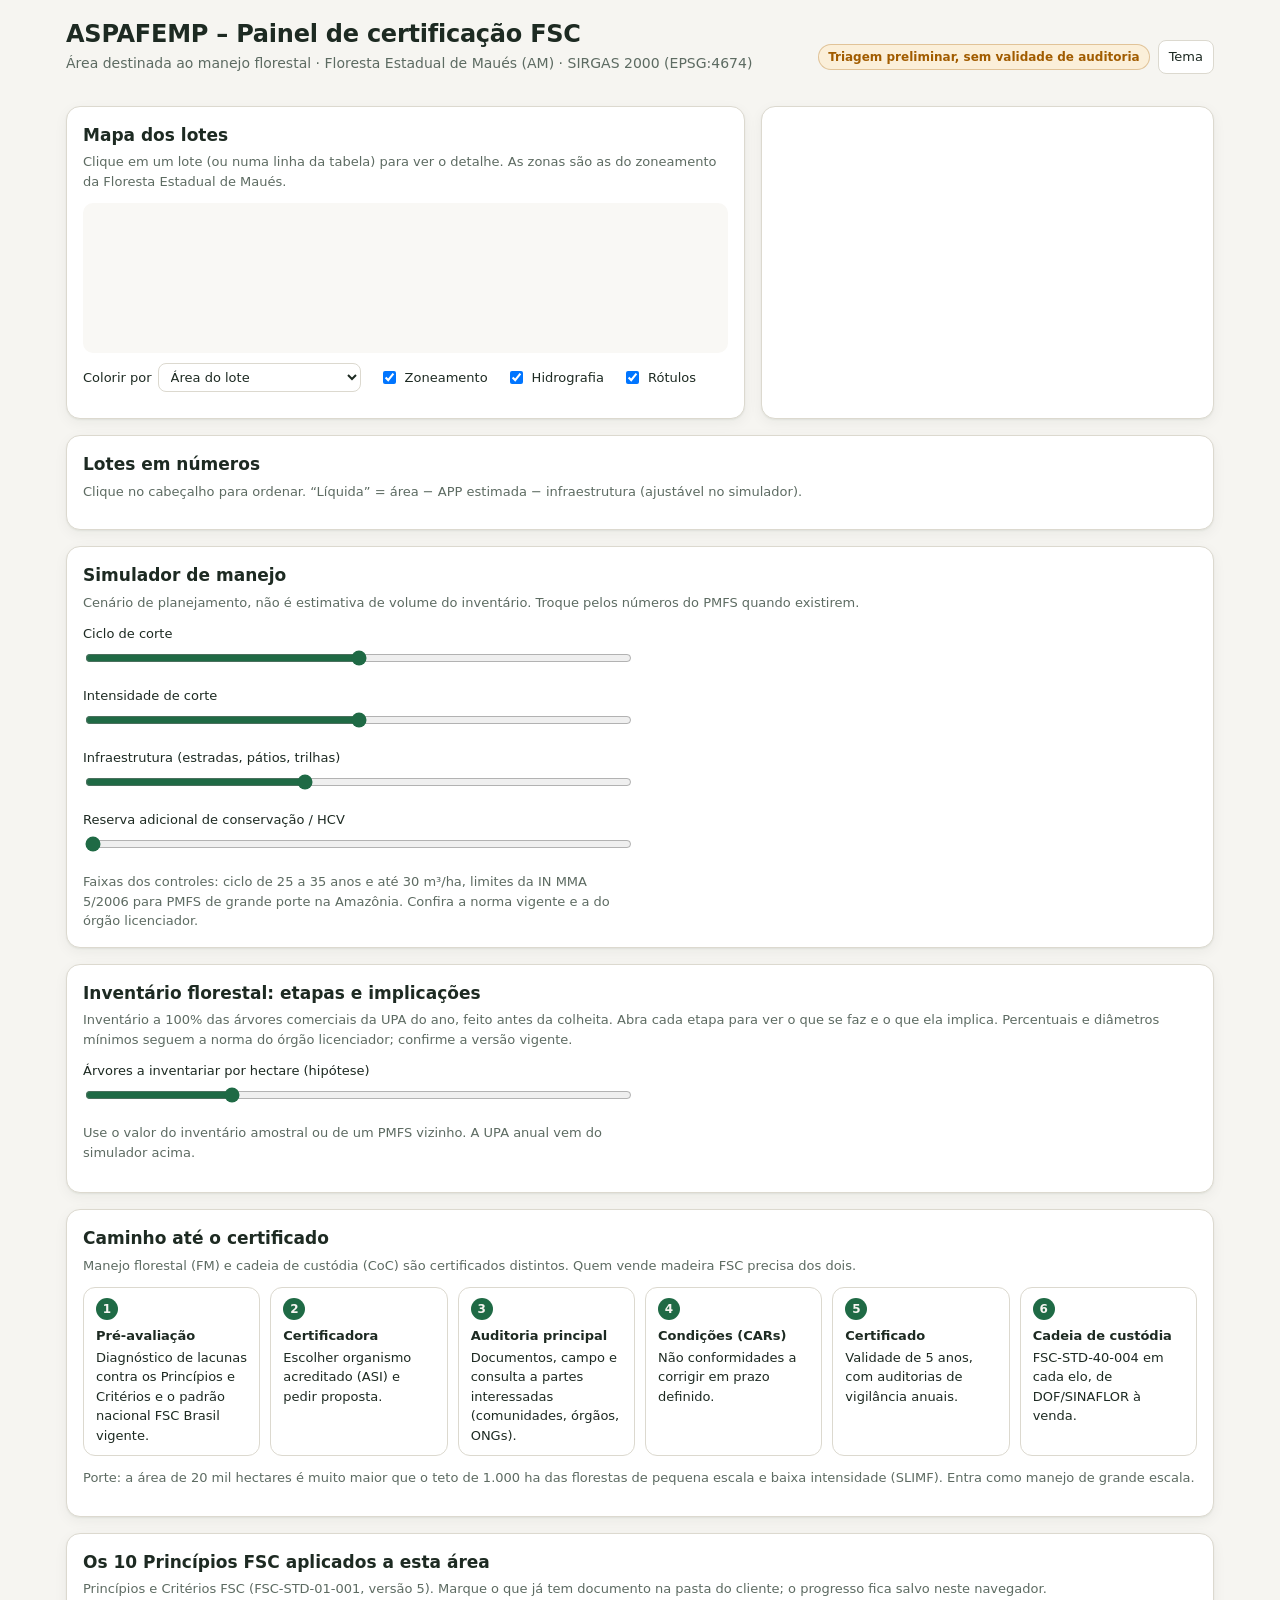
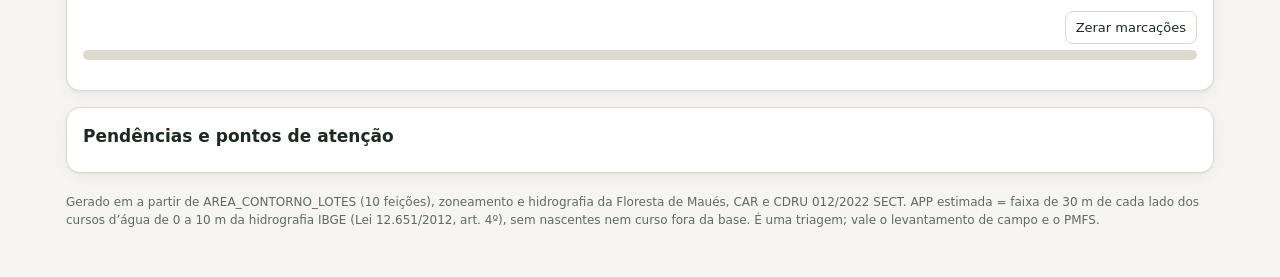
<file: scripts/template.html>
<!doctype html>
<html lang="pt-BR">
<head>
<meta charset="utf-8">
<meta name="viewport" content="width=device-width, initial-scale=1">
<title>Painel FSC – ASPAFEMP</title>
<style>
:root{
  --bg:#f6f5f1; --surface:#ffffff; --ink:#1d2a22; --muted:#5d6b62; --line:#dcd9cf;
  --accent:#1f6a45; --accent-soft:#e1efe5; --warn:#a15c00; --warn-soft:#fbefd9; --bad:#a32d2d; --bad-soft:#f8e1e1; --ok:#1f6a45; --info:#285f8f; --info-soft:#e0ecf6;
  --water:#2b73b8; --shadow:0 1px 2px rgba(20,30,25,.06),0 4px 14px rgba(20,30,25,.05);
}
@media (prefers-color-scheme:dark){
  :root:not([data-theme="light"]){
    --bg:#121814; --surface:#1b231e; --ink:#e8efe9; --muted:#a2b0a7; --line:#2f3b34;
    --accent:#6fcf97; --accent-soft:#1f3a2b; --warn:#f0b35a; --warn-soft:#3a2c12; --bad:#f08a8a; --bad-soft:#3d1f1f; --ok:#6fcf97; --info:#7fb6e8; --info-soft:#1c2f42;
    --water:#6aaee8; --shadow:none;
  }
}
:root[data-theme="dark"]{
  --bg:#121814; --surface:#1b231e; --ink:#e8efe9; --muted:#a2b0a7; --line:#2f3b34;
  --accent:#6fcf97; --accent-soft:#1f3a2b; --warn:#f0b35a; --warn-soft:#3a2c12; --bad:#f08a8a; --bad-soft:#3d1f1f; --ok:#6fcf97; --info:#7fb6e8; --info-soft:#1c2f42;
  --water:#6aaee8; --shadow:none;
}
*{box-sizing:border-box}
html{-webkit-text-size-adjust:100%}
body{margin:0;background:var(--bg);color:var(--ink);font:15px/1.5 system-ui,-apple-system,"Segoe UI",Roboto,sans-serif}
.wrap{max-width:1180px;margin:0 auto;padding:20px 16px 48px}
header{display:flex;flex-wrap:wrap;gap:12px;align-items:flex-end;justify-content:space-between;margin-bottom:16px}
h1{font-size:24px;line-height:1.2;margin:0 0 4px;letter-spacing:-.01em}
.sub{color:var(--muted);font-size:14px}
.chip{display:inline-block;font-size:12px;font-weight:600;padding:3px 9px;border-radius:999px;background:var(--warn-soft);color:var(--warn);border:1px solid color-mix(in srgb,var(--warn) 30%,transparent)}
.chip.ok{background:var(--accent-soft);color:var(--ok);border-color:color-mix(in srgb,var(--ok) 30%,transparent)}
.chip.bad{background:var(--bad-soft);color:var(--bad);border-color:color-mix(in srgb,var(--bad) 30%,transparent)}
.chip.info{background:var(--info-soft);color:var(--info);border-color:color-mix(in srgb,var(--info) 30%,transparent)}
.chip.mute{background:transparent;color:var(--muted);border-color:var(--line)}
.btn{font:inherit;font-size:13px;color:var(--ink);background:var(--surface);border:1px solid var(--line);border-radius:8px;padding:6px 10px;cursor:pointer}
.btn:hover{border-color:var(--accent)}
.kpis{display:grid;grid-template-columns:repeat(auto-fit,minmax(170px,1fr));gap:12px;margin-bottom:16px}
.card{background:var(--surface);border:1px solid var(--line);border-radius:14px;padding:16px;box-shadow:var(--shadow)}
.kpi .v{font-size:28px;font-weight:700;letter-spacing:-.02em;line-height:1.1}
.kpi .l{color:var(--muted);font-size:13px;margin-top:4px}
.kpi .n{font-size:12px;color:var(--muted);margin-top:6px}
h2{font-size:17px;margin:0 0 4px}
.hint{color:var(--muted);font-size:13px;margin:0 0 12px}
.grid2{display:grid;grid-template-columns:minmax(0,1.5fr) minmax(0,1fr);gap:16px;margin-bottom:16px}
@media (max-width:860px){.grid2{grid-template-columns:1fr}}
.mapbox{position:relative}
svg#mapa{width:100%;height:auto;display:block;border-radius:10px;background:color-mix(in srgb,var(--bg) 70%,var(--surface))}
.lot{stroke:var(--ink);stroke-width:.0009;stroke-opacity:.8;cursor:pointer;transition:opacity .12s}
.lot:hover{opacity:.85}
.lot:focus{outline:none;stroke-width:.003;stroke:var(--accent)}
.lot.sel{stroke-width:.0032;stroke:#e5484d}
.lotlbl{font-size:.0095px;font-weight:700;fill:var(--ink);text-anchor:middle;pointer-events:none;paint-order:stroke;stroke:var(--surface);stroke-width:.0022;stroke-linejoin:round}
.hyd{fill:none;stroke:var(--water);stroke-width:.0006;stroke-linecap:round}
.ctl{display:flex;flex-wrap:wrap;gap:12px 18px;align-items:center;margin:10px 0 0;font-size:13px}
.ctl label{display:inline-flex;gap:6px;align-items:center;cursor:pointer}
select{font:inherit;font-size:13px;background:var(--surface);color:var(--ink);border:1px solid var(--line);border-radius:8px;padding:5px 8px}
.legend{display:flex;flex-wrap:wrap;gap:6px 14px;font-size:12px;color:var(--muted);margin-top:10px}
.legend i{display:inline-block;width:12px;height:12px;border-radius:3px;margin-right:5px;vertical-align:-2px;border:1px solid rgba(0,0,0,.15)}
#tip{position:absolute;pointer-events:none;background:var(--ink);color:var(--bg);font-size:12px;padding:5px 8px;border-radius:6px;opacity:0;transition:opacity .1s;white-space:nowrap;z-index:3}
.dl{display:grid;grid-template-columns:auto 1fr;gap:6px 14px;font-size:14px;margin:10px 0}
.dl dt{color:var(--muted)} .dl dd{margin:0;font-variant-numeric:tabular-nums;text-align:right}
.bar{height:10px;border-radius:5px;background:var(--line);overflow:hidden;display:flex}
.bar span{display:block;height:100%}
.zrow{display:flex;justify-content:space-between;font-size:13px;gap:8px;margin-top:4px}
.zrow b{font-variant-numeric:tabular-nums}
.alerts{display:flex;flex-direction:column;gap:6px;margin-top:10px}
.alert{font-size:13px;padding:8px 10px;border-radius:8px;background:var(--warn-soft);color:var(--ink);border-left:3px solid var(--warn)}
.alert.info{background:var(--info-soft);border-left-color:var(--info)}
table{border-collapse:collapse;width:100%;font-size:13px;font-variant-numeric:tabular-nums}
th,td{padding:7px 8px;text-align:right;border-bottom:1px solid var(--line)}
th:first-child,td:first-child{text-align:left}
th{color:var(--muted);font-weight:600;cursor:pointer;white-space:nowrap}
tr.row{cursor:pointer} tr.row:hover td{background:var(--accent-soft)} tr.row.sel td{background:var(--accent-soft);font-weight:600}
.tscroll{overflow-x:auto}
.sim{display:grid;grid-template-columns:minmax(0,1fr) minmax(0,1fr);gap:20px}
@media (max-width:760px){.sim{grid-template-columns:1fr}}
.field{margin-bottom:14px}
.field label{display:flex;justify-content:space-between;font-size:13px;margin-bottom:4px}
.field label b{font-variant-numeric:tabular-nums}
input[type=range]{width:100%;accent-color:var(--accent)}
.out{display:grid;grid-template-columns:1fr 1fr;gap:10px}
.out div{background:var(--bg);border-radius:10px;padding:10px 12px}
.out .v{font-size:20px;font-weight:700;font-variant-numeric:tabular-nums}
.out .l{font-size:12px;color:var(--muted)}
.fsc{display:grid;grid-template-columns:repeat(auto-fill,minmax(330px,1fr));gap:12px}
.pr{border:1px solid var(--line);border-radius:12px;padding:12px 14px;background:var(--surface)}
.pr.done{border-color:var(--accent);background:color-mix(in srgb,var(--accent-soft) 55%,var(--surface))}
.pr h3{font-size:14px;margin:0 0 4px;display:flex;gap:8px;align-items:baseline;justify-content:space-between}
.pr h3 span.n{color:var(--muted);font-weight:500;margin-right:6px}
.pr p{margin:4px 0;font-size:13px}
.pr .k{color:var(--muted);font-size:11px;text-transform:uppercase;letter-spacing:.05em;margin-top:8px}
.pr label.chk{display:flex;gap:7px;align-items:center;font-size:13px;margin-top:10px;cursor:pointer}
.prog{height:10px;background:var(--line);border-radius:6px;overflow:hidden;margin:6px 0 14px}
.prog span{display:block;height:100%;background:var(--accent);transition:width .2s}
.steps{display:grid;grid-template-columns:repeat(auto-fit,minmax(170px,1fr));gap:10px;counter-reset:s}
.step{border:1px solid var(--line);border-radius:12px;padding:10px 12px;font-size:13px;background:var(--surface)}
.step b{display:block;margin-bottom:2px}
.step::before{counter-increment:s;content:counter(s);display:inline-flex;width:22px;height:22px;border-radius:50%;background:var(--accent);color:var(--bg);font-size:12px;font-weight:700;align-items:center;justify-content:center;margin-bottom:6px}
ul.pend{margin:6px 0 0;padding-left:18px;font-size:13.5px} ul.pend li{margin:4px 0}
footer{color:var(--muted);font-size:12px;margin-top:20px}
section{margin-bottom:16px}
</style>
</head>
<body>
<div class="wrap">
<header>
  <div>
    <h1>ASPAFEMP – Painel de certificação FSC</h1>
    <div class="sub">Área destinada ao manejo florestal · Floresta Estadual de Maués (AM) · SIRGAS 2000 (EPSG:4674)</div>
  </div>
  <div style="display:flex;gap:8px;align-items:center;flex-wrap:wrap">
    <span class="chip">Triagem preliminar, sem validade de auditoria</span>
    <button class="btn" id="tema" type="button">Tema</button>
  </div>
</header>

<div class="kpis" id="kpis"></div>

<section class="grid2">
  <div class="card">
    <h2>Mapa dos lotes</h2>
    <p class="hint">Clique em um lote (ou numa linha da tabela) para ver o detalhe. As zonas são as do zoneamento da Floresta Estadual de Maués.</p>
    <div class="mapbox">
      <svg id="mapa" role="img" aria-label="Mapa dos lotes da ASPAFEMP"></svg>
      <div id="tip"></div>
    </div>
    <div class="ctl">
      <label>Colorir por
        <select id="modo">
          <option value="area">Área do lote</option>
          <option value="app">APP estimada (% do lote)</option>
          <option value="comp">Compacidade da forma</option>
          <option value="zona">Zona dominante</option>
        </select>
      </label>
      <label><input type="checkbox" id="chkZon" checked> Zoneamento</label>
      <label><input type="checkbox" id="chkHid" checked> Hidrografia</label>
      <label><input type="checkbox" id="chkLbl" checked> Rótulos</label>
    </div>
    <div class="legend" id="legenda"></div>
  </div>
  <div class="card" id="detalhe"></div>
</section>

<section class="card">
  <h2>Lotes em números</h2>
  <p class="hint">Clique no cabeçalho para ordenar. “Líquida” = área − APP estimada − infraestrutura (ajustável no simulador).</p>
  <div class="tscroll"><table id="tabela"></table></div>
</section>

<section class="card">
  <h2>Simulador de manejo</h2>
  <p class="hint">Cenário de planejamento, não é estimativa de volume do inventário. Troque pelos números do PMFS quando existirem.</p>
  <div class="sim">
    <div>
      <div class="field"><label>Ciclo de corte <b id="vCiclo"></b></label><input type="range" id="ciclo" min="25" max="35" step="1" value="30"></div>
      <div class="field"><label>Intensidade de corte <b id="vInt"></b></label><input type="range" id="intens" min="10" max="30" step="1" value="20"></div>
      <div class="field"><label>Infraestrutura (estradas, pátios, trilhas) <b id="vInfra"></b></label><input type="range" id="infra" min="0" max="10" step="0.5" value="4"></div>
      <div class="field"><label>Reserva adicional de conservação / HCV <b id="vCons"></b></label><input type="range" id="cons" min="0" max="30" step="1" value="0"></div>
      <p class="hint" style="margin-bottom:0">Faixas dos controles: ciclo de 25 a 35 anos e até 30 m³/ha, limites da IN MMA 5/2006 para PMFS de grande porte na Amazônia. Confira a norma vigente e a do órgão licenciador.</p>
    </div>
    <div>
      <div class="out" id="saida"></div>
      <div class="alerts" id="alertaSim"></div>
    </div>
  </div>
</section>

<section class="card">
  <h2>Inventário florestal: etapas e implicações</h2>
  <p class="hint">Inventário a 100% das árvores comerciais da UPA do ano, feito antes da colheita. Abra cada etapa para ver o que se faz e o que ela implica. Percentuais e diâmetros mínimos seguem a norma do órgão licenciador; confirme a versão vigente.</p>
  <div class="sim" style="margin-bottom:14px">
    <div>
      <div class="field"><label>Árvores a inventariar por hectare (hipótese) <b id="vDens"></b></label><input type="range" id="dens" min="2" max="25" step="1" value="8"></div>
      <p class="hint" style="margin-bottom:0">Use o valor do inventário amostral ou de um PMFS vizinho. A UPA anual vem do simulador acima.</p>
    </div>
    <div class="out" id="saidaInv"></div>
  </div>
  <div id="invSteps"></div>
</section>

<section class="card">
  <h2>Caminho até o certificado</h2>
  <p class="hint">Manejo florestal (FM) e cadeia de custódia (CoC) são certificados distintos. Quem vende madeira FSC precisa dos dois.</p>
  <div class="steps">
    <div class="step"><b>Pré-avaliação</b>Diagnóstico de lacunas contra os Princípios e Critérios e o padrão nacional FSC Brasil vigente.</div>
    <div class="step"><b>Certificadora</b>Escolher organismo acreditado (ASI) e pedir proposta.</div>
    <div class="step"><b>Auditoria principal</b>Documentos, campo e consulta a partes interessadas (comunidades, órgãos, ONGs).</div>
    <div class="step"><b>Condições (CARs)</b>Não conformidades a corrigir em prazo definido.</div>
    <div class="step"><b>Certificado</b>Validade de 5 anos, com auditorias de vigilância anuais.</div>
    <div class="step"><b>Cadeia de custódia</b>FSC-STD-40-004 em cada elo, de DOF/SINAFLOR à venda.</div>
  </div>
  <p class="hint" style="margin-top:12px">Porte: a área de 20 mil hectares é muito maior que o teto de 1.000 ha das florestas de pequena escala e baixa intensidade (SLIMF). Entra como manejo de grande escala.</p>
</section>

<section class="card">
  <h2>Os 10 Princípios FSC aplicados a esta área</h2>
  <p class="hint">Princípios e Critérios FSC (FSC-STD-01-001, versão 5). Marque o que já tem documento na pasta do cliente; o progresso fica salvo neste navegador.</p>
  <div style="display:flex;justify-content:space-between;font-size:13px"><span id="progTxt"></span><button class="btn" id="zerar" type="button">Zerar marcações</button></div>
  <div class="prog"><span id="progBar" style="width:0"></span></div>
  <div class="fsc" id="fsc"></div>
</section>

<section class="card">
  <h2>Pendências e pontos de atenção</h2>
  <ul class="pend" id="pend"></ul>
</section>

<footer>
  Gerado em <span id="gerado"></span> a partir de AREA_CONTORNO_LOTES (10 feições), zoneamento e hidrografia da Floresta de Maués, CAR e CDRU 012/2022 SECT.
  APP estimada = faixa de 30 m de cada lado dos cursos d’água de 0 a 10 m da hidrografia IBGE (Lei 12.651/2012, art. 4º), sem nascentes nem curso fora da base. É uma triagem; vale o levantamento de campo e o PMFS.
</footer>
</div>

<script>
const DATA = /*DATA*/;
const CTX = {
  uc:"Floresta Estadual de Maués", cdru:"CDRU 012/2022 SECT", comunidades20:13, comunidadeProx:5.1,
  comunidades:[["São Sebastião do Pajurá",5.1],["Nova Jerusalém",5.1],["São João",5.4],["Varre Vento",5.6],["São José do Cicantá",6.3],["Base Parauari (CEUC)",6.5],["N. S. do Pingo de Ouro",7.3],["São Raimundo",10.3]],
  flona:22.9, parna:57.0, gerado:"21/11/2026"
};
const ZCOR = {"Especial para adequação fundiária":"#b08968","Preservação":"#2f6f4e","Manejo Florestal":"#1f8a8a","Uso Extensivo":"#a9cf98","Uso Intensivo":"#e0b44c","Amortecimento":"#d9d0bf"};
const f = (n,d=0)=>Number(n).toLocaleString("pt-BR",{minimumFractionDigits:d,maximumFractionDigits:d});
const $ = s=>document.querySelector(s);
const L = DATA.lotes;

/* ---------- métricas ---------- */
L.forEach(l=>{
  l.comp = 4*Math.PI*(l.area_ha*1e4)/Math.pow(l.perim_m,2);
  l.appPct = l.app_ha/l.area_ha*100;
  const zs = Object.entries(l.zonas).filter(([,v])=>v>0).sort((a,b)=>b[1]-a[1]);
  const tot = zs.reduce((s,[,v])=>s+v,0);
  l.zlist = zs.map(([z,v])=>[z,v/tot*100]);
  l.zdom = zs[0][0];
});
const EXT_PCT = L.reduce((s,l)=>s+l.area_ha*(l.zlist.find(z=>z[0]==="Uso Extensivo")?.[1]||0)/100,0)/L.reduce((s,l)=>s+l.area_ha,0)*100;
const TOT = L.reduce((s,l)=>s+l.area_ha,0);
const TOT_APP = L.reduce((s,l)=>s+l.app_ha,0);
const TOT_HID = L.reduce((s,l)=>s+l.hidro_km,0);
let sel = null, sortKey="lote", sortDir=1;

/* ---------- KPIs ---------- */
function kpis(){
  const ext = L.reduce((s,l)=>s+l.area_ha*(l.zlist.find(z=>z[0]==="Uso Extensivo")?.[1]||0)/100,0);
  const items = [
    [f(TOT,0)+" ha","Área total dos 10 lotes","Soma dos atributos, conferida pela área elipsoidal"],
    [L.length,"Lotes","Do "+L[0].lote+" ao "+L[L.length-1].lote+", com lacunas (ver pendências)"],
    [f(TOT_APP,0)+" ha","APP estimada ("+f(TOT_APP/TOT*100,1)+"%)",f(TOT_HID,0)+" km de cursos d’água nos lotes"],
    [f(ext/TOT*100,1)+"%","Em zona de Uso Extensivo","Nenhum lote está em zona de Manejo Florestal"],
    [f(CTX.comunidades20,0),"Comunidades a até 20 km","A mais próxima a "+f(CTX.comunidadeProx,1)+" km"]
  ];
  $("#kpis").innerHTML = items.map(i=>`<div class="card kpi"><div class="v">${i[0]}</div><div class="l">${i[1]}</div><div class="n">${i[2]}</div></div>`).join("");
}

/* ---------- mapa ---------- */
const lat0 = -3.9, kx = Math.cos(lat0*Math.PI/180);
const px = lon=>lon*kx, py = lat=>-lat;
const b = DATA.bbox, m=.045;
const VB = [px(b[0])-m, py(b[3])-m, (px(b[2])-px(b[0]))+2*m, (py(b[1])-py(b[3]))+2*m];
function ringPath(r){return "M"+r.map(c=>px(c[0]).toFixed(5)+","+py(c[1]).toFixed(5)).join("L")+"Z"}
function geomPath(g){
  if(g.type==="Polygon") return g.coordinates.map(ringPath).join("");
  if(g.type==="MultiPolygon") return g.coordinates.map(p=>p.map(ringPath).join("")).join("");
  if(g.type==="LineString") return "M"+g.coordinates.map(c=>px(c[0]).toFixed(5)+","+py(c[1]).toFixed(5)).join("L");
  if(g.type==="MultiLineString") return g.coordinates.map(l=>"M"+l.map(c=>px(c[0]).toFixed(5)+","+py(c[1]).toFixed(5)).join("L")).join("");
  if(g.type==="GeometryCollection") return g.geometries.map(geomPath).join("");
  return "";
}
function lerp(a,b,t){return a.map((v,i)=>Math.round(v+(b[i]-v)*t))}
function scale(t){const c=lerp([226,240,226],[24,100,66],Math.max(0,Math.min(1,t)));return `rgb(${c})`}
function metric(l){
  const mo=$("#modo").value;
  if(mo==="area")return l.area_ha; if(mo==="app")return l.appPct; if(mo==="comp")return l.comp; return 0;
}
function colorFor(l){
  const mo=$("#modo").value;
  if(mo==="zona")return ZCOR[l.zdom]||"#999";
  const vals=L.map(metric), lo=Math.min(...vals), hi=Math.max(...vals);
  return scale(hi===lo?.5:(metric(l)-lo)/(hi-lo));
}
function drawMap(){
  const svg=$("#mapa"); svg.setAttribute("viewBox",VB.join(" "));
  let s="";
  if($("#chkZon").checked) s+=DATA.zoneamento.map(z=>`<path d="${geomPath(z.geom)}" fill="${ZCOR[z.zona]||"#ccc"}" fill-opacity=".55" stroke="none"/>`).join("");
  s+=L.map(l=>`<path class="lot${sel===l.lote?" sel":""}" data-l="${l.lote}" tabindex="0" role="button" aria-label="${l.nome}, ${f(l.area_ha,0)} hectares" d="${ringPath(l.ring)}" fill="${colorFor(l)}" fill-opacity="${$("#chkZon").checked?.72:.92}"/>`).join("");
  if($("#chkHid").checked) s+=DATA.hidro.map(h=>`<path class="hyd" d="${geomPath(h.geom)}"/>`).join("");
  if($("#chkLbl").checked) s+=L.map(l=>`<text class="lotlbl" x="${px(l.centroide[0])}" y="${py(l.centroide[1])+.003}">${l.lote}</text>`).join("");
  svg.innerHTML=s;
  svg.querySelectorAll(".lot").forEach(p=>{
    p.addEventListener("click",()=>select(p.dataset.l));
    p.addEventListener("keydown",e=>{if(e.key==="Enter"||e.key===" "){e.preventDefault();select(p.dataset.l)}});
    p.addEventListener("mousemove",e=>tip(e,p.dataset.l));
    p.addEventListener("mouseleave",()=>$("#tip").style.opacity=0);
  });
  legend();
}
function tip(e,id){
  const l=L.find(x=>x.lote===id), t=$("#tip"), r=$(".mapbox").getBoundingClientRect();
  t.innerHTML=`<b>${l.nome}</b> · ${f(l.area_ha,0)} ha · APP ${f(l.appPct,1)}%`;
  t.style.left=(e.clientX-r.left+12)+"px"; t.style.top=(e.clientY-r.top+12)+"px"; t.style.opacity=1;
}
function legend(){
  const mo=$("#modo").value, el=$("#legenda"); let h="";
  if(mo==="zona"){
    const used=[...new Set(L.map(l=>l.zdom))];
    h=used.map(z=>`<span><i style="background:${ZCOR[z]}"></i>${z} (cor do lote)</span>`).join("");
  } else {
    const vals=L.map(metric), lo=Math.min(...vals), hi=Math.max(...vals);
    const u={area:" ha",app:"%",comp:""}[mo], d={area:0,app:1,comp:2}[mo];
    h=`<span><i style="background:${scale(0)}"></i>${f(lo,d)}${u}</span><span><i style="background:${scale(.5)}"></i>${f((lo+hi)/2,d)}${u}</span><span><i style="background:${scale(1)}"></i>${f(hi,d)}${u}</span>`;
  }
  if($("#chkZon").checked){
    h+=`<span style="flex-basis:100%"></span>`+Object.keys(ZCOR).filter(z=>DATA.zoneamento.some(q=>q.zona===z)).map(z=>`<span><i style="background:${ZCOR[z]};opacity:.7"></i>${z}</span>`).join("");
  }
  if($("#chkHid").checked) h+=`<span><i style="background:var(--water);height:3px;vertical-align:3px"></i>Curso d’água (0–10 m)</span>`;
  el.innerHTML=h;
}

/* ---------- detalhe ---------- */
function infraPct(){return +$("#infra").value}
function detalhe(){
  const el=$("#detalhe");
  if(!sel){
    el.innerHTML=`<h2>Visão geral</h2><p class="hint">Selecione um lote no mapa.</p>
      <dl class="dl"><dt>Área total</dt><dd>${f(TOT,2)} ha</dd><dt>Área média por lote</dt><dd>${f(TOT/L.length,0)} ha</dd>
      <dt>Maior / menor lote</dt><dd>${f(Math.max(...L.map(l=>l.area_ha)),0)} / ${f(Math.min(...L.map(l=>l.area_ha)),0)} ha</dd>
      <dt>Cursos d’água</dt><dd>${f(TOT_HID,1)} km</dd><dt>APP estimada</dt><dd>${f(TOT_APP,0)} ha</dd></dl>
      <div class="alerts">
        <div class="alert info"><b>Contexto legal:</b> os lotes estão dentro da ${CTX.uc}, unidade de conservação de uso sustentável, sob a ${CTX.cdru}.</div>
        <div class="alert"><b>Atenção:</b> o zoneamento coloca os lotes em Uso Extensivo, não em Manejo Florestal. Confirmar no plano de gestão da UC se o manejo madeireiro é permitido nessa zona.</div>
      </div>`;
    return;
  }
  const l=L.find(x=>x.lote===sel), liq=l.area_ha-l.app_ha-l.area_ha*infraPct()/100;
  const al=[];
  const pres=l.zlist.find(z=>z[0]==="Preservação"), man=l.zlist.find(z=>z[0]==="Manejo Florestal");
  if(l.zdom!=="Manejo Florestal") al.push(["Zona dominante: "+l.zdom+". Verificar se o manejo é permitido.",0]);
  if(pres&&pres[1]>=.1) al.push(["Parte do lote ("+f(pres[1]/100*l.area_ha,1)+" ha) cai em zona de Preservação. Excluir do plano de corte.",0]);
  if(l.comp<.3) al.push(["Forma alongada (compacidade "+f(l.comp,2)+"). Perímetro de "+f(l.perim_m/1000,1)+" km para "+f(l.area_ha,0)+" ha: mais borda, estrada e acesso mais difícil.",0]);
  if(l.appPct>5.5) al.push(["APP acima da média ("+f(l.appPct,1)+"% contra "+f(TOT_APP/TOT*100,1)+"%).",1]);
  if(!al.length) al.push(["Sem alerta geométrico ou de zoneamento neste lote.",1]);
  el.innerHTML=`<h2>${l.nome}</h2><p class="hint">${l.vertices} vértices · centroide ${f(l.centroide[1],4)}, ${f(l.centroide[0],4)}</p>
   <dl class="dl"><dt>Área</dt><dd>${f(l.area_ha,2)} ha</dd><dt>Perímetro</dt><dd>${f(l.perim_m/1000,2)} km</dd>
   <dt>Cursos d’água</dt><dd>${f(l.hidro_km,1)} km</dd><dt>APP estimada</dt><dd>${f(l.app_ha,1)} ha (${f(l.appPct,1)}%)</dd>
   <dt>Líquida (infra. ${f(infraPct(),1)}%)</dt><dd>${f(liq,0)} ha</dd><dt>Compacidade</dt><dd>${f(l.comp,2)}</dd></dl>
   <div class="k" style="font-size:12px;color:var(--muted)">Zonas do zoneamento</div>
   <div class="bar" style="margin-top:6px">${l.zlist.map(z=>`<span title="${z[0]}" style="width:${z[1]}%;background:${ZCOR[z[0]]||"#999"}"></span>`).join("")}</div>
   ${l.zlist.map(z=>`<div class="zrow"><span><i style="display:inline-block;width:10px;height:10px;border-radius:2px;background:${ZCOR[z[0]]||"#999"};margin-right:6px"></i>${z[0]}</span><b>${f(z[1],z[1]<1?2:1)}%</b></div>`).join("")}
   <div class="alerts">${al.map(a=>`<div class="alert${a[1]?" info":""}">${a[0]}</div>`).join("")}</div>
   <div style="margin-top:12px"><button class="btn" id="limpar" type="button">Voltar à visão geral</button></div>`;
  $("#limpar").onclick=()=>select(null);
}
function select(id){sel=(id===sel?null:id);drawMap();detalhe();tabela()}

/* ---------- tabela ---------- */
function tabela(){
  const infra=infraPct()/100;
  const rows=L.map(l=>({...l,liq:l.area_ha-l.app_ha-l.area_ha*infra}));
  const cols=[["lote","Lote"],["area_ha","Área (ha)"],["app_ha","APP (ha)"],["liq","Líquida (ha)"],["hidro_km","Hidro. (km)"],["comp","Compac."],["zdom","Zona dominante"]];
  rows.sort((a,b)=>(typeof a[sortKey]==="string"?a[sortKey].localeCompare(b[sortKey]):a[sortKey]-b[sortKey])*sortDir);
  $("#tabela").innerHTML="<thead><tr>"+cols.map(c=>`<th data-k="${c[0]}">${c[1]}${sortKey===c[0]?(sortDir>0?" ▲":" ▼"):""}</th>`).join("")+"</tr></thead><tbody>"+
    rows.map(r=>`<tr class="row${sel===r.lote?" sel":""}" data-l="${r.lote}"><td>${r.nome}</td><td>${f(r.area_ha,2)}</td><td>${f(r.app_ha,1)}</td><td>${f(r.liq,0)}</td><td>${f(r.hidro_km,1)}</td><td>${f(r.comp,2)}</td><td style="text-align:right">${r.zdom}</td></tr>`).join("")+
    `<tr><td><b>Total</b></td><td><b>${f(TOT,2)}</b></td><td><b>${f(TOT_APP,1)}</b></td><td><b>${f(rows.reduce((s,r)=>s+r.liq,0),0)}</b></td><td><b>${f(TOT_HID,1)}</b></td><td></td><td></td></tr></tbody>`;
  $("#tabela").querySelectorAll("th").forEach(t=>t.onclick=()=>{const k=t.dataset.k;sortDir=(sortKey===k?-sortDir:1);sortKey=k;tabela()});
  $("#tabela").querySelectorAll("tr.row").forEach(t=>t.onclick=()=>select(t.dataset.l));
}

/* ---------- simulador ---------- */
function sim(){
  const ciclo=+$("#ciclo").value, it=+$("#intens").value, infra=+$("#infra").value, cons=+$("#cons").value;
  $("#vCiclo").textContent=ciclo+" anos"; $("#vInt").textContent=it+" m³/ha"; $("#vInfra").textContent=f(infra,1)+"%"; $("#vCons").textContent=cons+"%";
  const prod=TOT-TOT_APP-TOT*infra/100-TOT*cons/100;
  const upa=prod/ciclo, vanual=upa*it;
  $("#saida").innerHTML=[
    [f(prod,0)+" ha","Área produtiva líquida ("+f(prod/TOT*100,1)+"% do total)"],
    [f(upa,0)+" ha/ano","Área de colheita anual (UPA)"],
    [f(vanual,0)+" m³/ano","Volume anual autorizável no cenário"],
    [f(vanual*ciclo,0)+" m³","Volume em um ciclo de "+ciclo+" anos"],
    [f(TOT*cons/100,0)+" ha","Reserva adicional fora do corte"],
    [f(it/ciclo,2)+" m³/ha/ano","Taxa média de colheita"]
  ].map(o=>`<div><div class="v">${o[0]}</div><div class="l">${o[1]}</div></div>`).join("");
  const a=[];
  a.push(["A taxa de colheita ("+f(it/ciclo,2)+" m³/ha/ano) precisa ficar abaixo do incremento medido nas parcelas permanentes. O FSC cobra essa comparação (P5 e P8). Sem esse dado, o cenário é só aritmética.",1]);
  if(it>=28) a.push(["Intensidade perto do teto legal de 30 m³/ha. Em auditoria FSC, intensidades altas pedem justificativa e monitoramento forte.",0]);
  if(cons===0) a.push(["Reserva adicional em 0%. O FSC pede áreas de conservação representativas (P6) e proteção de HCV (P9) além da APP. Defina o percentual com a avaliação de campo.",0]);
  $("#alertaSim").innerHTML=a.map(x=>`<div class="alert${x[1]?" info":""}">${x[0]}</div>`).join("");
  SIM.upa=upa; SIM.ciclo=ciclo; inv();
  detalhe(); tabela();
}
const SIM={upa:0,ciclo:30};

/* ---------- inventário ---------- */
const INV=[
 ["Planejamento e divisão em UPA e UT","Dividir a área produtiva em Unidades de Produção Anual (uma por ano do ciclo) e subdividir cada UPA em Unidades de Trabalho (UT) de tamanho operacional.",
  "Define a ordem de exploração do ciclo inteiro e fixa o limite de área colhida por ano. É a base do plano de manejo (P7).",
  "Os lotes de ~2.000 ha não são UPAs: com ciclo de 30 anos a UPA fica na casa de 600 ha. O Lote 13, alongado, precisa de desenho próprio das UTs.","P7"],
 ["Delimitação e picadas","Abrir linhas de orientação e marcar os limites de cada UT em campo, georreferenciando os vértices.",
  "Cria a evidência espacial de que a colheita ficou dentro da área licenciada (P1) e de que as APPs e áreas de conservação foram excluídas (P6).",
  "Cruzar as linhas com os 146 km de cursos d’água dos lotes. Nascentes e igarapés que a base IBGE não tem aparecem aqui e entram na APP.","P1, P6"],
 ["Identificação e medição das árvores","Plaquetear cada árvore de espécie comercial acima do diâmetro mínimo e medir DAP, altura comercial e qualidade do fuste. Registrar coordenada e espécie.",
  "É o dado que sustenta o volume, a rastreabilidade do tronco ao produto (P8) e o cálculo do rendimento sustentável (P5).",
  "É a etapa mais cara e demorada do manejo. O custo cresce com a densidade de árvores por hectare e com a dificuldade de acesso por rio.","P5, P8"],
 ["Identificação botânica e curadoria","Conferir os nomes populares e científicos com especialista, corrigindo sinonímias e espécies confundidas.",
  "Evita volume declarado em espécie errada, risco central em DOF e em auditoria de cadeia de custódia. Também mostra se há espécie ameaçada ou protegida (P6, P9).",
  "Espécie ameaçada ou proibida sai do corte e entra na lista de proteção. Reduz o volume do simulador na prática.","P6, P9"],
 ["Cálculo de volume e estatística","Calcular volume por árvore e por espécie, fitossociologia e erro de amostragem quando houver amostragem.",
  "O volume por hectare e a distribuição diamétrica comprovam que a intensidade de corte respeita o ciclo e o incremento (P5).",
  "Substitui a intensidade hipotética do simulador por número medido. Se der acima de 30 m³/ha, o plano tem de reduzir a intensidade.","P5"],
 ["Seleção de árvores de corte e retenção","Escolher as árvores a cortar pelo diâmetro mínimo de corte e deixar porta-sementes e remanescentes por espécie.",
  "Garante regeneração e manutenção da composição florestal (P6, P10). O FSC audita a retenção em campo.",
  "O percentual mínimo de retenção por espécie e por área vem da norma. Espécies raras podem ficar totalmente fora do corte.","P6, P10"],
 ["Mapa de infraestrutura","Planejar estradas, pátios e ramais de arraste sobre o mapa das árvores, evitando APP e declives fortes.",
  "É a base da exploração de impacto reduzido e reduz dano ao solo e à água (P6, P10).",
  "Aqui se confirma a infraestrutura de 4% do simulador. Em acesso fluvial, o porto e o transporte do rio pesam no custo.","P6, P10"],
 ["Submissão ao órgão e autorização","Entregar o inventário e o plano operacional anual (POA) para análise e liberação da UPA do ano.",
  "A colheita só começa com autorização válida (P1). O FSC também confere se o volume autorizado corresponde ao inventariado.",
  "Em UC estadual, a análise passa pelo órgão gestor da unidade. Contar prazo de análise antes da safra.","P1"],
 ["Colheita, monitoramento e inventário pós-colheita","Acompanhar o corte, medir danos e instalar parcelas permanentes para medir crescimento e regeneração.",
  "Fecha o ciclo de monitoramento (P8) e gera o incremento real, o dado que valida ou corrige ciclo e intensidade.",
  "Sem parcelas permanentes, a taxa de colheita do simulador não tem como ser comprovada em auditoria.","P8, P10"]
];
function inv(){
  const d=+$("#dens").value; $("#vDens").textContent=d+" árv./ha";
  const upa=SIM.upa, n=upa*d;
  $("#saidaInv").innerHTML=[
    [f(upa,0)+" ha","UPA anual a inventariar"],[f(n,0)+" árvores","Plaquetas e medições por UPA"],
    [f(n*SIM.ciclo,0)+" árvores","Inventário do ciclo inteiro"],[SIM.ciclo+" UPAs","Uma por ano do ciclo, cada uma com seu inventário"]
  ].map(o=>`<div><div class="v">${o[0]}</div><div class="l">${o[1]}</div></div>`).join("");
  if(!$("#invSteps").dataset.ok){
    $("#invSteps").dataset.ok=1;
    $("#invSteps").innerHTML=INV.map((s,i)=>`<details class="pr" style="margin-bottom:8px"><summary style="cursor:pointer;font-weight:600;font-size:14px"><span class="n" style="color:var(--muted);margin-right:6px">${i+1}.</span>${s[0]} <span class="chip mute" style="margin-left:6px">${s[4]}</span></summary>
      <div class="k">O que se faz</div><p>${s[1]}</p><div class="k">Implicação para o FSC e a licença</div><p>${s[2]}</p><div class="k">Implicação para esta área</div><p>${s[3]}</p></details>`).join("");
  }
}
$("#dens").addEventListener("input",inv);

/* ---------- princípios FSC ---------- */
const PR=[
 ["1","Conformidade com as leis","Licença e título em dia, sem passivo legal.",
  "Lotes dentro da "+CTX.uc+" (CDRU 012/2022 SECT). O zoneamento enquadra "+f(EXT_PCT,1)+"% em Uso Extensivo.","atenção",
  "Plano de gestão da UC e regra da zona para manejo madeireiro; autorização do órgão licenciador (PMFS); regularidade do CAR e da CDRU; CNPJ e ata da ASPAFEMP."],
 ["2","Direitos dos trabalhadores","Contratos, segurança do trabalho, sem trabalho infantil ou forçado.",
  "Sem dado no shape.","sem dado","Quadro de pessoal da operação, NR-31, EPI, treinamento, política de saúde e segurança."],
 ["3","Direitos dos povos indígenas","Direitos de uso e consulta livre, prévia e informada (CLPI).",
  "Nenhuma terra indígena aparece nas bases da pasta.","verificar","Consulta à FUNAI sobre terras indígenas e povos isolados na região; declaração de ausência de reivindicação."],
 ["4","Relações com as comunidades","Respeito a direitos legais e consuetudinários, diálogo e benefícios.",
  CTX.comunidades20+" comunidades a até 20 km; a mais próxima a "+f(CTX.comunidadeProx,1)+" km.","atenção",
  "Mapeamento de usos tradicionais (castanha, caça, pesca, roças), reuniões registradas, mecanismo de queixas, acordos de benefício."],
 ["5","Benefícios da floresta","Viabilidade econômica, uso múltiplo, rendimento sustentável.",
  "O simulador dá a ordem de grandeza da produção anual.","em andamento","Inventário florestal, plano de produtos, análise de viabilidade, taxa de colheita contra incremento."],
 ["6","Valores e impactos ambientais","Proteger solo, água e biodiversidade; áreas de conservação.",
  "APP estimada em "+f(TOT_APP,0)+" ha ("+f(TOT_APP/TOT*100,1)+"%), "+f(TOT_HID,0)+" km de cursos d’água.","atenção",
  "Mapa de APP e nascentes de campo, avaliação de impacto, áreas de conservação representativas, fauna ameaçada, plano de resíduos e combustíveis."],
 ["7","Planejamento do manejo","Plano documentado, objetivos, UPAs, revisão periódica.",
  "Lotes de ~2.000 ha são a base natural para as unidades de produção.","em andamento","PMFS com divisão em UPAs, inventário 100% (UPA anual), cronograma do ciclo, resumo público do plano."],
 ["8","Monitoramento e avaliação","Indicadores medidos, parcelas permanentes, rastreabilidade.",
  "Sem dado.","sem dado","Parcelas permanentes, monitoramento de dano e regeneração, rastreio árvore a produto (DOF/SINAFLOR)."],
 ["9","Altos Valores de Conservação (HCV)","Identificar, manter e monitorar HCV 1 a 6.",
  "FLONA do Pau-Rosa a "+f(CTX.flona,1)+" km e Parque Nacional da Amazônia a "+f(CTX.parna,0)+" km. Os lotes ficam dentro de UC estadual.","verificar",
  "Avaliação de HCV (biodiversidade, paisagem, ecossistemas, serviços, necessidades e valores culturais das comunidades), consulta a especialistas."],
 ["10","Implementação das atividades","Impacto reduzido, estradas e pátios planejados, proteção contra fogo e caça.",
  "O croqui de acesso indica rota fluvial pelos rios Maués-Açu e Parauari (cerca de 59 km).","atenção","Planejamento de estradas e trilhas, exploração de impacto reduzido (EIR), controle de caça e de acesso, plano de prevenção ao fogo."]
];
const CHIP={ "atenção":"", "sem dado":"mute","verificar":"info","em andamento":"ok"};
function fsc(){
  let st={}; try{st=JSON.parse(localStorage.getItem("fsc_aspafemp")||"{}")}catch(e){}
  $("#fsc").innerHTML=PR.map(p=>`<div class="pr${st[p[0]]?" done":""}"><h3><span><span class="n">P${p[0]}</span>${p[1]}</span><span class="chip ${CHIP[p[4]]}">${p[4]}</span></h3>
    <p>${p[2]}</p><div class="k">O que os dados mostram</div><p>${p[3]}</p><div class="k">Evidências a reunir</div><p>${p[5]}</p>
    <label class="chk"><input type="checkbox" data-p="${p[0]}" ${st[p[0]]?"checked":""}> Evidências reunidas</label></div>`).join("");
  const n=Object.values(st).filter(Boolean).length;
  $("#progTxt").textContent=n+" de 10 princípios com evidências reunidas"; $("#progBar").style.width=(n*10)+"%";
  $("#fsc").querySelectorAll("input").forEach(i=>i.onchange=()=>{st[i.dataset.p]=i.checked;try{localStorage.setItem("fsc_aspafemp",JSON.stringify(st))}catch(e){}fsc()});
  $("#zerar").onclick=()=>{st={};try{localStorage.removeItem("fsc_aspafemp")}catch(e){}fsc()};
}

/* ---------- pendências ---------- */
function pend(){
  const nums=L.map(l=>+l.lote), miss=[]; for(let i=Math.min(...nums);i<=Math.max(...nums);i++) if(!nums.includes(i)) miss.push(String(i).padStart(2,"0"));
  const long=L.filter(l=>l.comp<.3).map(l=>l.nome).join(", ");
  const items=[
   `<b>Enquadramento na UC:</b> confirmar no plano de gestão da ${CTX.uc} se manejo madeireiro empresarial cabe na zona de Uso Extensivo. A zona de Manejo Florestal do zoneamento não coincide com nenhum dos 10 lotes.`,
   `<b>Lotes fora do recorte:</b> o recorte de 20.000 ha tem os lotes 03 a 09, 12, 13 e 15. Faltam ${miss.join(", ")} na faixa 03–15. O contorno original de 26.362 ha usava outra seleção (01–04 e 08–16), então a lista de lotes mudou entre as versões.`,
   `<b>Forma dos lotes:</b> ${long||"nenhum lote"} tem forma muito alongada (compacidade abaixo de 0,3). Rever a divisão em unidades de produção.`,
   `<b>Camada UPF_2000HA:</b> as 10 UPFs de 2.000 ha da pasta ficam ao sul e não se sobrepõem a nenhum destes lotes. Parece versão antiga; não entrou no painel.`,
   `<b>APP:</b> faixa de 30 m calculada sobre a hidrografia IBGE. Nascentes (raio de 50 m) e igarapés pequenos fora da base exigem levantamento de campo e imagem de alta resolução.`,
   `<b>Sobreposição de 12, 13 e 15:</b> as bordas se tocam com sobreposição de poucos centímetros quadrados (ruído de digitalização). Sem efeito prático; vale limpar a topologia no QGIS.`,
   `<b>Comunidades:</b> nenhuma está dentro dos lotes, mas ${CTX.comunidades20} ficam a até 20 km. O FSC pede consulta e acordo documentados (P3 e P4). A camada de comunidades não traz número de famílias.`,
   `<b>Dados que o shape não tem:</b> inventário florestal, nascentes, HCV, estradas e pátios existentes, uso atual do solo, vizinhos e sobreposições com CAR de terceiros.`
  ];
  $("#pend").innerHTML=items.map(i=>`<li>${i}</li>`).join("");
}

/* ---------- tema e inicialização ---------- */
$("#tema").onclick=()=>{
  const r=document.documentElement, cur=r.getAttribute("data-theme");
  const dark=cur?cur==="dark":matchMedia("(prefers-color-scheme:dark)").matches;
  r.setAttribute("data-theme",dark?"light":"dark");
};
["modo","chkZon","chkHid","chkLbl"].forEach(id=>$("#"+id).addEventListener("change",drawMap));
["ciclo","intens","infra","cons"].forEach(id=>$("#"+id).addEventListener("input",sim));
$("#gerado").textContent=CTX.gerado;
kpis(); drawMap(); fsc(); pend(); sim();
</script>
</body>
</html>
</file>
